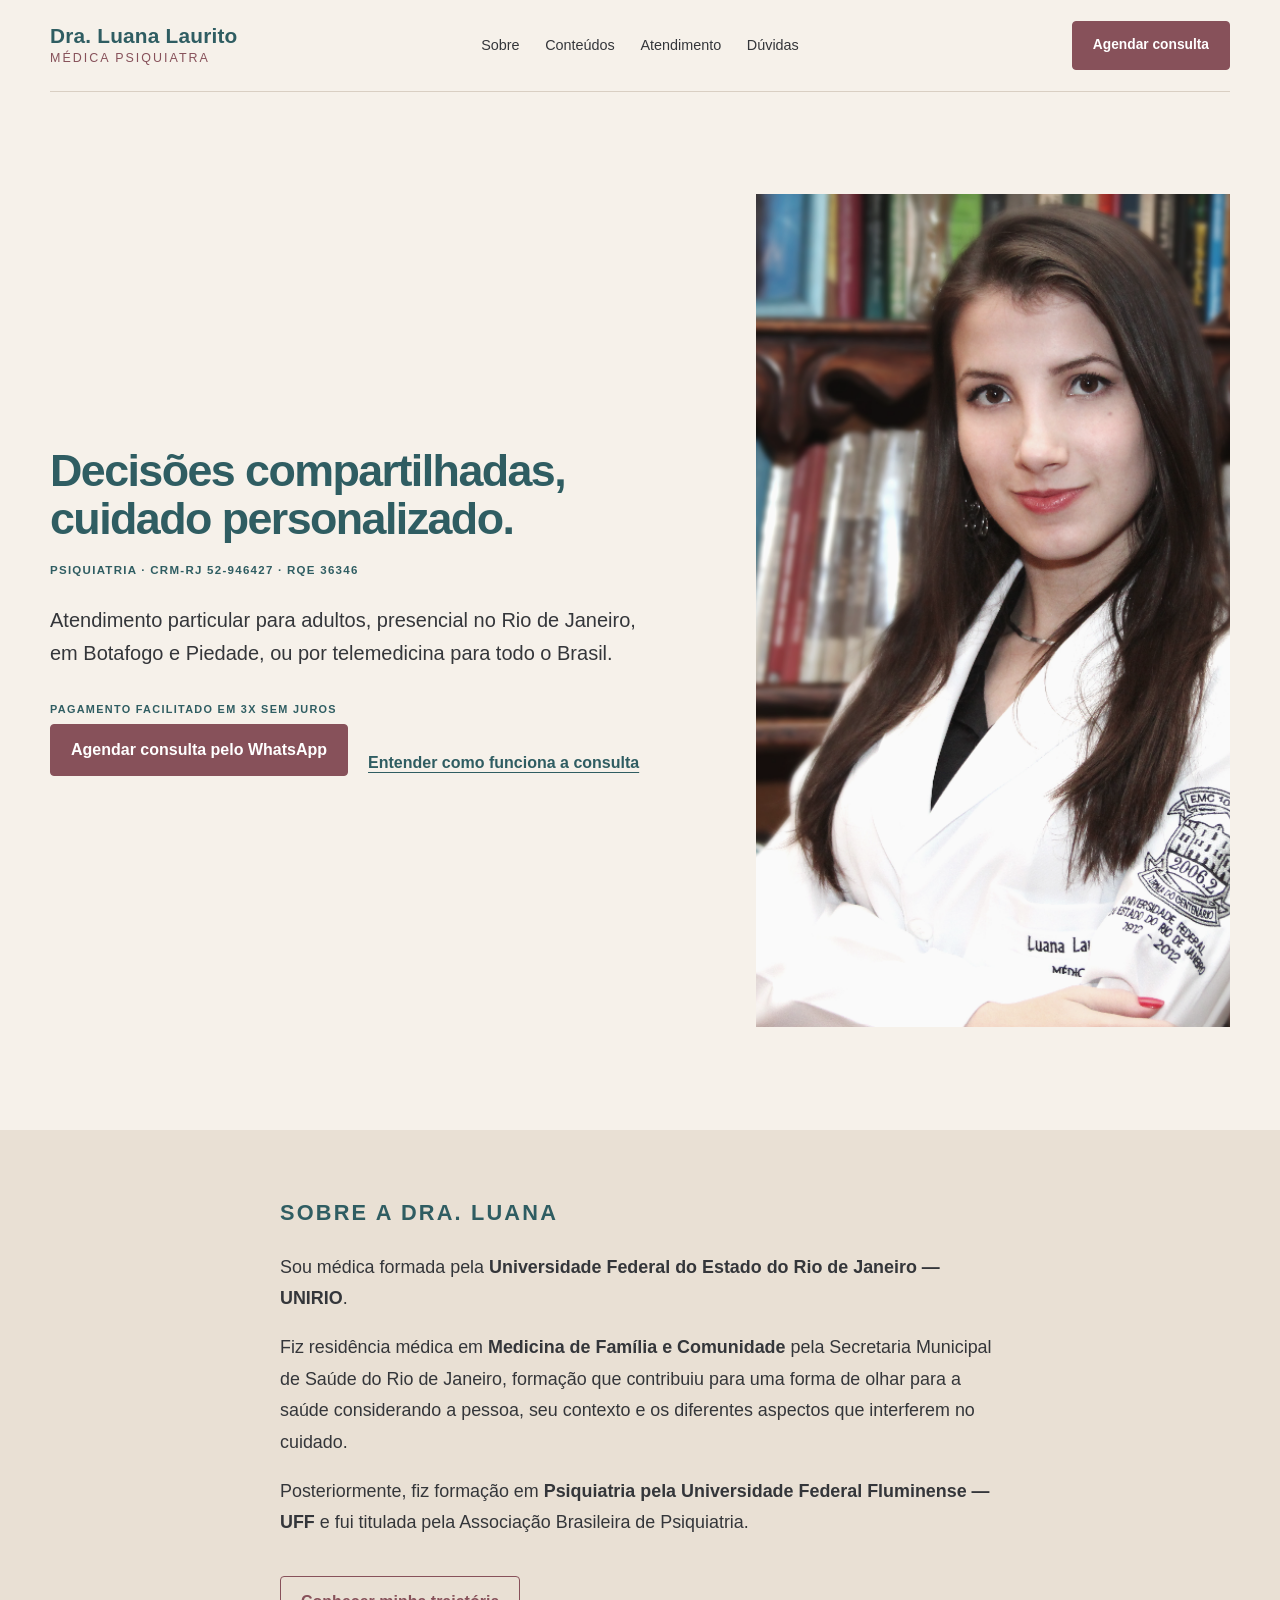
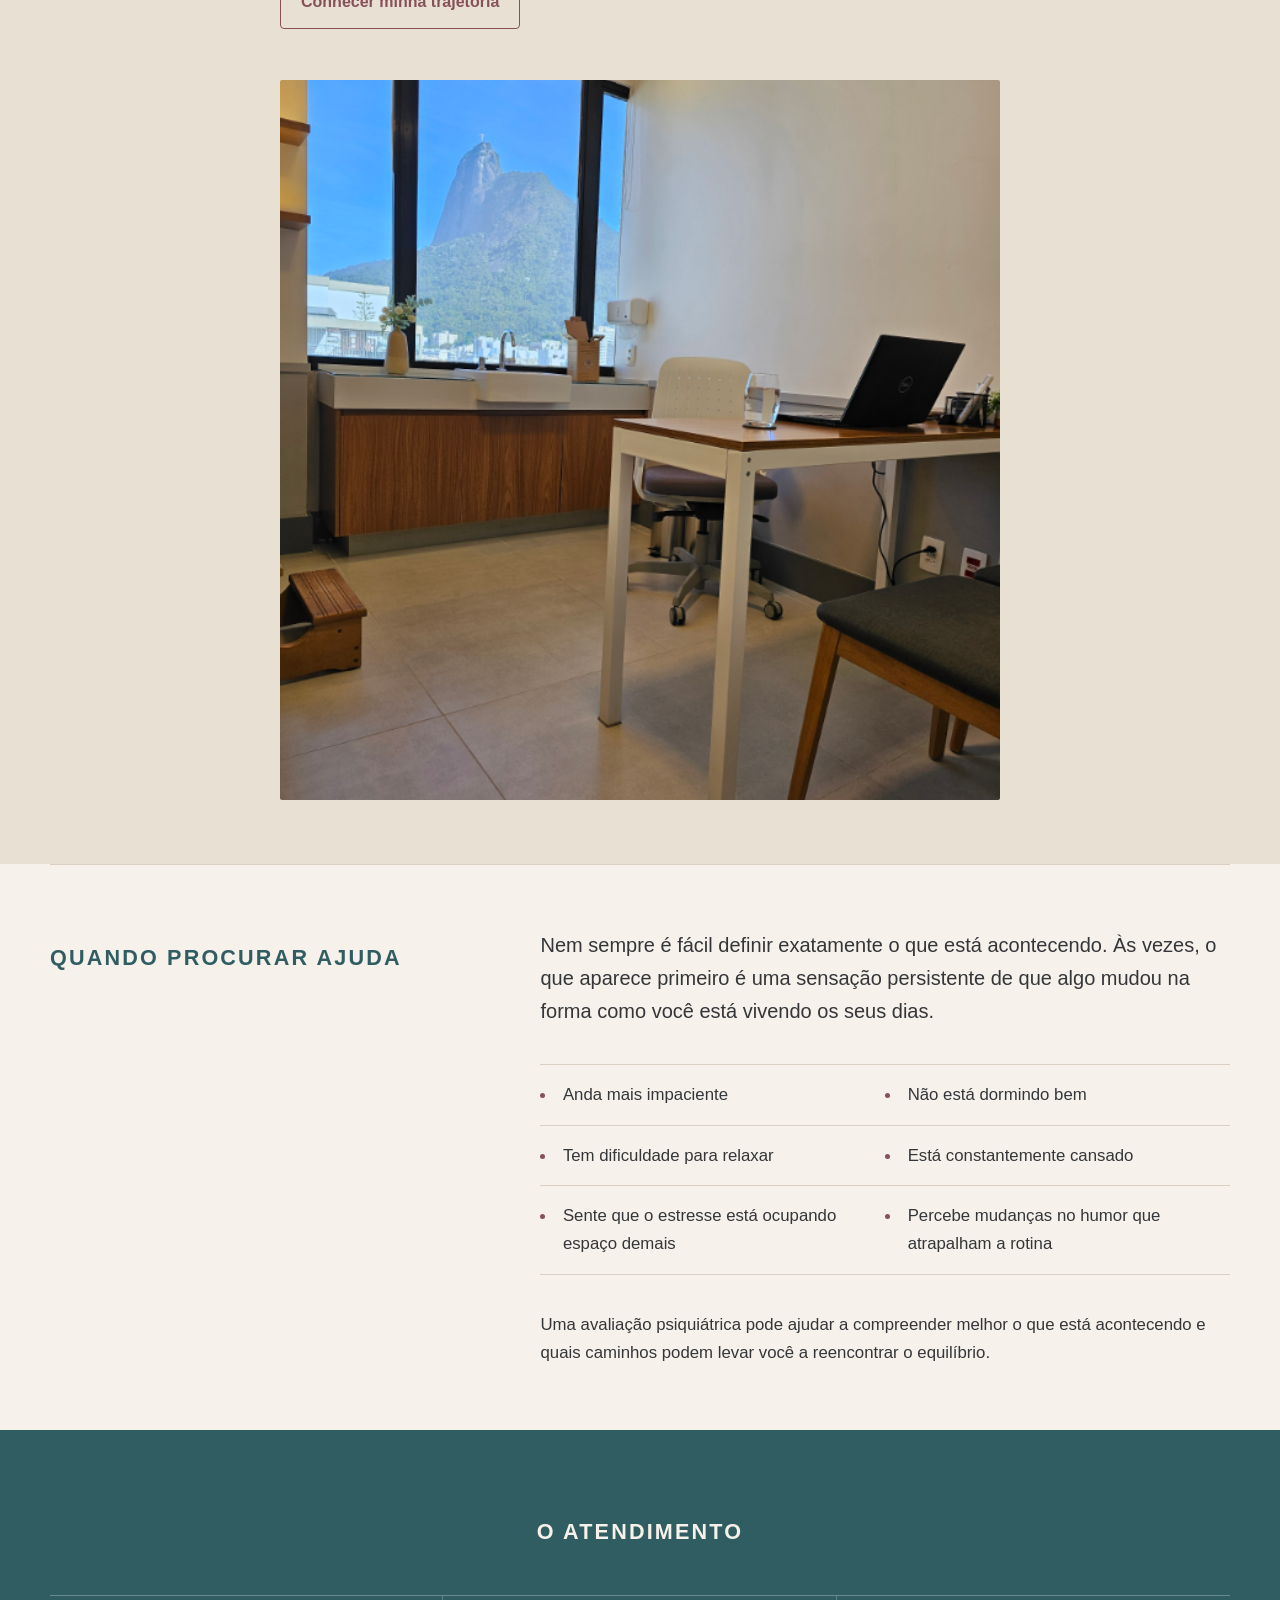
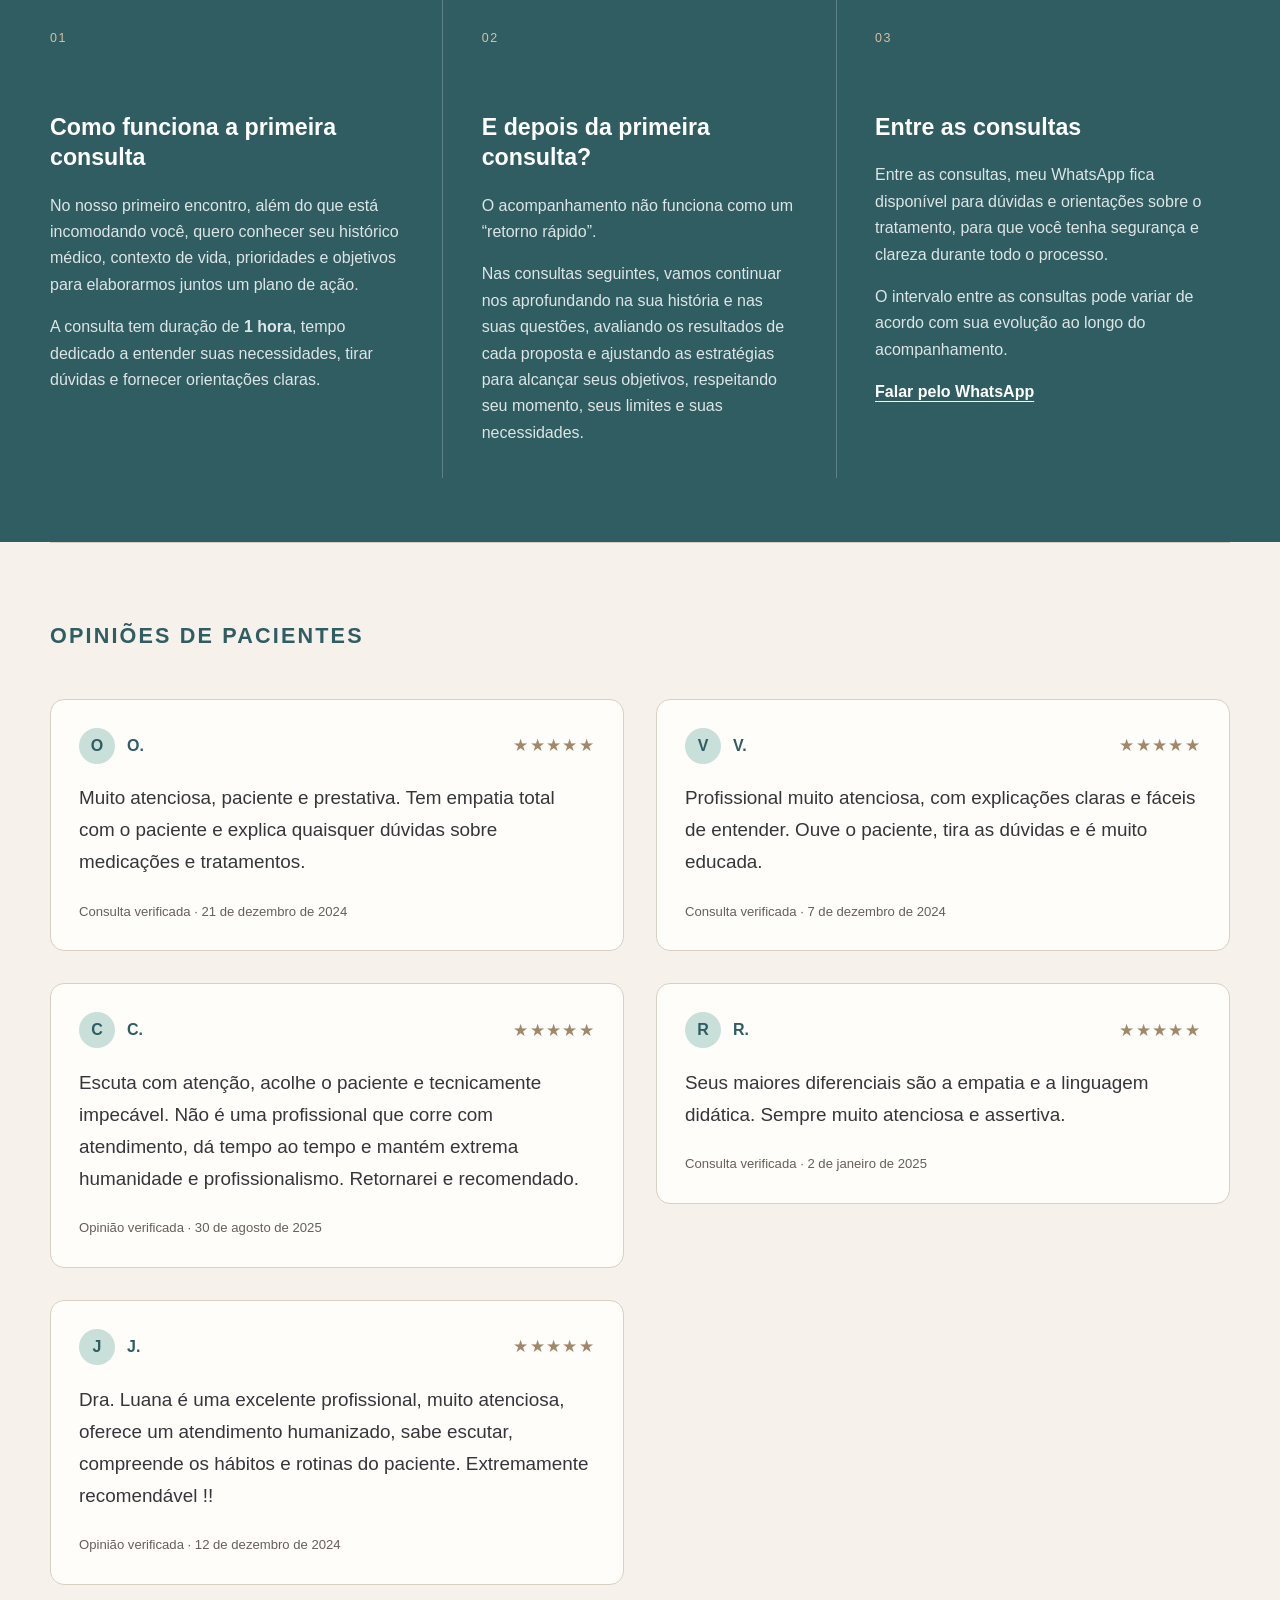
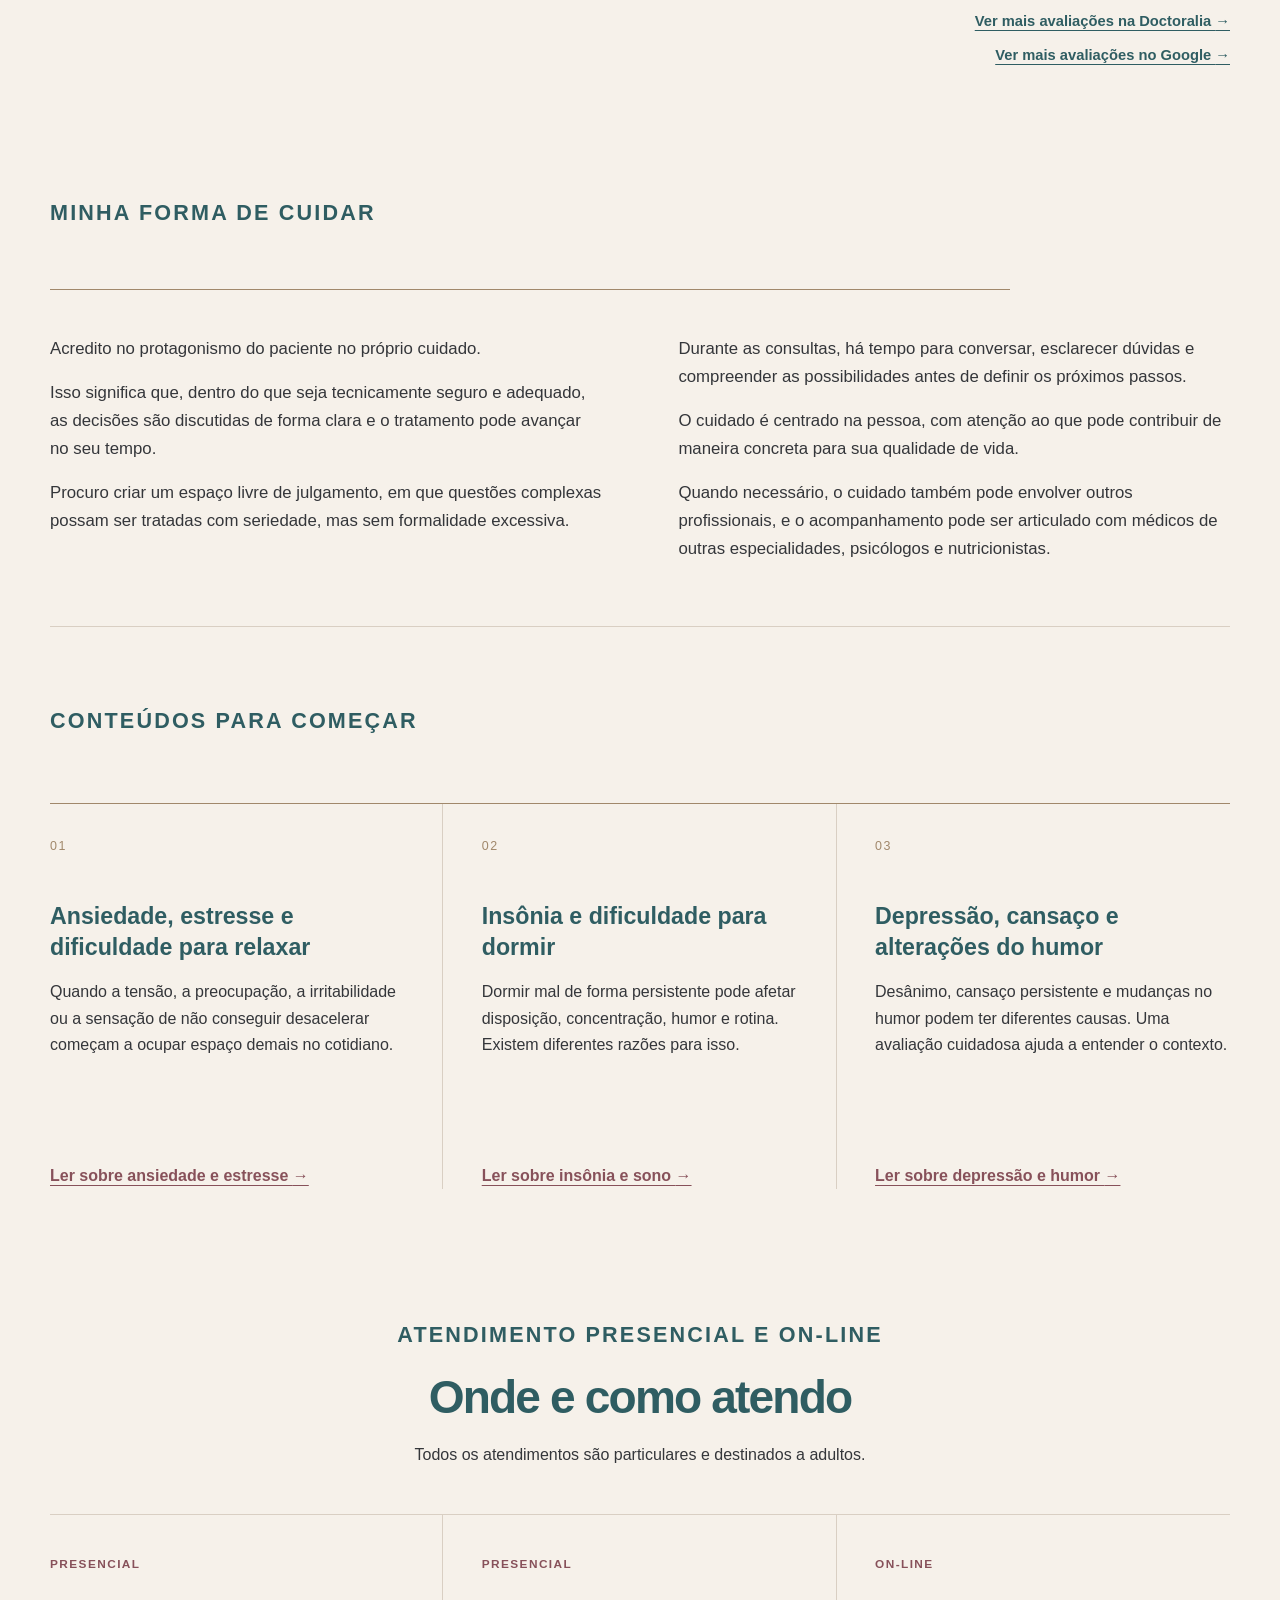
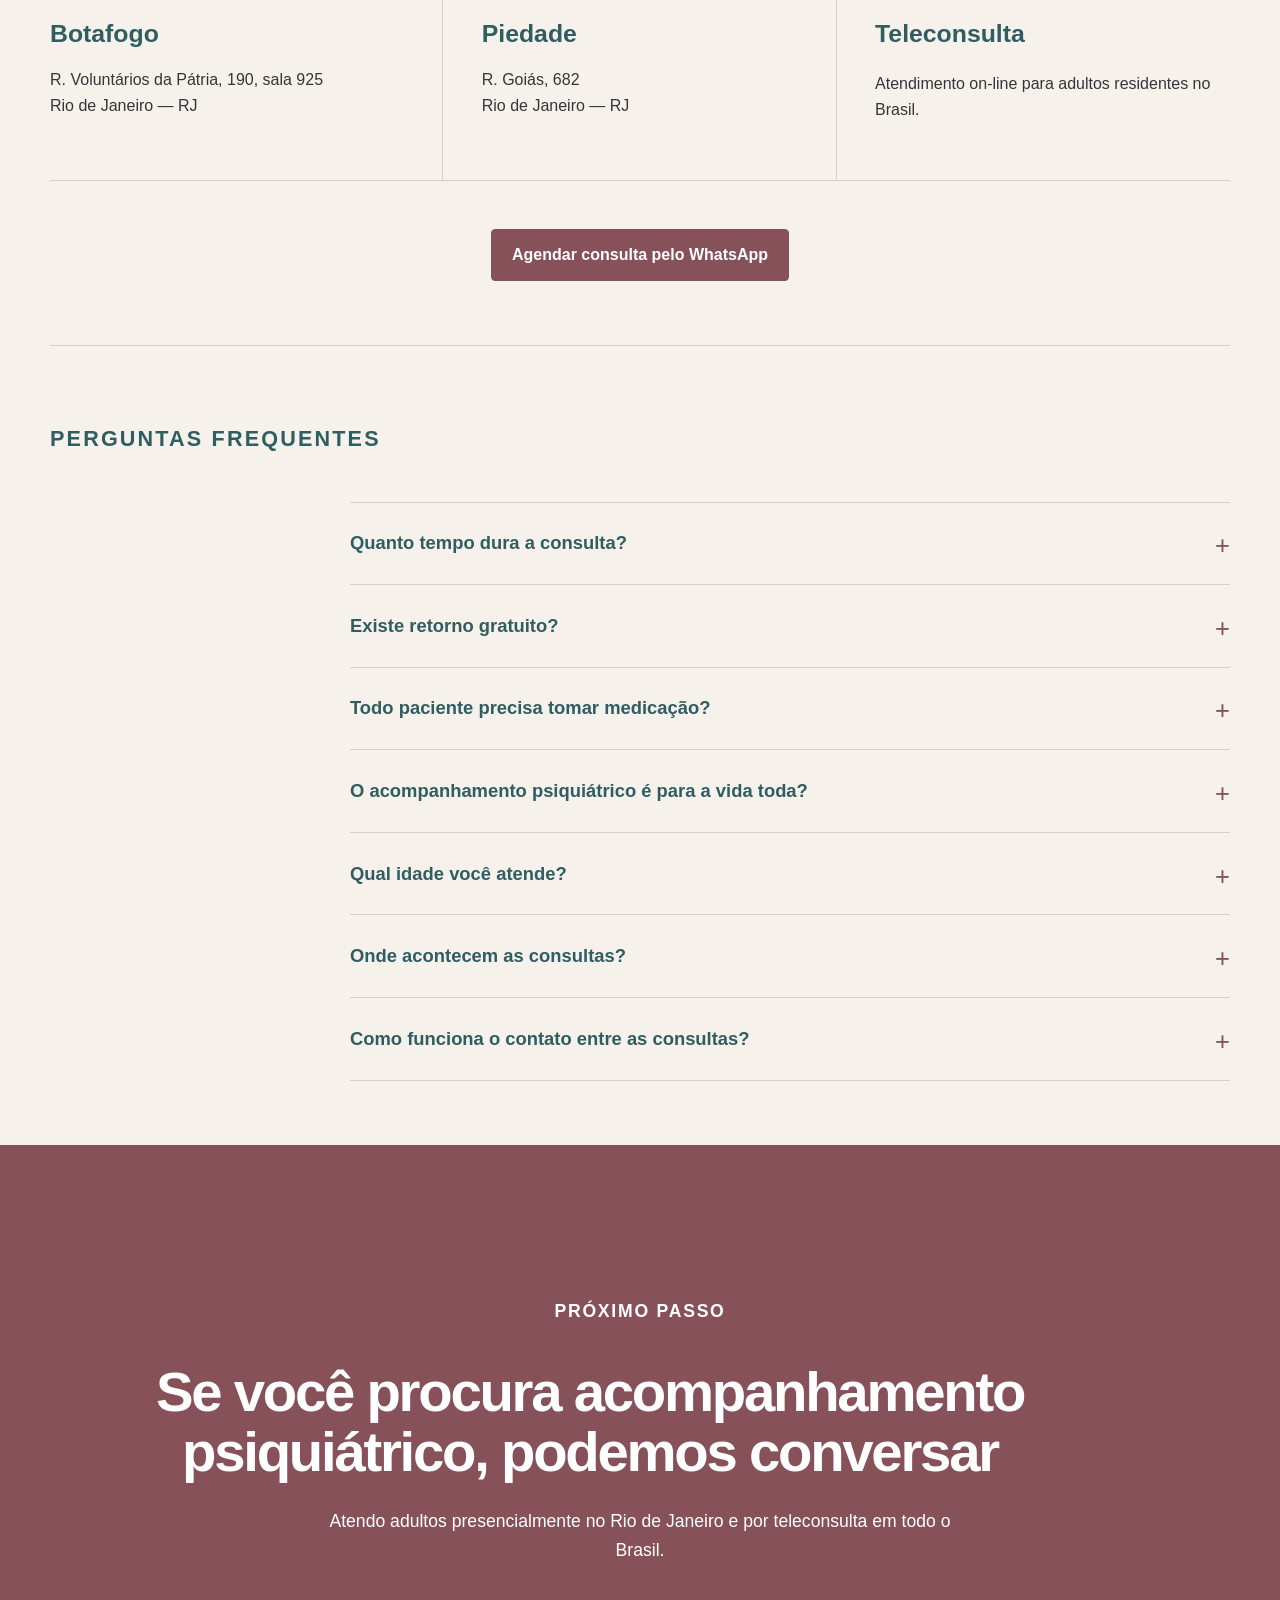
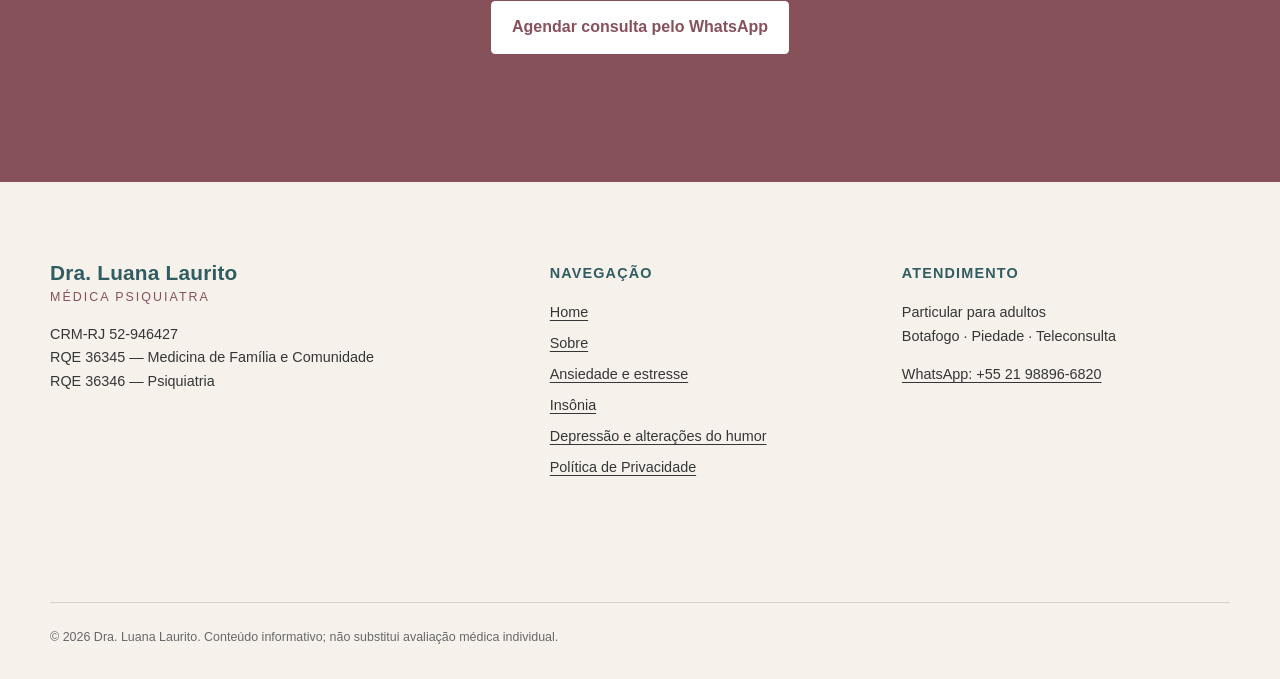
<file: index.html>
<!doctype html>
<html lang="pt-BR">
  <head>
    <meta charset="utf-8">
    <meta name="viewport" content="width=device-width, initial-scale=1">
    <meta name="robots" content="noindex, nofollow">
    <meta name="description" content="Atendimento psiquiátrico particular para adultos com a Dra. Luana Laurito, no Rio de Janeiro e por teleconsulta no Brasil.">
    <meta property="og:type" content="website">
    <meta property="og:locale" content="pt_BR">
    <meta property="og:title" content="Dra. Luana Laurito | Psiquiatria para adultos">
    <meta property="og:description" content="Atendimento psiquiátrico particular para adultos no Rio de Janeiro e por teleconsulta no Brasil.">
    <meta property="og:image" content="https://lualaurito.github.io/site-luana-laurito/assets/images/og.png">
    <meta property="og:image:width" content="1200">
    <meta property="og:image:height" content="630">
    <meta name="twitter:card" content="summary_large_image">
    <meta name="twitter:title" content="Dra. Luana Laurito | Psiquiatria para adultos">
    <meta name="twitter:description" content="Atendimento psiquiátrico particular para adultos no Rio de Janeiro e por teleconsulta no Brasil.">
    <meta name="twitter:image" content="https://lualaurito.github.io/site-luana-laurito/assets/images/og.png">
    <title>Dra. Luana Laurito | Psiquiatria para adultos</title>
    <link rel="stylesheet" href="assets/styles.css?v=12">
    <script type="application/ld+json">
      {
        "@context": "https://schema.org",
        "@type": "Physician",
        "name": "Dra. Luana Laurito",
        "medicalSpecialty": "Psychiatric",
        "telephone": "+55-21-98896-6820",
        "areaServed": ["Rio de Janeiro", "Brasil"],
        "availableService": {
          "@type": "MedicalProcedure",
          "name": "Consulta psiquiátrica para adultos"
        },
        "address": [
          {
            "@type": "PostalAddress",
            "streetAddress": "R. Voluntários da Pátria, 190, sala 925",
            "addressLocality": "Rio de Janeiro",
            "addressRegion": "RJ",
            "addressCountry": "BR"
          },
          {
            "@type": "PostalAddress",
            "streetAddress": "R. Goiás, 682",
            "addressLocality": "Rio de Janeiro",
            "addressRegion": "RJ",
            "addressCountry": "BR"
          }
        ]
      }
    </script>
    <!-- Google Tag Manager -->
    <script>(function(w,d,s,l,i){w[l]=w[l]||[];w[l].push({'gtm.start':
    new Date().getTime(),event:'gtm.js'});var f=d.getElementsByTagName(s)[0],
    j=d.createElement(s),dl=l!='dataLayer'?'&l='+l:'';j.async=true;j.src=
    'https://www.googletagmanager.com/gtm.js?id='+i+dl;f.parentNode.insertBefore(j,f);
    })(window,document,'script','dataLayer','GTM-TZX97SRK');</script>
    <!-- End Google Tag Manager -->
  </head>
  <body>
    <!-- Google Tag Manager (noscript) -->
    <noscript><iframe src="https://www.googletagmanager.com/ns.html?id=GTM-TZX97SRK"
    height="0" width="0" style="display:none;visibility:hidden"></iframe></noscript>
    <!-- End Google Tag Manager (noscript) -->
    <a class="skip-link" href="#conteudo">Pular para o conteúdo</a>
    <header class="site-header">
      <a class="brand" href="index.html" aria-label="Dra. Luana Laurito — página inicial">
        <span>Dra. Luana Laurito</span>
        <small>Médica psiquiatra</small>
      </a>
      <button class="nav-toggle" type="button" aria-expanded="false" aria-controls="menu-principal">
        <span class="sr-only">Abrir menu</span>
        <span aria-hidden="true"></span><span aria-hidden="true"></span>
      </button>
      <nav id="menu-principal" aria-label="Navegação principal">
        <a href="sobre.html">Sobre</a>
        <a href="#conteudos">Conteúdos</a>
        <a href="#atendimento">Atendimento</a>
        <a href="#duvidas">Dúvidas</a>
      </nav>
      <a class="button button-small header-cta" href="https://wa.me/5521988966820?text=Ol%C3%A1%2C%20vim%20pelo%20site%20e%20gostaria%20de%20agendar%20uma%20consulta%20com%20a%20Dra.%20Luana%20Laurito." target="_blank" rel="noopener noreferrer">Agendar consulta</a>
    </header>

    <main id="conteudo">
      <section class="hero">
        <div class="hero-copy">
          <h1>Decisões compartilhadas, cuidado personalizado.</h1>
          <p class="eyebrow">Psiquiatria · CRM-RJ 52-946427 · RQE 36346</p>
          <p class="hero-lead">Atendimento particular para adultos, presencial no Rio de Janeiro, em Botafogo e Piedade, ou por telemedicina para todo o Brasil.</p>
          <div class="hero-actions">
            <div class="hero-primary-action">
              <p class="payment-note">Pagamento facilitado em 3x sem juros</p>
              <a class="button" href="https://wa.me/5521988966820?text=Ol%C3%A1%2C%20vim%20pelo%20site%20e%20gostaria%20de%20agendar%20uma%20consulta%20com%20a%20Dra.%20Luana%20Laurito." target="_blank" rel="noopener noreferrer">Agendar consulta pelo WhatsApp</a>
            </div>
            <a class="text-link" href="#como-funciona">Entender como funciona a consulta</a>
          </div>
        </div>
        <div class="hero-portrait">
          <img src="assets/images/dra-luana-laurito.png" alt="Dra. Luana Laurito" width="950" height="833">
        </div>
      </section>

      <section class="section about-preview" aria-label="Sobre a Dra. Luana">
        <div class="about-copy">
          <p class="eyebrow">Sobre a Dra. Luana</p>
          <p>Sou médica formada pela <strong>Universidade Federal do Estado do Rio de Janeiro — UNIRIO</strong>.</p>
          <p>Fiz residência médica em <strong>Medicina de Família e Comunidade</strong> pela Secretaria Municipal de Saúde do Rio de Janeiro, formação que contribuiu para uma forma de olhar para a saúde considerando a pessoa, seu contexto e os diferentes aspectos que interferem no cuidado.</p>
          <p>Posteriormente, fiz formação em <strong>Psiquiatria pela Universidade Federal Fluminense — UFF</strong> e fui titulada pela Associação Brasileira de Psiquiatria.</p>
          <a class="button button-secondary" href="sobre.html">Conhecer minha trajetória</a>
        </div>
        <div class="office-image">
          <img src="assets/images/consultorio-botafogo.png" alt="Consultório da Dra. Luana Laurito em Botafogo, com vista para o Cristo Redentor" width="585" height="781" loading="lazy">
        </div>
      </section>

      <section class="section intro-band" aria-label="Quando procurar ajuda">
        <div class="section-heading">
          <p class="eyebrow">Quando procurar ajuda</p>
        </div>
        <div class="prose lead-prose">
          <p>Nem sempre é fácil definir exatamente o que está acontecendo. Às vezes, o que aparece primeiro é uma sensação persistente de que algo mudou na forma como você está vivendo os seus dias.</p>
          <ul class="symptom-list">
            <li>Anda mais impaciente</li>
            <li>Não está dormindo bem</li>
            <li>Tem dificuldade para relaxar</li>
            <li>Está constantemente cansado</li>
            <li>Sente que o estresse está ocupando espaço demais</li>
            <li>Percebe mudanças no humor que atrapalham a rotina</li>
          </ul>
          <p>Uma avaliação psiquiátrica pode ajudar a compreender melhor o que está acontecendo e quais caminhos podem levar você a reencontrar o equilíbrio.</p>
        </div>
      </section>

      <section class="section process-section" id="como-funciona" aria-label="O atendimento">
        <div class="section-heading centered">
          <p class="eyebrow">O atendimento</p>
        </div>
        <div class="process-grid">
          <article>
            <span class="step-number" aria-hidden="true">01</span>
            <h3>Como funciona a primeira consulta</h3>
            <p>No nosso primeiro encontro, além do que está incomodando você, quero conhecer seu histórico médico, contexto de vida, prioridades e objetivos para elaborarmos juntos um plano de ação.</p>
            <p>A consulta tem duração de <strong>1 hora</strong>, tempo dedicado a entender suas necessidades, tirar dúvidas e fornecer orientações claras.</p>
          </article>
          <article>
            <span class="step-number" aria-hidden="true">02</span>
            <h3>E depois da primeira consulta?</h3>
            <p>O acompanhamento não funciona como um “retorno rápido”.</p>
            <p>Nas consultas seguintes, vamos continuar nos aprofundando na sua história e nas suas questões, avaliando os resultados de cada proposta e ajustando as estratégias para alcançar seus objetivos, respeitando seu momento, seus limites e suas necessidades.</p>
          </article>
          <article>
            <span class="step-number" aria-hidden="true">03</span>
            <h3>Entre as consultas</h3>
            <p>Entre as consultas, meu WhatsApp fica disponível para dúvidas e orientações sobre o tratamento, para que você tenha segurança e clareza durante todo o processo.</p>
            <p>O intervalo entre as consultas pode variar de acordo com sua evolução ao longo do acompanhamento.</p>
            <a class="text-link" href="https://wa.me/5521988966820?text=Ol%C3%A1%2C%20vim%20pelo%20site%20e%20gostaria%20de%20agendar%20uma%20consulta%20com%20a%20Dra.%20Luana%20Laurito." target="_blank" rel="noopener noreferrer">Falar pelo WhatsApp</a>
          </article>
        </div>
      </section>

      <section class="section testimonials-section" aria-label="Opiniões de pacientes">
        <div class="section-heading">
          <p class="eyebrow">Opiniões de pacientes</p>
        </div>
        <div class="testimonials-grid">
          <article class="testimonial-card">
            <div class="testimonial-header">
              <div class="testimonial-author">
                <span class="testimonial-avatar" aria-hidden="true">O</span>
                <strong>O.</strong>
              </div>
              <span class="testimonial-stars" aria-label="5 de 5 estrelas">★★★★★</span>
            </div>
            <blockquote>
              <p>Muito atenciosa, paciente e prestativa. Tem empatia total com o paciente e explica quaisquer dúvidas sobre medicações e tratamentos.</p>
            </blockquote>
            <p class="testimonial-meta">Consulta verificada · 21 de dezembro de 2024</p>
          </article>
          <article class="testimonial-card">
            <div class="testimonial-header">
              <div class="testimonial-author">
                <span class="testimonial-avatar" aria-hidden="true">V</span>
                <strong>V.</strong>
              </div>
              <span class="testimonial-stars" aria-label="5 de 5 estrelas">★★★★★</span>
            </div>
            <blockquote>
              <p>Profissional muito atenciosa, com explicações claras e fáceis de entender. Ouve o paciente, tira as dúvidas e é muito educada.</p>
            </blockquote>
            <p class="testimonial-meta">Consulta verificada · 7 de dezembro de 2024</p>
          </article>
          <article class="testimonial-card">
            <div class="testimonial-header">
              <div class="testimonial-author">
                <span class="testimonial-avatar" aria-hidden="true">C</span>
                <strong>C.</strong>
              </div>
              <span class="testimonial-stars" aria-label="5 de 5 estrelas">★★★★★</span>
            </div>
            <blockquote>
              <p>Escuta com atenção, acolhe o paciente e tecnicamente impecável. Não é uma profissional que corre com atendimento, dá tempo ao tempo e mantém extrema humanidade e profissionalismo. Retornarei e recomendado.</p>
            </blockquote>
            <p class="testimonial-meta">Opinião verificada · 30 de agosto de 2025</p>
          </article>
          <article class="testimonial-card">
            <div class="testimonial-header">
              <div class="testimonial-author">
                <span class="testimonial-avatar" aria-hidden="true">R</span>
                <strong>R.</strong>
              </div>
              <span class="testimonial-stars" aria-label="5 de 5 estrelas">★★★★★</span>
            </div>
            <blockquote>
              <p>Seus maiores diferenciais são a empatia e a linguagem didática. Sempre muito atenciosa e assertiva.</p>
            </blockquote>
            <p class="testimonial-meta">Consulta verificada · 2 de janeiro de 2025</p>
          </article>
          <article class="testimonial-card">
            <div class="testimonial-header">
              <div class="testimonial-author">
                <span class="testimonial-avatar" aria-hidden="true">J</span>
                <strong>J.</strong>
              </div>
              <span class="testimonial-stars" aria-label="5 de 5 estrelas">★★★★★</span>
            </div>
            <blockquote>
              <p>Dra. Luana é uma excelente profissional, muito atenciosa, oferece um atendimento humanizado, sabe escutar, compreende os hábitos e rotinas do paciente. Extremamente recomendável !!</p>
            </blockquote>
            <p class="testimonial-meta">Opinião verificada · 12 de dezembro de 2024</p>
          </article>
        </div>
        <div class="testimonials-more">
          <a class="text-link" href="https://www.doctoralia.com.br/luana-laurito/psiquiatra/rio-de-janeiro" target="_blank" rel="noopener noreferrer">Ver mais avaliações na Doctoralia <span aria-hidden="true">→</span></a>
          <a class="text-link" href="https://share.google/Zbl5nYH9Uchkx6Apj" target="_blank" rel="noopener noreferrer">Ver mais avaliações no Google <span aria-hidden="true">→</span></a>
        </div>
      </section>

      <section class="section care-section" aria-label="Minha forma de cuidar">
        <div class="care-statement">
          <p class="eyebrow">Minha forma de cuidar</p>
        </div>
        <div class="prose two-columns">
          <div>
            <p>Acredito no protagonismo do paciente no próprio cuidado.</p>
            <p>Isso significa que, dentro do que seja tecnicamente seguro e adequado, as decisões são discutidas de forma clara e o tratamento pode avançar no seu tempo.</p>
            <p>Procuro criar um espaço livre de julgamento, em que questões complexas possam ser tratadas com seriedade, mas sem formalidade excessiva.</p>
          </div>
          <div>
            <p>Durante as consultas, há tempo para conversar, esclarecer dúvidas e compreender as possibilidades antes de definir os próximos passos.</p>
            <p>O cuidado é centrado na pessoa, com atenção ao que pode contribuir de maneira concreta para sua qualidade de vida.</p>
            <p>Quando necessário, o cuidado também pode envolver outros profissionais, e o acompanhamento pode ser articulado com médicos de outras especialidades, psicólogos e nutricionistas.</p>
          </div>
        </div>
      </section>

      <section class="section content-section" id="conteudos" aria-label="Conteúdos para começar">
        <div class="section-heading">
          <p class="eyebrow">Conteúdos para começar</p>
        </div>
        <div class="content-grid">
          <article class="content-card">
            <span>01</span>
            <h3>Ansiedade, estresse e dificuldade para relaxar</h3>
            <p>Quando a tensão, a preocupação, a irritabilidade ou a sensação de não conseguir desacelerar começam a ocupar espaço demais no cotidiano.</p>
            <a href="ansiedade-estresse.html">Ler sobre ansiedade e estresse <span aria-hidden="true">→</span></a>
          </article>
          <article class="content-card">
            <span>02</span>
            <h3>Insônia e dificuldade para dormir</h3>
            <p>Dormir mal de forma persistente pode afetar disposição, concentração, humor e rotina. Existem diferentes razões para isso.</p>
            <a href="insonia.html">Ler sobre insônia e sono <span aria-hidden="true">→</span></a>
          </article>
          <article class="content-card">
            <span>03</span>
            <h3>Depressão, cansaço e alterações do humor</h3>
            <p>Desânimo, cansaço persistente e mudanças no humor podem ter diferentes causas. Uma avaliação cuidadosa ajuda a entender o contexto.</p>
            <a href="depressao-humor.html">Ler sobre depressão e humor <span aria-hidden="true">→</span></a>
          </article>
        </div>
      </section>

      <section class="section locations-section" id="atendimento" aria-labelledby="locais-titulo">
        <div class="section-heading centered">
          <p class="eyebrow">Atendimento presencial e on-line</p>
          <h2 id="locais-titulo">Onde e como atendo</h2>
          <p>Todos os atendimentos são particulares e destinados a adultos.</p>
        </div>
        <div class="locations-grid">
          <article>
            <p class="location-type">Presencial</p>
            <h3>Botafogo</h3>
            <address>R. Voluntários da Pátria, 190, sala 925<br>Rio de Janeiro — RJ</address>
          </article>
          <article>
            <p class="location-type">Presencial</p>
            <h3>Piedade</h3>
            <address>R. Goiás, 682<br>Rio de Janeiro — RJ</address>
          </article>
          <article>
            <p class="location-type">On-line</p>
            <h3>Teleconsulta</h3>
            <p>Atendimento on-line para adultos residentes no Brasil.</p>
          </article>
        </div>
        <div class="centered-action">
          <a class="button" href="https://wa.me/5521988966820?text=Ol%C3%A1%2C%20vim%20pelo%20site%20e%20gostaria%20de%20agendar%20uma%20consulta%20com%20a%20Dra.%20Luana%20Laurito." target="_blank" rel="noopener noreferrer">Agendar consulta pelo WhatsApp</a>
        </div>
      </section>

      <section class="section faq-section" id="duvidas" aria-label="Perguntas frequentes">
        <div class="section-heading">
          <p class="eyebrow">Perguntas frequentes</p>
        </div>
        <div class="faq-list">
          <details>
            <summary>Quanto tempo dura a consulta?</summary>
            <p>Todas as consultas têm duração de <strong>1 hora</strong>.</p>
          </details>
          <details>
            <summary>Existe retorno gratuito?</summary>
            <p>Por se tratar de um acompanhamento prolongado, com necessidade de reavaliação dos sintomas e de ajustes regulares que exigem muita atenção, as consultas são cobradas individualmente, independentemente do intervalo entre elas.</p>
          </details>
          <details>
            <summary>Todo paciente precisa tomar medicação?</summary>
            <p>Não necessariamente. A necessidade de medicação depende de uma avaliação individual e do que for considerado adequado para cada situação.</p>
          </details>
          <details>
            <summary>O acompanhamento psiquiátrico é para a vida toda?</summary>
            <p>Não necessariamente. A duração do acompanhamento depende do quadro de cada paciente, de seus objetivos e da evolução ao longo do tempo.</p>
          </details>
          <details>
            <summary>Qual idade você atende?</summary>
            <p>Atendo somente <strong>maiores de 18 anos</strong>.</p>
          </details>
          <details>
            <summary>Onde acontecem as consultas?</summary>
            <p>Presencialmente em Botafogo e Piedade, no Rio de Janeiro, e por teleconsulta para adultos residentes no Brasil.</p>
          </details>
          <details>
            <summary>Como funciona o contato entre as consultas?</summary>
            <p>A comunicação acontece exclusivamente por texto via WhatsApp, para dúvidas e orientações básicas relacionadas ao acompanhamento.</p>
          </details>
        </div>
      </section>

      <section class="final-cta" aria-labelledby="agendar-titulo">
        <p class="eyebrow">Próximo passo</p>
        <h2 id="agendar-titulo">Se você procura acompanhamento psiquiátrico, podemos conversar</h2>
        <p>Atendo adultos presencialmente no Rio de Janeiro e por teleconsulta em todo o Brasil.</p>
        <a class="button button-light" href="https://wa.me/5521988966820?text=Ol%C3%A1%2C%20vim%20pelo%20site%20e%20gostaria%20de%20agendar%20uma%20consulta%20com%20a%20Dra.%20Luana%20Laurito." target="_blank" rel="noopener noreferrer">Agendar consulta pelo WhatsApp</a>
      </section>
    </main>

    <footer class="site-footer">
      <div class="footer-identity">
        <a class="brand" href="index.html"><span>Dra. Luana Laurito</span><small>Médica psiquiatra</small></a>
        <p>CRM-RJ 52-946427<br>RQE 36345 — Medicina de Família e Comunidade<br>RQE 36346 — Psiquiatria</p>
      </div>
      <div>
        <h2>Navegação</h2>
        <ul>
          <li><a href="index.html">Home</a></li>
          <li><a href="sobre.html">Sobre</a></li>
          <li><a href="ansiedade-estresse.html">Ansiedade e estresse</a></li>
          <li><a href="insonia.html">Insônia</a></li>
          <li><a href="depressao-humor.html">Depressão e alterações do humor</a></li>
          <li><a href="politica-de-privacidade.html">Política de Privacidade</a></li>
        </ul>
      </div>
      <div>
        <h2>Atendimento</h2>
        <p>Particular para adultos<br>Botafogo · Piedade · Teleconsulta</p>
        <a href="https://wa.me/5521988966820?text=Ol%C3%A1%2C%20vim%20pelo%20site%20e%20gostaria%20de%20agendar%20uma%20consulta%20com%20a%20Dra.%20Luana%20Laurito." target="_blank" rel="noopener noreferrer">WhatsApp: +55 21 98896-6820</a>
      </div>
      <p class="footer-note">© <span data-current-year>2026</span> Dra. Luana Laurito. Conteúdo informativo; não substitui avaliação médica individual.</p>
    </footer>
    <script src="assets/site.js?v=1" defer></script>
  </body>
</html>
</file>
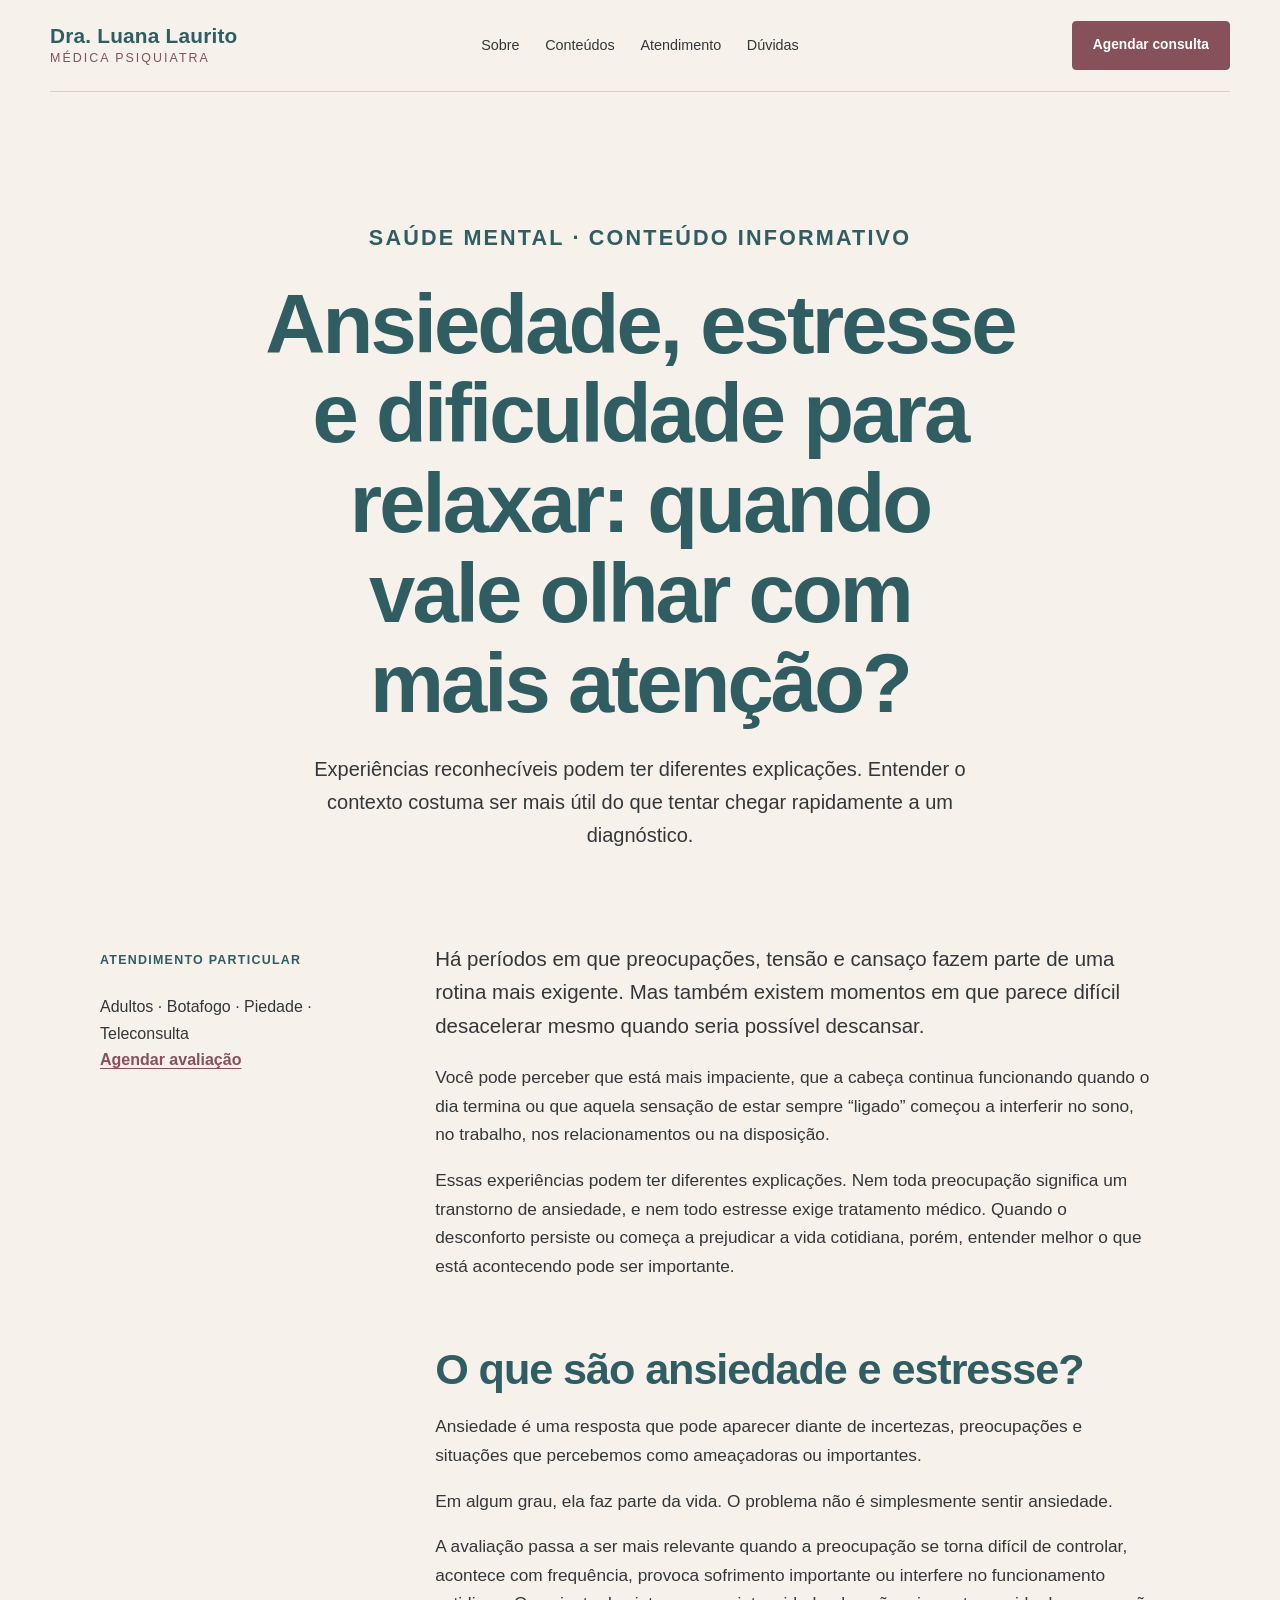
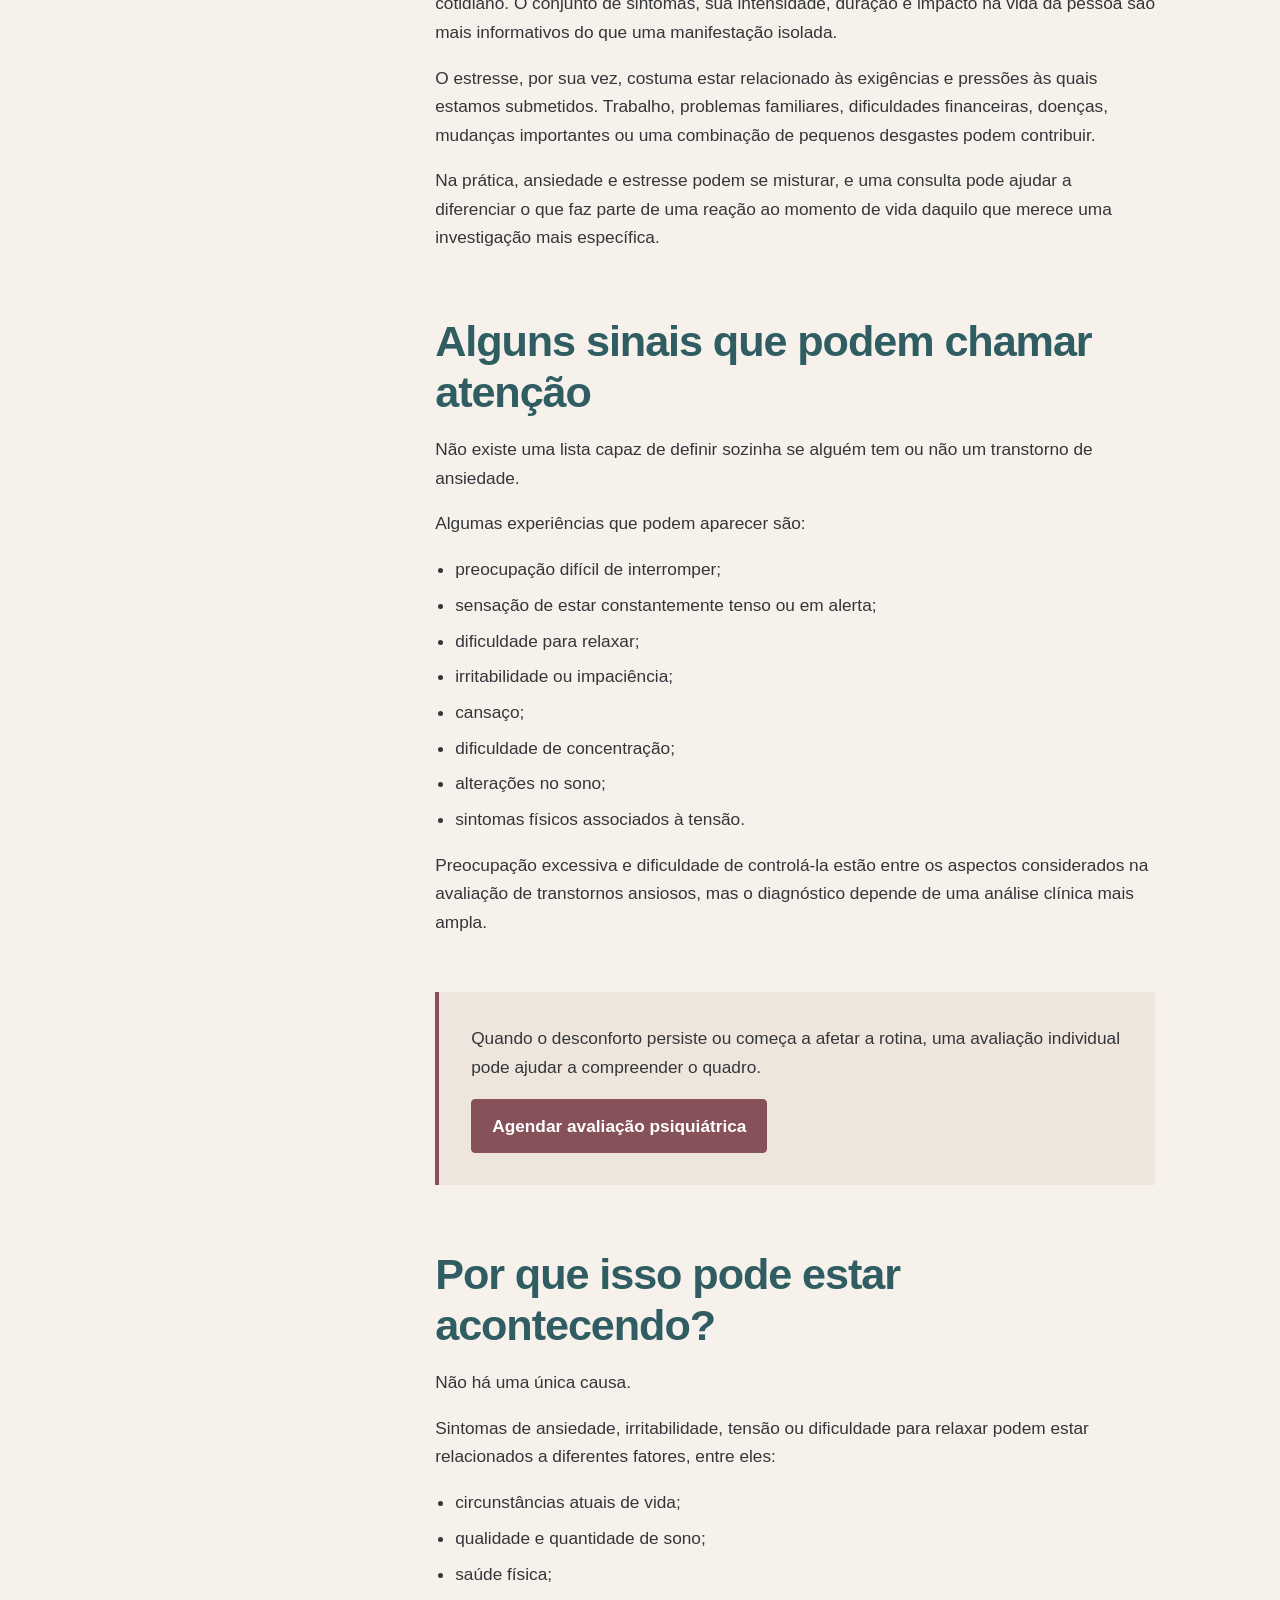
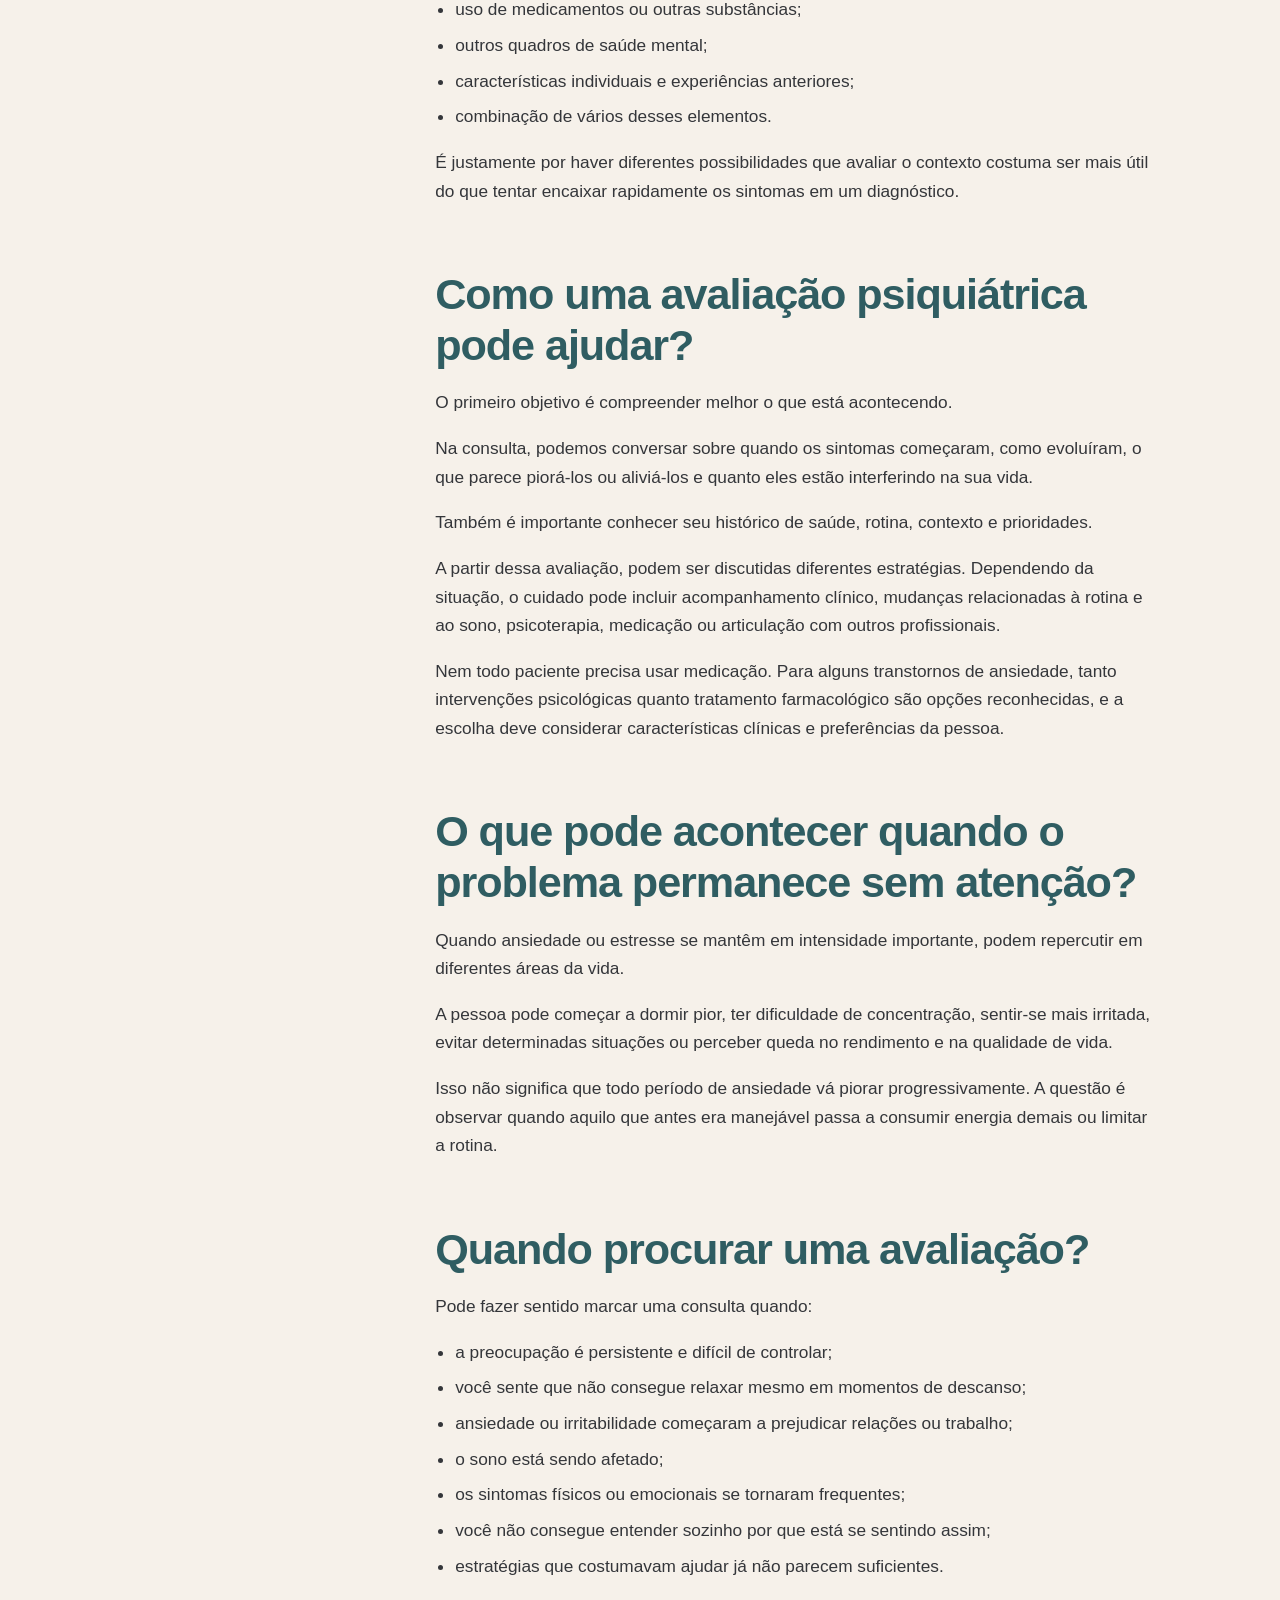
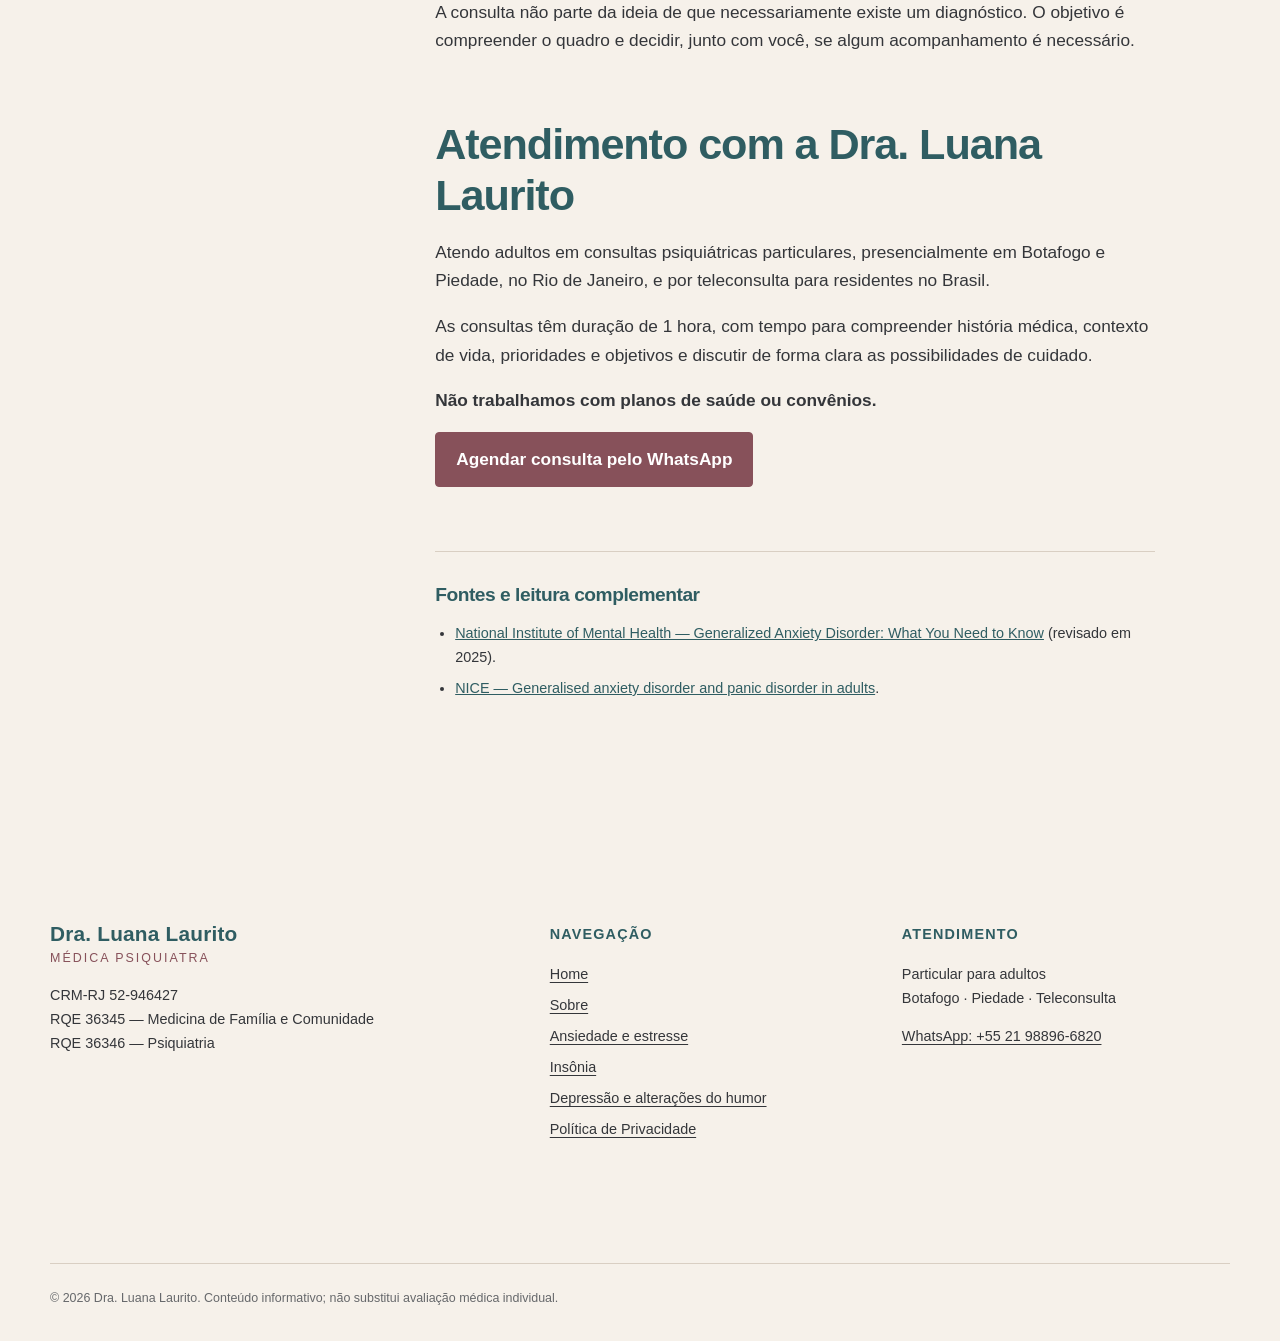
<file: ansiedade-estresse.html>
<!doctype html>
<html lang="pt-BR">
  <head>
    <meta charset="utf-8">
    <meta name="viewport" content="width=device-width, initial-scale=1">
    <meta name="robots" content="noindex, nofollow">
    <meta name="description" content="Entenda quando ansiedade, estresse, irritabilidade e dificuldade para relaxar podem merecer avaliação. Atendimento psiquiátrico particular para adultos.">
    <meta property="og:type" content="article">
    <meta property="og:locale" content="pt_BR">
    <meta property="og:title" content="Ansiedade, estresse e dificuldade para relaxar">
    <meta property="og:description" content="Entenda quando preocupação, tensão e dificuldade para relaxar podem merecer uma avaliação mais cuidadosa.">
    <meta property="og:image" content="https://lualaurito.github.io/site-luana-laurito/assets/images/og.png">
    <meta property="og:image:width" content="1200">
    <meta property="og:image:height" content="630">
    <meta name="twitter:card" content="summary_large_image">
    <meta name="twitter:title" content="Ansiedade, estresse e dificuldade para relaxar">
    <meta name="twitter:description" content="Entenda quando preocupação, tensão e dificuldade para relaxar podem merecer uma avaliação mais cuidadosa.">
    <meta name="twitter:image" content="https://lualaurito.github.io/site-luana-laurito/assets/images/og.png">
    <title>Ansiedade, estresse e dificuldade para relaxar | Dra. Luana Laurito</title>
    <link rel="stylesheet" href="assets/styles.css?v=12">
    <script type="application/ld+json">
      {"@context":"https://schema.org","@type":"MedicalWebPage","headline":"Ansiedade, estresse e dificuldade para relaxar: quando vale olhar com mais atenção?","about":"Ansiedade e estresse em adultos","dateModified":"2026-08-30","author":{"@type":"Physician","name":"Dra. Luana Laurito","identifier":"CRM-RJ 52-946427","medicalSpecialty":"Psychiatric"}}
    </script>
    <!-- Google Tag Manager -->
    <script>(function(w,d,s,l,i){w[l]=w[l]||[];w[l].push({'gtm.start':
    new Date().getTime(),event:'gtm.js'});var f=d.getElementsByTagName(s)[0],
    j=d.createElement(s),dl=l!='dataLayer'?'&l='+l:'';j.async=true;j.src=
    'https://www.googletagmanager.com/gtm.js?id='+i+dl;f.parentNode.insertBefore(j,f);
    })(window,document,'script','dataLayer','GTM-TZX97SRK');</script>
    <!-- End Google Tag Manager -->
  </head>
  <body>
    <!-- Google Tag Manager (noscript) -->
    <noscript><iframe src="https://www.googletagmanager.com/ns.html?id=GTM-TZX97SRK"
    height="0" width="0" style="display:none;visibility:hidden"></iframe></noscript>
    <!-- End Google Tag Manager (noscript) -->
    <a class="skip-link" href="#conteudo">Pular para o conteúdo</a>
    <header class="site-header">
      <a class="brand" href="index.html" aria-label="Dra. Luana Laurito — página inicial"><span>Dra. Luana Laurito</span><small>Médica psiquiatra</small></a>
      <button class="nav-toggle" type="button" aria-expanded="false" aria-controls="menu-principal"><span class="sr-only">Abrir menu</span><span aria-hidden="true"></span><span aria-hidden="true"></span></button>
      <nav id="menu-principal" aria-label="Navegação principal"><a href="sobre.html">Sobre</a><a href="index.html#conteudos">Conteúdos</a><a href="index.html#atendimento">Atendimento</a><a href="index.html#duvidas">Dúvidas</a></nav>
      <a class="button button-small header-cta" href="https://wa.me/5521988966820?text=Ol%C3%A1%2C%20vim%20pelo%20site%20e%20gostaria%20de%20agendar%20uma%20consulta%20com%20a%20Dra.%20Luana%20Laurito." target="_blank" rel="noopener noreferrer">Agendar consulta</a>
    </header>

    <main id="conteudo">
      <header class="inner-hero">
        <p class="eyebrow">Saúde mental · Conteúdo informativo</p>
        <h1>Ansiedade, estresse e dificuldade para relaxar: quando vale olhar com mais atenção?</h1>
        <p class="hero-lead">Experiências reconhecíveis podem ter diferentes explicações. Entender o contexto costuma ser mais útil do que tentar chegar rapidamente a um diagnóstico.</p>
      </header>

      <div class="article-layout">
        <aside class="article-aside">
          <p>Atendimento particular</p>
          <span>Adultos · Botafogo · Piedade · Teleconsulta</span>
          <a href="https://wa.me/5521988966820?text=Ol%C3%A1%2C%20vim%20pelo%20site%20e%20gostaria%20de%20agendar%20uma%20consulta%20com%20a%20Dra.%20Luana%20Laurito." target="_blank" rel="noopener noreferrer">Agendar avaliação</a>
        </aside>
        <article class="article-body">
          <p>Há períodos em que preocupações, tensão e cansaço fazem parte de uma rotina mais exigente. Mas também existem momentos em que parece difícil desacelerar mesmo quando seria possível descansar.</p>
          <p>Você pode perceber que está mais impaciente, que a cabeça continua funcionando quando o dia termina ou que aquela sensação de estar sempre “ligado” começou a interferir no sono, no trabalho, nos relacionamentos ou na disposição.</p>
          <p>Essas experiências podem ter diferentes explicações. Nem toda preocupação significa um transtorno de ansiedade, e nem todo estresse exige tratamento médico. Quando o desconforto persiste ou começa a prejudicar a vida cotidiana, porém, entender melhor o que está acontecendo pode ser importante.</p>

          <h2>O que são ansiedade e estresse?</h2>
          <p>Ansiedade é uma resposta que pode aparecer diante de incertezas, preocupações e situações que percebemos como ameaçadoras ou importantes.</p>
          <p>Em algum grau, ela faz parte da vida. O problema não é simplesmente sentir ansiedade.</p>
          <p>A avaliação passa a ser mais relevante quando a preocupação se torna difícil de controlar, acontece com frequência, provoca sofrimento importante ou interfere no funcionamento cotidiano. O conjunto de sintomas, sua intensidade, duração e impacto na vida da pessoa são mais informativos do que uma manifestação isolada.</p>
          <p>O estresse, por sua vez, costuma estar relacionado às exigências e pressões às quais estamos submetidos. Trabalho, problemas familiares, dificuldades financeiras, doenças, mudanças importantes ou uma combinação de pequenos desgastes podem contribuir.</p>
          <p>Na prática, ansiedade e estresse podem se misturar, e uma consulta pode ajudar a diferenciar o que faz parte de uma reação ao momento de vida daquilo que merece uma investigação mais específica.</p>

          <h2>Alguns sinais que podem chamar atenção</h2>
          <p>Não existe uma lista capaz de definir sozinha se alguém tem ou não um transtorno de ansiedade.</p>
          <p>Algumas experiências que podem aparecer são:</p>
          <ul>
            <li>preocupação difícil de interromper;</li>
            <li>sensação de estar constantemente tenso ou em alerta;</li>
            <li>dificuldade para relaxar;</li>
            <li>irritabilidade ou impaciência;</li>
            <li>cansaço;</li>
            <li>dificuldade de concentração;</li>
            <li>alterações no sono;</li>
            <li>sintomas físicos associados à tensão.</li>
          </ul>
          <p>Preocupação excessiva e dificuldade de controlá-la estão entre os aspectos considerados na avaliação de transtornos ansiosos, mas o diagnóstico depende de uma análise clínica mais ampla.</p>

          <div class="article-cta">
            <p>Quando o desconforto persiste ou começa a afetar a rotina, uma avaliação individual pode ajudar a compreender o quadro.</p>
            <a class="button" href="https://wa.me/5521988966820?text=Ol%C3%A1%2C%20vim%20pelo%20site%20e%20gostaria%20de%20agendar%20uma%20consulta%20com%20a%20Dra.%20Luana%20Laurito." target="_blank" rel="noopener noreferrer">Agendar avaliação psiquiátrica</a>
          </div>

          <h2>Por que isso pode estar acontecendo?</h2>
          <p>Não há uma única causa.</p>
          <p>Sintomas de ansiedade, irritabilidade, tensão ou dificuldade para relaxar podem estar relacionados a diferentes fatores, entre eles:</p>
          <ul>
            <li>circunstâncias atuais de vida;</li>
            <li>qualidade e quantidade de sono;</li>
            <li>saúde física;</li>
            <li>uso de medicamentos ou outras substâncias;</li>
            <li>outros quadros de saúde mental;</li>
            <li>características individuais e experiências anteriores;</li>
            <li>combinação de vários desses elementos.</li>
          </ul>
          <p>É justamente por haver diferentes possibilidades que avaliar o contexto costuma ser mais útil do que tentar encaixar rapidamente os sintomas em um diagnóstico.</p>

          <h2>Como uma avaliação psiquiátrica pode ajudar?</h2>
          <p>O primeiro objetivo é compreender melhor o que está acontecendo.</p>
          <p>Na consulta, podemos conversar sobre quando os sintomas começaram, como evoluíram, o que parece piorá-los ou aliviá-los e quanto eles estão interferindo na sua vida.</p>
          <p>Também é importante conhecer seu histórico de saúde, rotina, contexto e prioridades.</p>
          <p>A partir dessa avaliação, podem ser discutidas diferentes estratégias. Dependendo da situação, o cuidado pode incluir acompanhamento clínico, mudanças relacionadas à rotina e ao sono, psicoterapia, medicação ou articulação com outros profissionais.</p>
          <p>Nem todo paciente precisa usar medicação. Para alguns transtornos de ansiedade, tanto intervenções psicológicas quanto tratamento farmacológico são opções reconhecidas, e a escolha deve considerar características clínicas e preferências da pessoa.</p>

          <h2>O que pode acontecer quando o problema permanece sem atenção?</h2>
          <p>Quando ansiedade ou estresse se mantêm em intensidade importante, podem repercutir em diferentes áreas da vida.</p>
          <p>A pessoa pode começar a dormir pior, ter dificuldade de concentração, sentir-se mais irritada, evitar determinadas situações ou perceber queda no rendimento e na qualidade de vida.</p>
          <p>Isso não significa que todo período de ansiedade vá piorar progressivamente. A questão é observar quando aquilo que antes era manejável passa a consumir energia demais ou limitar a rotina.</p>

          <h2>Quando procurar uma avaliação?</h2>
          <p>Pode fazer sentido marcar uma consulta quando:</p>
          <ul>
            <li>a preocupação é persistente e difícil de controlar;</li>
            <li>você sente que não consegue relaxar mesmo em momentos de descanso;</li>
            <li>ansiedade ou irritabilidade começaram a prejudicar relações ou trabalho;</li>
            <li>o sono está sendo afetado;</li>
            <li>os sintomas físicos ou emocionais se tornaram frequentes;</li>
            <li>você não consegue entender sozinho por que está se sentindo assim;</li>
            <li>estratégias que costumavam ajudar já não parecem suficientes.</li>
          </ul>
          <p>A consulta não parte da ideia de que necessariamente existe um diagnóstico. O objetivo é compreender o quadro e decidir, junto com você, se algum acompanhamento é necessário.</p>

          <h2>Atendimento com a Dra. Luana Laurito</h2>
          <p>Atendo adultos em consultas psiquiátricas particulares, presencialmente em Botafogo e Piedade, no Rio de Janeiro, e por teleconsulta para residentes no Brasil.</p>
          <p>As consultas têm duração de 1 hora, com tempo para compreender história médica, contexto de vida, prioridades e objetivos e discutir de forma clara as possibilidades de cuidado.</p>
          <p><strong>Não trabalhamos com planos de saúde ou convênios.</strong></p>
          <a class="button" href="https://wa.me/5521988966820?text=Ol%C3%A1%2C%20vim%20pelo%20site%20e%20gostaria%20de%20agendar%20uma%20consulta%20com%20a%20Dra.%20Luana%20Laurito." target="_blank" rel="noopener noreferrer">Agendar consulta pelo WhatsApp</a>

          <section class="article-sources" aria-labelledby="fontes-titulo">
            <h2 id="fontes-titulo">Fontes e leitura complementar</h2>
            <ul>
              <li><a href="https://www.nimh.nih.gov/health/publications/generalized-anxiety-disorder-gad" target="_blank" rel="noopener noreferrer">National Institute of Mental Health — Generalized Anxiety Disorder: What You Need to Know</a> (revisado em 2025).</li>
              <li><a href="https://www.nice.org.uk/guidance/cg113" target="_blank" rel="noopener noreferrer">NICE — Generalised anxiety disorder and panic disorder in adults</a>.</li>
            </ul>
          </section>
        </article>
      </div>
    </main>

    <footer class="site-footer">
      <div class="footer-identity"><a class="brand" href="index.html"><span>Dra. Luana Laurito</span><small>Médica psiquiatra</small></a><p>CRM-RJ 52-946427<br>RQE 36345 — Medicina de Família e Comunidade<br>RQE 36346 — Psiquiatria</p></div>
      <div><h2>Navegação</h2><ul><li><a href="index.html">Home</a></li><li><a href="sobre.html">Sobre</a></li><li><a href="ansiedade-estresse.html">Ansiedade e estresse</a></li><li><a href="insonia.html">Insônia</a></li><li><a href="depressao-humor.html">Depressão e alterações do humor</a></li><li><a href="politica-de-privacidade.html">Política de Privacidade</a></li></ul></div>
      <div><h2>Atendimento</h2><p>Particular para adultos<br>Botafogo · Piedade · Teleconsulta</p><a href="https://wa.me/5521988966820?text=Ol%C3%A1%2C%20vim%20pelo%20site%20e%20gostaria%20de%20agendar%20uma%20consulta%20com%20a%20Dra.%20Luana%20Laurito." target="_blank" rel="noopener noreferrer">WhatsApp: +55 21 98896-6820</a></div>
      <p class="footer-note">© <span data-current-year>2026</span> Dra. Luana Laurito. Conteúdo informativo; não substitui avaliação médica individual.</p>
    </footer>
    <script src="assets/site.js?v=1" defer></script>
  </body>
</html>
</file>
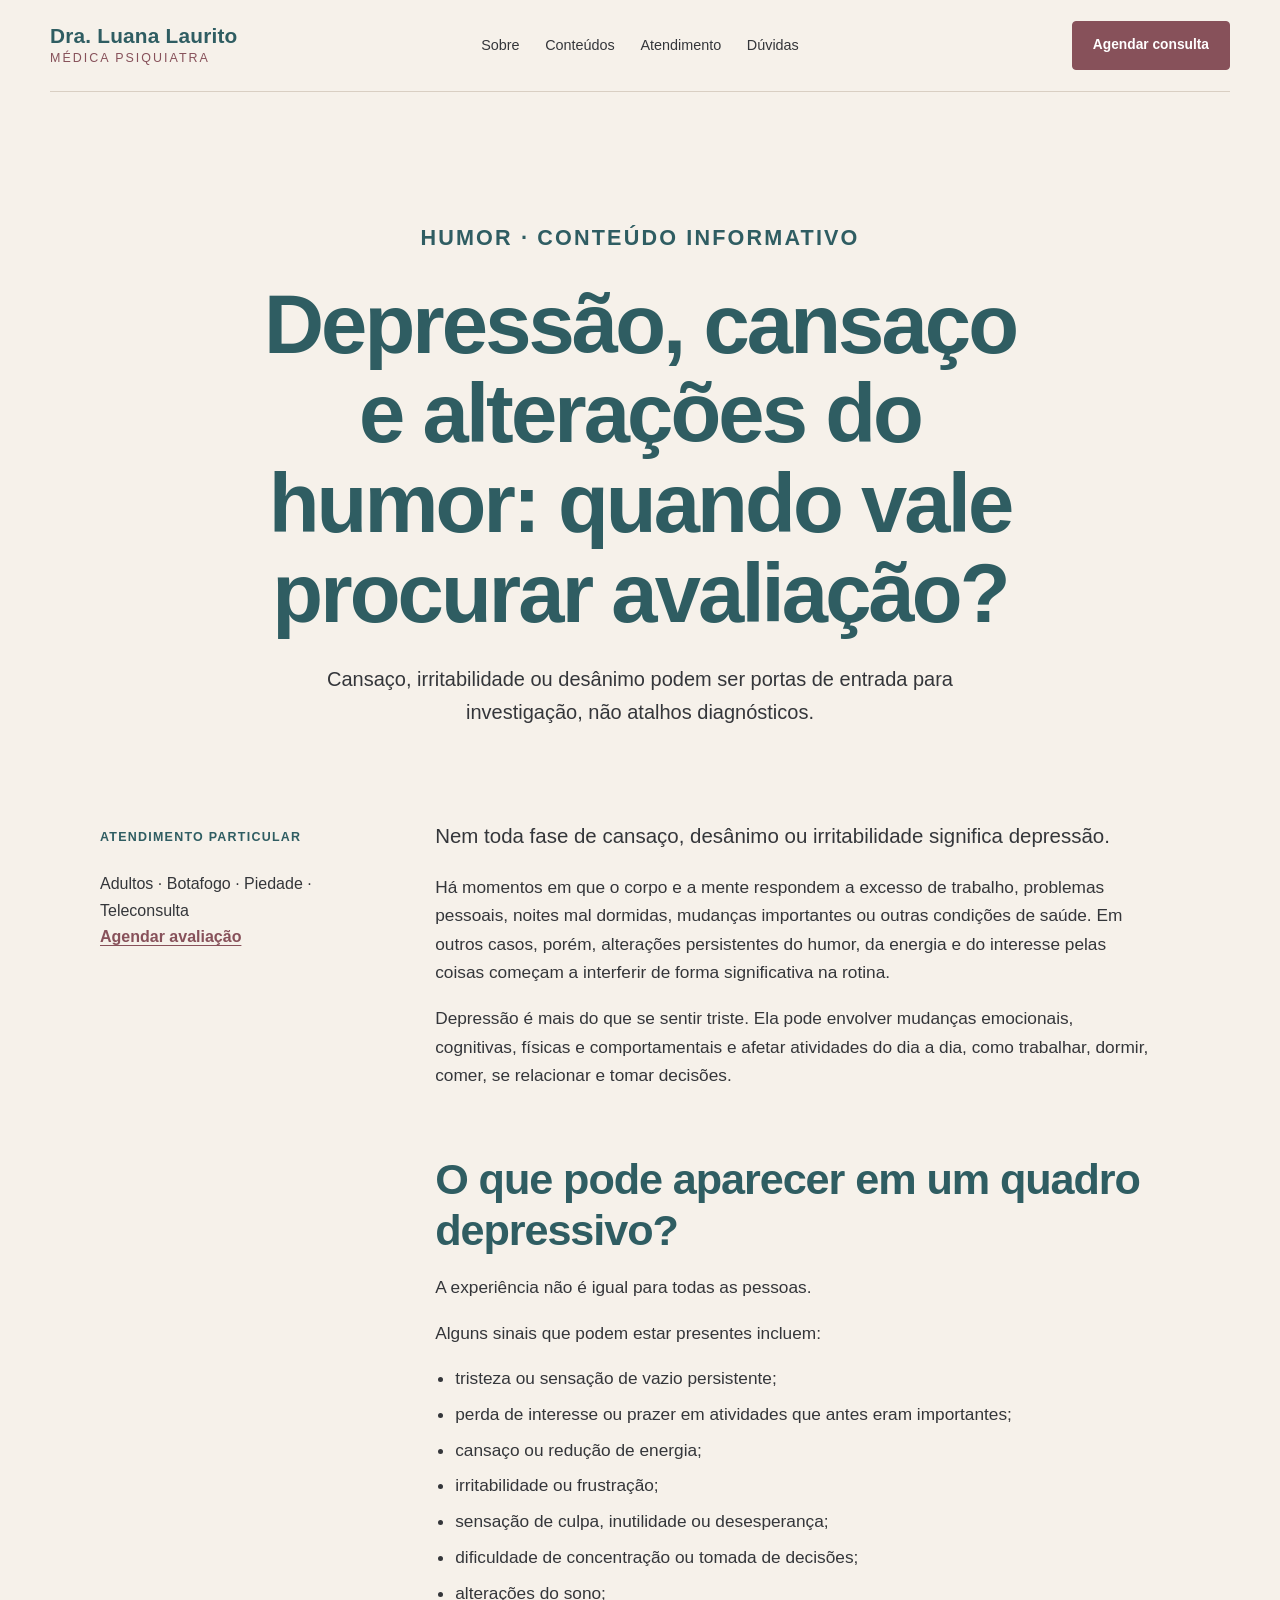
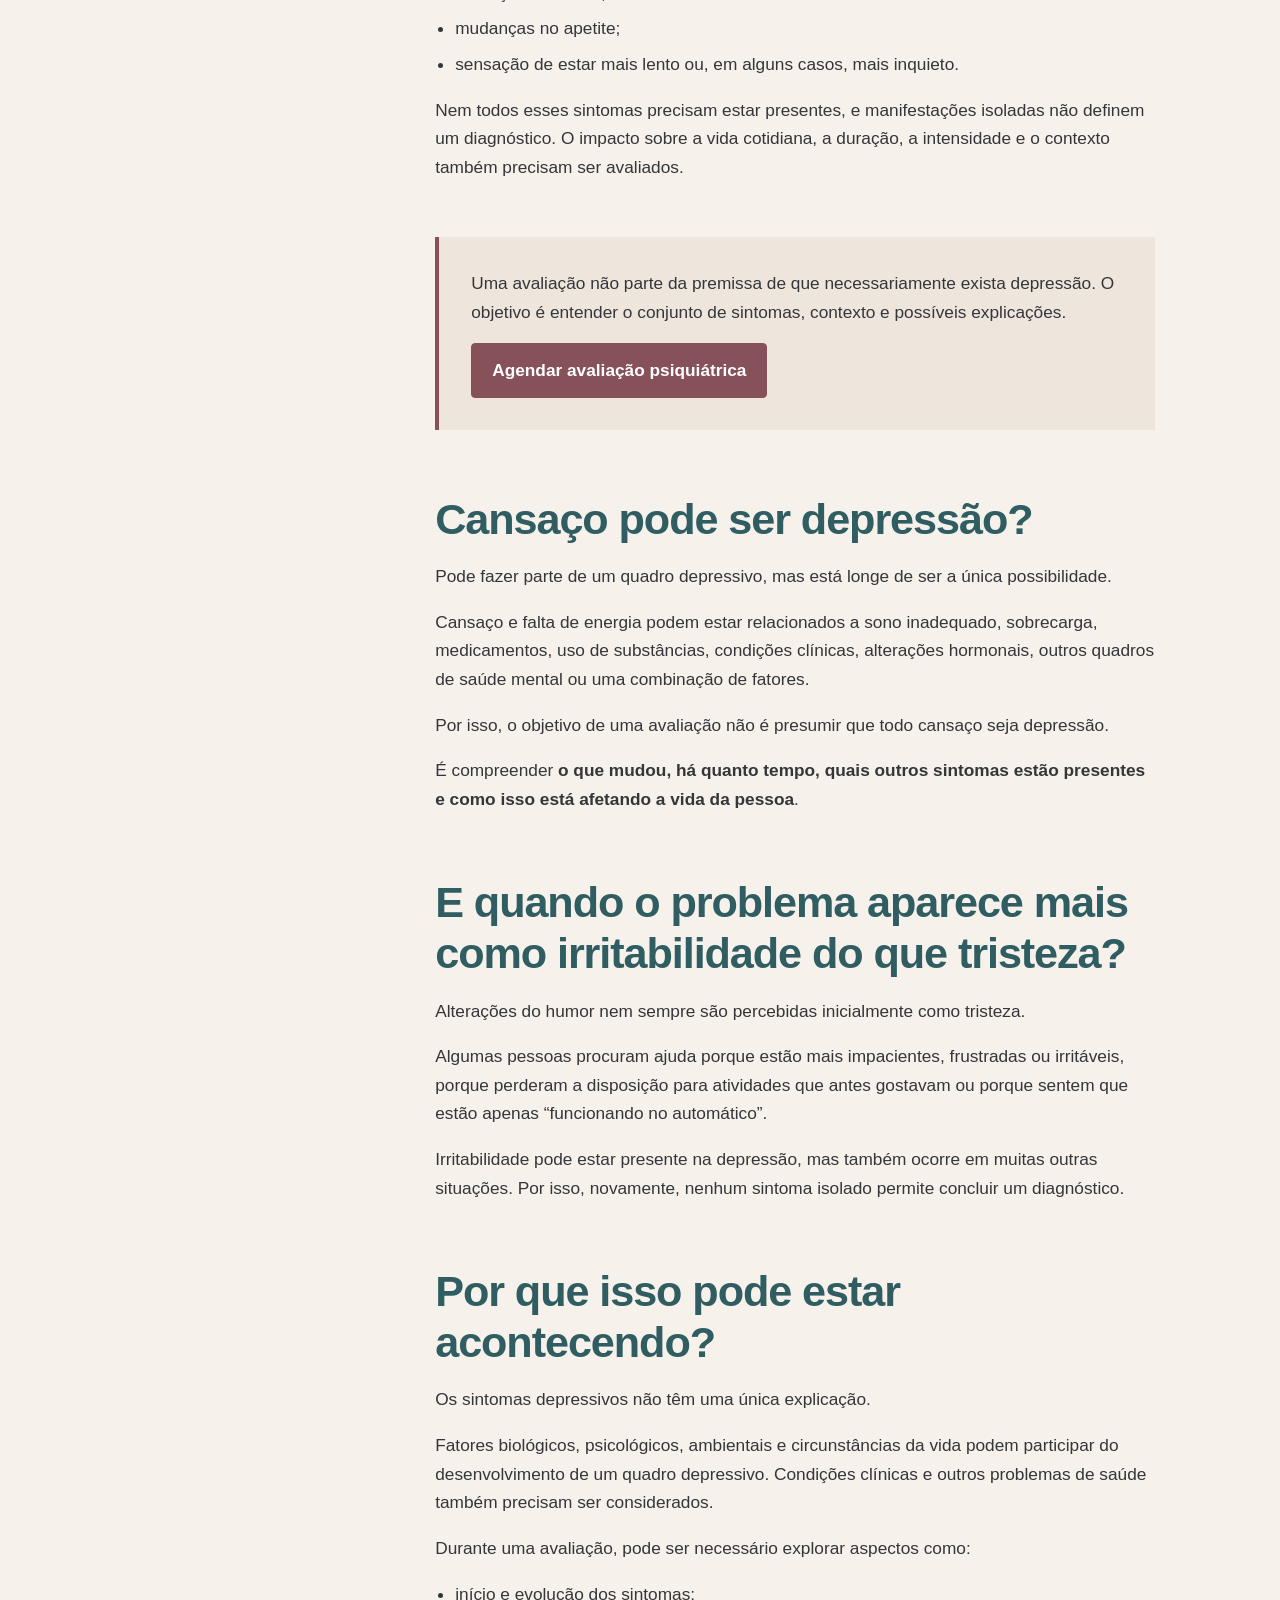
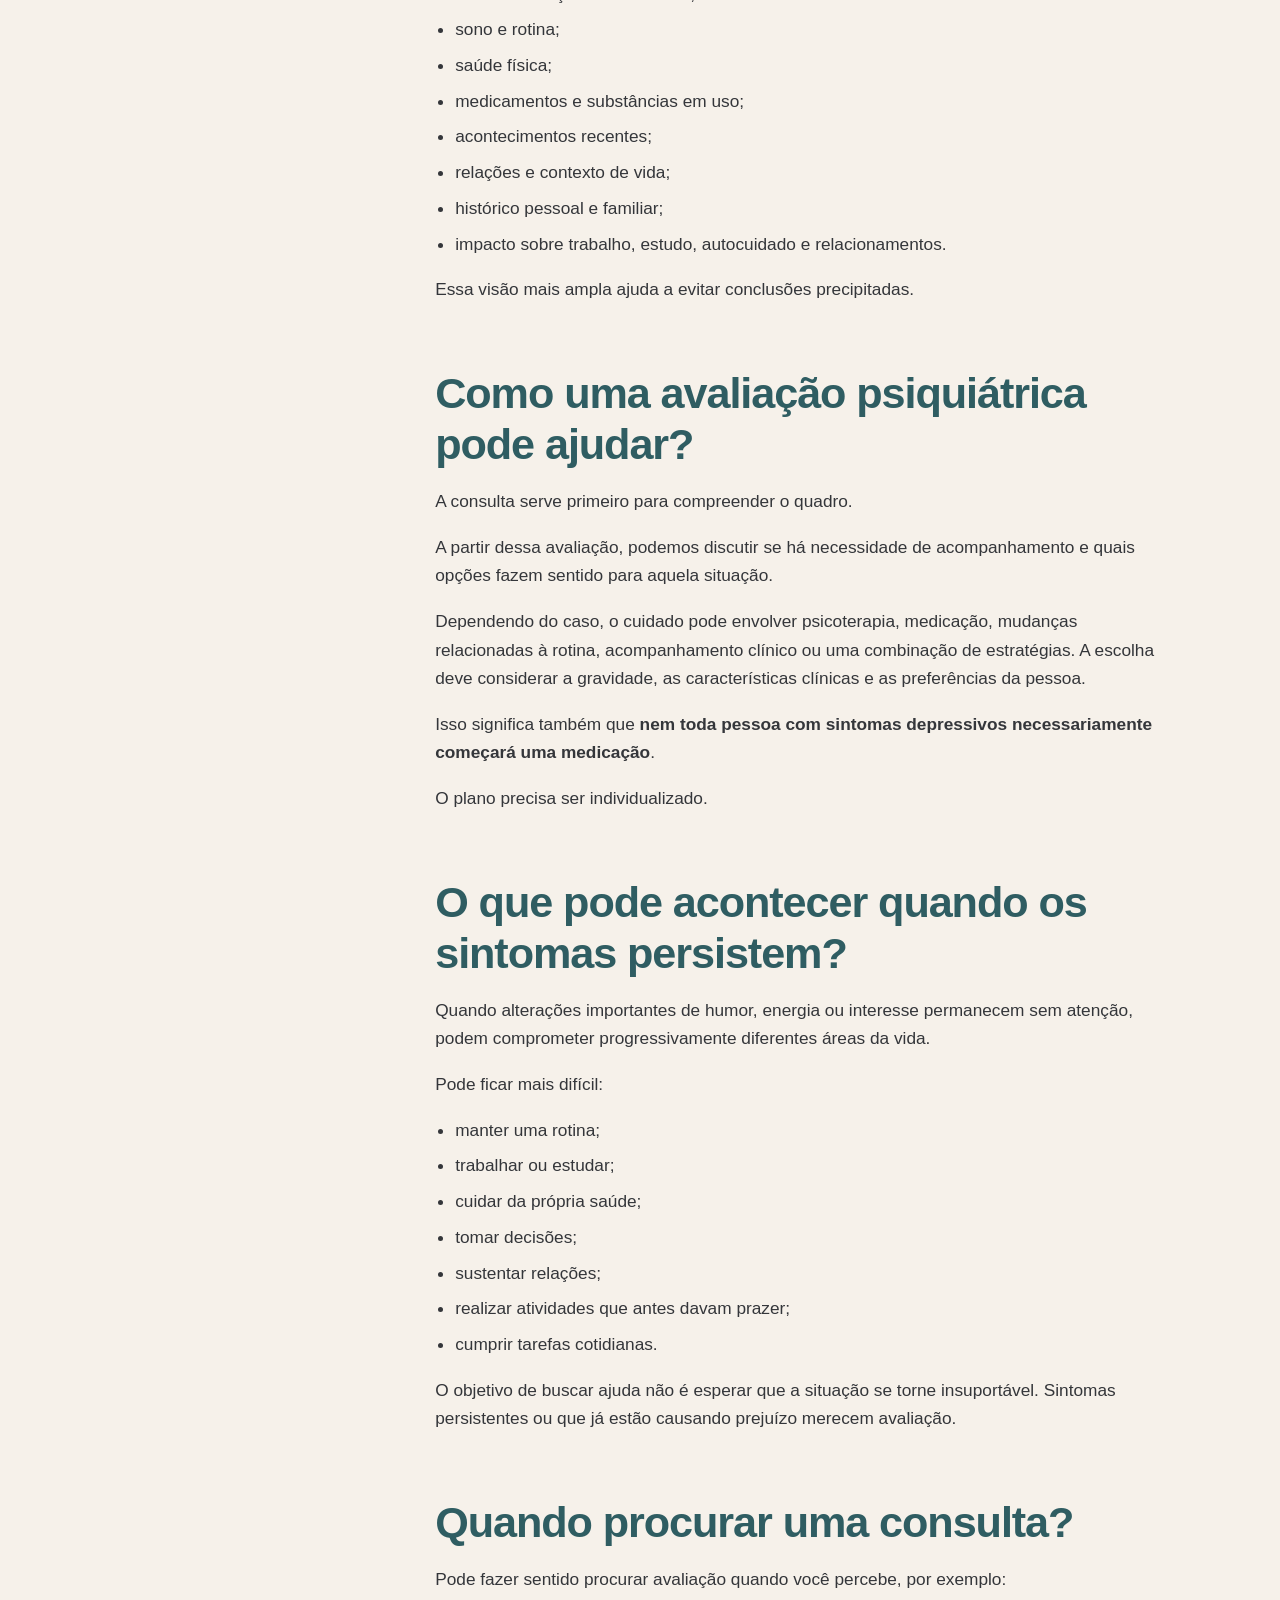
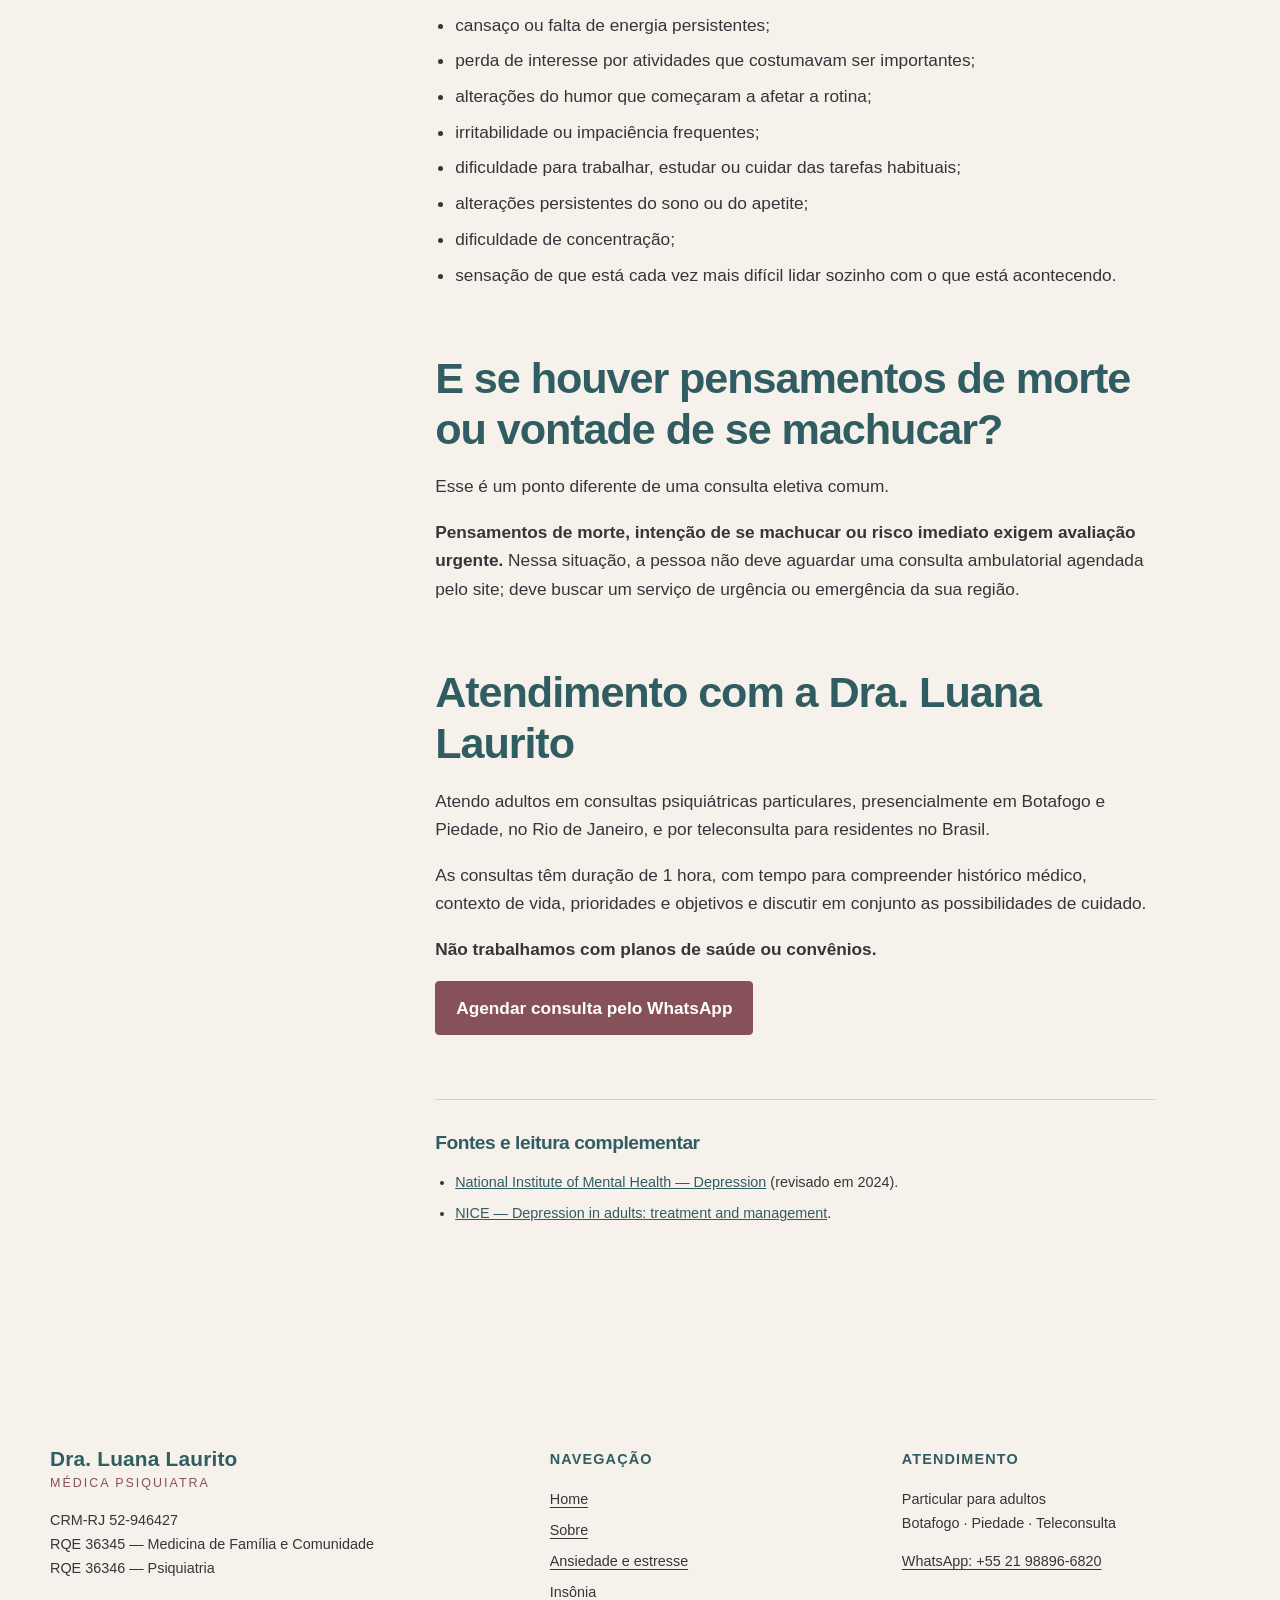
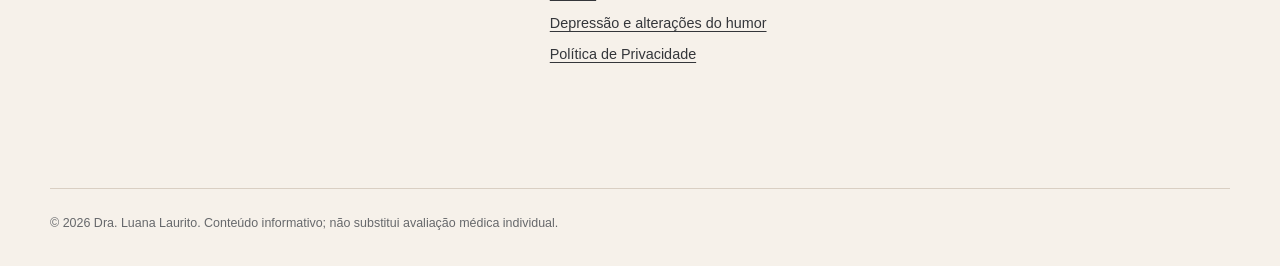
<file: depressao-humor.html>
<!doctype html>
<html lang="pt-BR">
  <head>
    <meta charset="utf-8">
    <meta name="viewport" content="width=device-width, initial-scale=1">
    <meta name="robots" content="noindex, nofollow">
    <meta name="description" content="Entenda quando depressão, cansaço persistente e alterações do humor podem merecer avaliação psiquiátrica.">
    <meta property="og:type" content="article">
    <meta property="og:locale" content="pt_BR">
    <meta property="og:title" content="Depressão, cansaço e alterações do humor">
    <meta property="og:description" content="Quando vale procurar avaliação?">
    <meta property="og:image" content="https://lualaurito.github.io/site-luana-laurito/assets/images/og.png">
    <meta property="og:image:width" content="1200">
    <meta property="og:image:height" content="630">
    <meta name="twitter:card" content="summary_large_image">
    <meta name="twitter:title" content="Depressão, cansaço e alterações do humor">
    <meta name="twitter:description" content="Quando vale procurar avaliação?">
    <meta name="twitter:image" content="https://lualaurito.github.io/site-luana-laurito/assets/images/og.png">
    <title>Depressão, cansaço e alterações do humor | Dra. Luana Laurito</title>
    <link rel="stylesheet" href="assets/styles.css?v=12">
    <script type="application/ld+json">
      {"@context":"https://schema.org","@type":"MedicalWebPage","headline":"Depressão, cansaço e alterações do humor: quando vale procurar avaliação?","about":"Depressão e alterações do humor em adultos","dateModified":"2026-08-30","author":{"@type":"Physician","name":"Dra. Luana Laurito","identifier":"CRM-RJ 52-946427","medicalSpecialty":"Psychiatric"}}
    </script>
    <!-- Google Tag Manager -->
    <script>(function(w,d,s,l,i){w[l]=w[l]||[];w[l].push({'gtm.start':
    new Date().getTime(),event:'gtm.js'});var f=d.getElementsByTagName(s)[0],
    j=d.createElement(s),dl=l!='dataLayer'?'&l='+l:'';j.async=true;j.src=
    'https://www.googletagmanager.com/gtm.js?id='+i+dl;f.parentNode.insertBefore(j,f);
    })(window,document,'script','dataLayer','GTM-TZX97SRK');</script>
    <!-- End Google Tag Manager -->
  </head>
  <body>
    <!-- Google Tag Manager (noscript) -->
    <noscript><iframe src="https://www.googletagmanager.com/ns.html?id=GTM-TZX97SRK"
    height="0" width="0" style="display:none;visibility:hidden"></iframe></noscript>
    <!-- End Google Tag Manager (noscript) -->
    <a class="skip-link" href="#conteudo">Pular para o conteúdo</a>
    <header class="site-header">
      <a class="brand" href="index.html" aria-label="Dra. Luana Laurito — página inicial"><span>Dra. Luana Laurito</span><small>Médica psiquiatra</small></a>
      <button class="nav-toggle" type="button" aria-expanded="false" aria-controls="menu-principal"><span class="sr-only">Abrir menu</span><span aria-hidden="true"></span><span aria-hidden="true"></span></button>
      <nav id="menu-principal" aria-label="Navegação principal"><a href="sobre.html">Sobre</a><a href="index.html#conteudos">Conteúdos</a><a href="index.html#atendimento">Atendimento</a><a href="index.html#duvidas">Dúvidas</a></nav>
      <a class="button button-small header-cta" href="https://wa.me/5521988966820?text=Ol%C3%A1%2C%20vim%20pelo%20site%20e%20gostaria%20de%20agendar%20uma%20consulta%20com%20a%20Dra.%20Luana%20Laurito." target="_blank" rel="noopener noreferrer">Agendar consulta</a>
    </header>

    <main id="conteudo">
      <header class="inner-hero">
        <p class="eyebrow">Humor · Conteúdo informativo</p>
        <h1>Depressão, cansaço e alterações do humor: quando vale procurar avaliação?</h1>
        <p class="hero-lead">Cansaço, irritabilidade ou desânimo podem ser portas de entrada para investigação, não atalhos diagnósticos.</p>
      </header>
      <div class="article-layout">
        <aside class="article-aside">
          <p>Atendimento particular</p>
          <span>Adultos · Botafogo · Piedade · Teleconsulta</span>
          <a href="https://wa.me/5521988966820?text=Ol%C3%A1%2C%20vim%20pelo%20site%20e%20gostaria%20de%20agendar%20uma%20consulta%20com%20a%20Dra.%20Luana%20Laurito." target="_blank" rel="noopener noreferrer">Agendar avaliação</a>
        </aside>
        <article class="article-body">
          <p>Nem toda fase de cansaço, desânimo ou irritabilidade significa depressão.</p>
          <p>Há momentos em que o corpo e a mente respondem a excesso de trabalho, problemas pessoais, noites mal dormidas, mudanças importantes ou outras condições de saúde. Em outros casos, porém, alterações persistentes do humor, da energia e do interesse pelas coisas começam a interferir de forma significativa na rotina.</p>
          <p>Depressão é mais do que se sentir triste. Ela pode envolver mudanças emocionais, cognitivas, físicas e comportamentais e afetar atividades do dia a dia, como trabalhar, dormir, comer, se relacionar e tomar decisões.</p>

          <h2>O que pode aparecer em um quadro depressivo?</h2>
          <p>A experiência não é igual para todas as pessoas.</p>
          <p>Alguns sinais que podem estar presentes incluem:</p>
          <ul>
            <li>tristeza ou sensação de vazio persistente;</li>
            <li>perda de interesse ou prazer em atividades que antes eram importantes;</li>
            <li>cansaço ou redução de energia;</li>
            <li>irritabilidade ou frustração;</li>
            <li>sensação de culpa, inutilidade ou desesperança;</li>
            <li>dificuldade de concentração ou tomada de decisões;</li>
            <li>alterações do sono;</li>
            <li>mudanças no apetite;</li>
            <li>sensação de estar mais lento ou, em alguns casos, mais inquieto.</li>
          </ul>
          <p>Nem todos esses sintomas precisam estar presentes, e manifestações isoladas não definem um diagnóstico. O impacto sobre a vida cotidiana, a duração, a intensidade e o contexto também precisam ser avaliados.</p>

          <div class="article-cta">
            <p>Uma avaliação não parte da premissa de que necessariamente exista depressão. O objetivo é entender o conjunto de sintomas, contexto e possíveis explicações.</p>
            <a class="button" href="https://wa.me/5521988966820?text=Ol%C3%A1%2C%20vim%20pelo%20site%20e%20gostaria%20de%20agendar%20uma%20consulta%20com%20a%20Dra.%20Luana%20Laurito." target="_blank" rel="noopener noreferrer">Agendar avaliação psiquiátrica</a>
          </div>

          <h2>Cansaço pode ser depressão?</h2>
          <p>Pode fazer parte de um quadro depressivo, mas está longe de ser a única possibilidade.</p>
          <p>Cansaço e falta de energia podem estar relacionados a sono inadequado, sobrecarga, medicamentos, uso de substâncias, condições clínicas, alterações hormonais, outros quadros de saúde mental ou uma combinação de fatores.</p>
          <p>Por isso, o objetivo de uma avaliação não é presumir que todo cansaço seja depressão.</p>
          <p>É compreender <strong>o que mudou, há quanto tempo, quais outros sintomas estão presentes e como isso está afetando a vida da pessoa</strong>.</p>

          <h2>E quando o problema aparece mais como irritabilidade do que tristeza?</h2>
          <p>Alterações do humor nem sempre são percebidas inicialmente como tristeza.</p>
          <p>Algumas pessoas procuram ajuda porque estão mais impacientes, frustradas ou irritáveis, porque perderam a disposição para atividades que antes gostavam ou porque sentem que estão apenas “funcionando no automático”.</p>
          <p>Irritabilidade pode estar presente na depressão, mas também ocorre em muitas outras situações. Por isso, novamente, nenhum sintoma isolado permite concluir um diagnóstico.</p>

          <h2>Por que isso pode estar acontecendo?</h2>
          <p>Os sintomas depressivos não têm uma única explicação.</p>
          <p>Fatores biológicos, psicológicos, ambientais e circunstâncias da vida podem participar do desenvolvimento de um quadro depressivo. Condições clínicas e outros problemas de saúde também precisam ser considerados.</p>
          <p>Durante uma avaliação, pode ser necessário explorar aspectos como:</p>
          <ul>
            <li>início e evolução dos sintomas;</li>
            <li>sono e rotina;</li>
            <li>saúde física;</li>
            <li>medicamentos e substâncias em uso;</li>
            <li>acontecimentos recentes;</li>
            <li>relações e contexto de vida;</li>
            <li>histórico pessoal e familiar;</li>
            <li>impacto sobre trabalho, estudo, autocuidado e relacionamentos.</li>
          </ul>
          <p>Essa visão mais ampla ajuda a evitar conclusões precipitadas.</p>

          <h2>Como uma avaliação psiquiátrica pode ajudar?</h2>
          <p>A consulta serve primeiro para compreender o quadro.</p>
          <p>A partir dessa avaliação, podemos discutir se há necessidade de acompanhamento e quais opções fazem sentido para aquela situação.</p>
          <p>Dependendo do caso, o cuidado pode envolver psicoterapia, medicação, mudanças relacionadas à rotina, acompanhamento clínico ou uma combinação de estratégias. A escolha deve considerar a gravidade, as características clínicas e as preferências da pessoa.</p>
          <p>Isso significa também que <strong>nem toda pessoa com sintomas depressivos necessariamente começará uma medicação</strong>.</p>
          <p>O plano precisa ser individualizado.</p>

          <h2>O que pode acontecer quando os sintomas persistem?</h2>
          <p>Quando alterações importantes de humor, energia ou interesse permanecem sem atenção, podem comprometer progressivamente diferentes áreas da vida.</p>
          <p>Pode ficar mais difícil:</p>
          <ul>
            <li>manter uma rotina;</li>
            <li>trabalhar ou estudar;</li>
            <li>cuidar da própria saúde;</li>
            <li>tomar decisões;</li>
            <li>sustentar relações;</li>
            <li>realizar atividades que antes davam prazer;</li>
            <li>cumprir tarefas cotidianas.</li>
          </ul>
          <p>O objetivo de buscar ajuda não é esperar que a situação se torne insuportável. Sintomas persistentes ou que já estão causando prejuízo merecem avaliação.</p>

          <h2>Quando procurar uma consulta?</h2>
          <p>Pode fazer sentido procurar avaliação quando você percebe, por exemplo:</p>
          <ul>
            <li>cansaço ou falta de energia persistentes;</li>
            <li>perda de interesse por atividades que costumavam ser importantes;</li>
            <li>alterações do humor que começaram a afetar a rotina;</li>
            <li>irritabilidade ou impaciência frequentes;</li>
            <li>dificuldade para trabalhar, estudar ou cuidar das tarefas habituais;</li>
            <li>alterações persistentes do sono ou do apetite;</li>
            <li>dificuldade de concentração;</li>
            <li>sensação de que está cada vez mais difícil lidar sozinho com o que está acontecendo.</li>
          </ul>

          <h2>E se houver pensamentos de morte ou vontade de se machucar?</h2>
          <p>Esse é um ponto diferente de uma consulta eletiva comum.</p>
          <p><strong>Pensamentos de morte, intenção de se machucar ou risco imediato exigem avaliação urgente.</strong> Nessa situação, a pessoa não deve aguardar uma consulta ambulatorial agendada pelo site; deve buscar um serviço de urgência ou emergência da sua região.</p>

          <h2>Atendimento com a Dra. Luana Laurito</h2>
          <p>Atendo adultos em consultas psiquiátricas particulares, presencialmente em Botafogo e Piedade, no Rio de Janeiro, e por teleconsulta para residentes no Brasil.</p>
          <p>As consultas têm duração de 1 hora, com tempo para compreender histórico médico, contexto de vida, prioridades e objetivos e discutir em conjunto as possibilidades de cuidado.</p>
          <p><strong>Não trabalhamos com planos de saúde ou convênios.</strong></p>
          <a class="button" href="https://wa.me/5521988966820?text=Ol%C3%A1%2C%20vim%20pelo%20site%20e%20gostaria%20de%20agendar%20uma%20consulta%20com%20a%20Dra.%20Luana%20Laurito." target="_blank" rel="noopener noreferrer">Agendar consulta pelo WhatsApp</a>

          <section class="article-sources" aria-labelledby="fontes-titulo">
            <h2 id="fontes-titulo">Fontes e leitura complementar</h2>
            <ul>
              <li><a href="https://www.nimh.nih.gov/health/publications/depression" target="_blank" rel="noopener noreferrer">National Institute of Mental Health — Depression</a> (revisado em 2024).</li>
              <li><a href="https://www.nice.org.uk/guidance/ng222/chapter/recommendations" target="_blank" rel="noopener noreferrer">NICE — Depression in adults: treatment and management</a>.</li>
            </ul>
          </section>
        </article>
      </div>
    </main>

    <footer class="site-footer">
      <div class="footer-identity"><a class="brand" href="index.html"><span>Dra. Luana Laurito</span><small>Médica psiquiatra</small></a><p>CRM-RJ 52-946427<br>RQE 36345 — Medicina de Família e Comunidade<br>RQE 36346 — Psiquiatria</p></div>
      <div><h2>Navegação</h2><ul><li><a href="index.html">Home</a></li><li><a href="sobre.html">Sobre</a></li><li><a href="ansiedade-estresse.html">Ansiedade e estresse</a></li><li><a href="insonia.html">Insônia</a></li><li><a href="depressao-humor.html">Depressão e alterações do humor</a></li><li><a href="politica-de-privacidade.html">Política de Privacidade</a></li></ul></div>
      <div><h2>Atendimento</h2><p>Particular para adultos<br>Botafogo · Piedade · Teleconsulta</p><a href="https://wa.me/5521988966820?text=Ol%C3%A1%2C%20vim%20pelo%20site%20e%20gostaria%20de%20agendar%20uma%20consulta%20com%20a%20Dra.%20Luana%20Laurito." target="_blank" rel="noopener noreferrer">WhatsApp: +55 21 98896-6820</a></div>
      <p class="footer-note">© <span data-current-year>2026</span> Dra. Luana Laurito. Conteúdo informativo; não substitui avaliação médica individual.</p>
    </footer>
    <script src="assets/site.js?v=1" defer></script>
  </body>
</html>
</file>
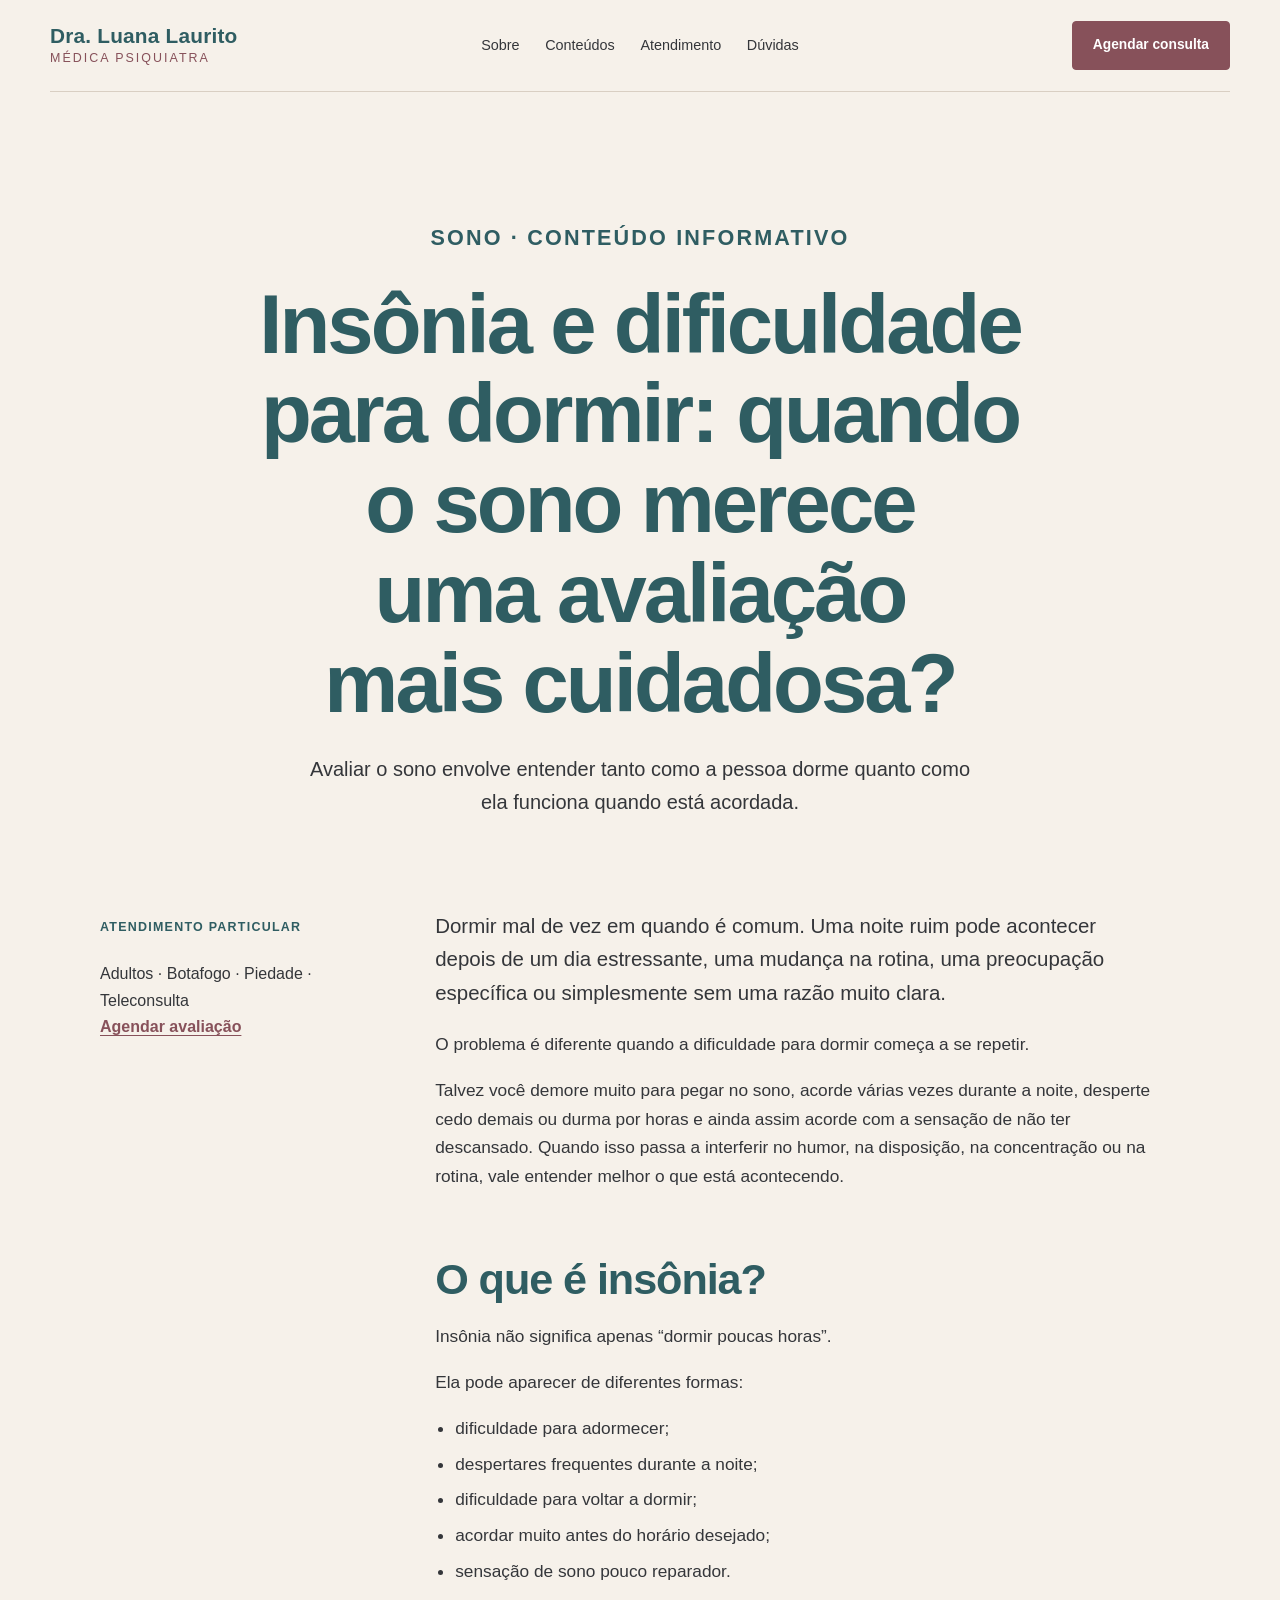
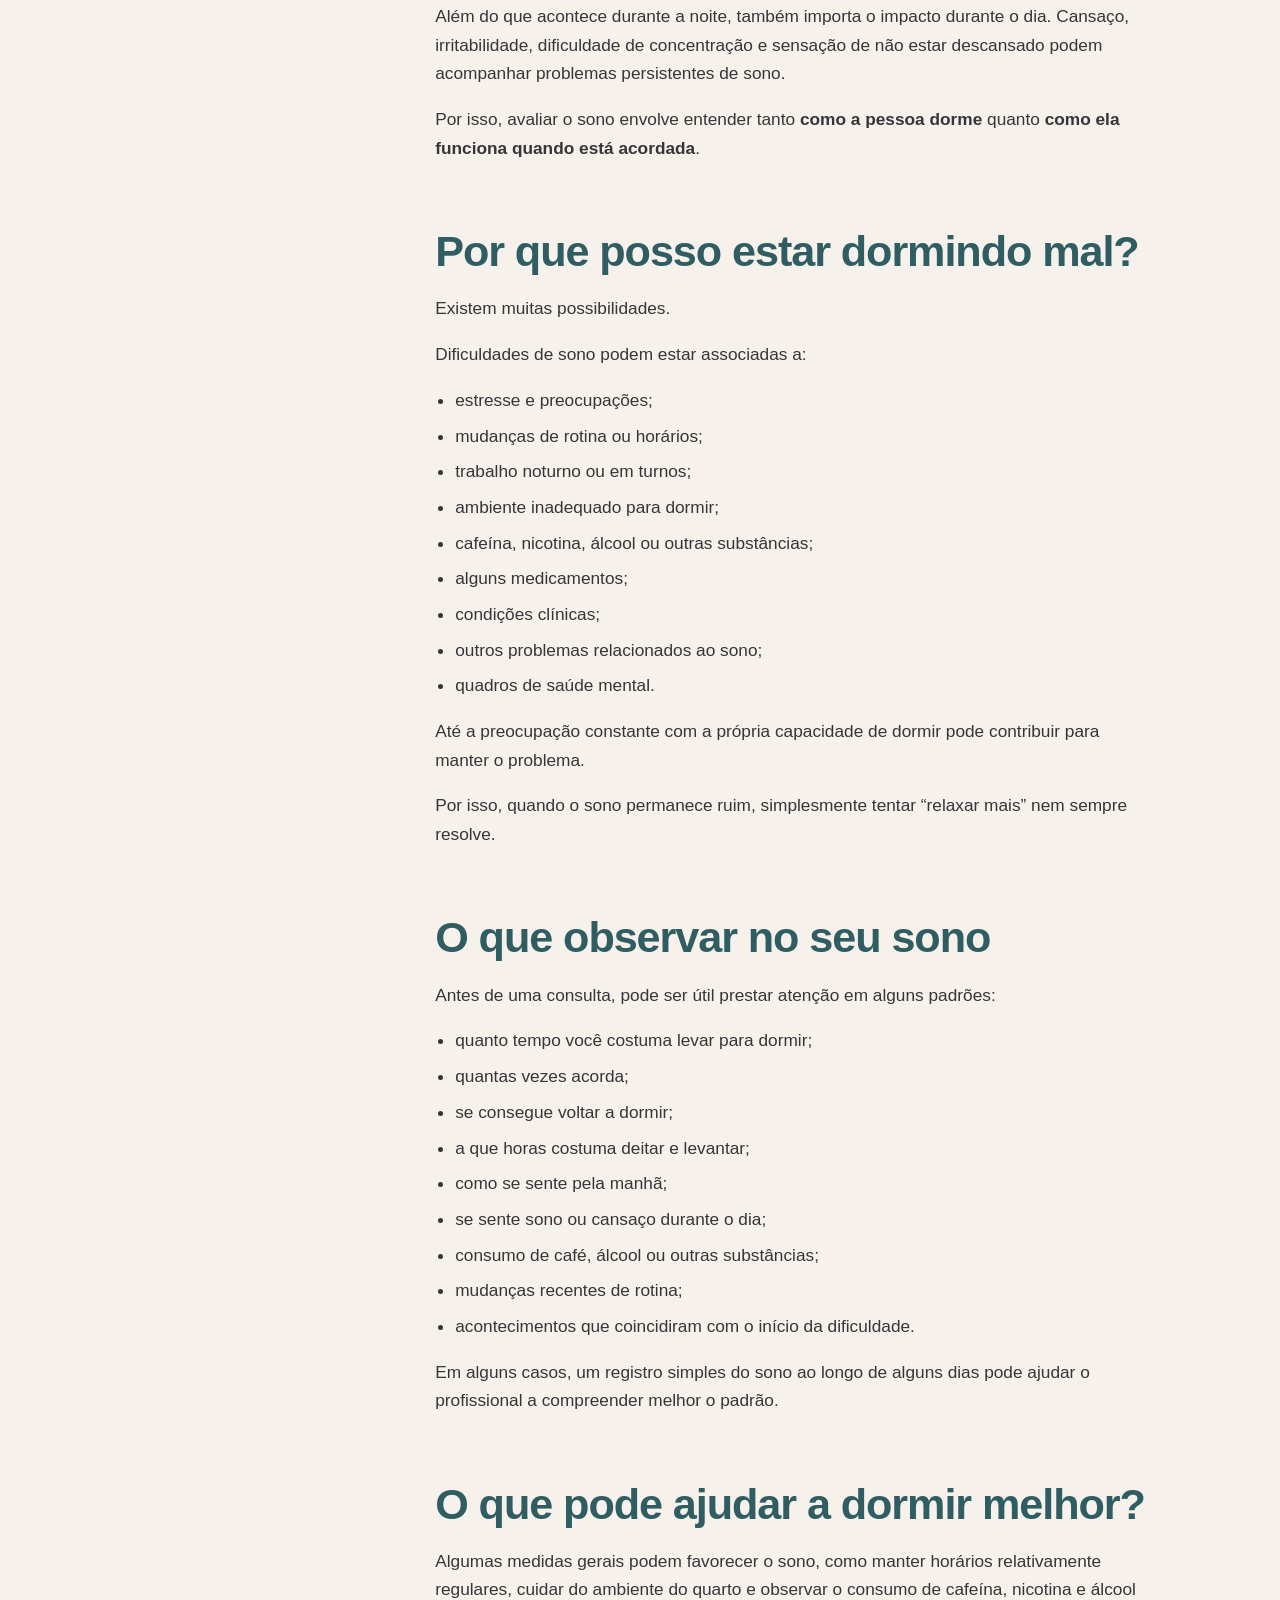
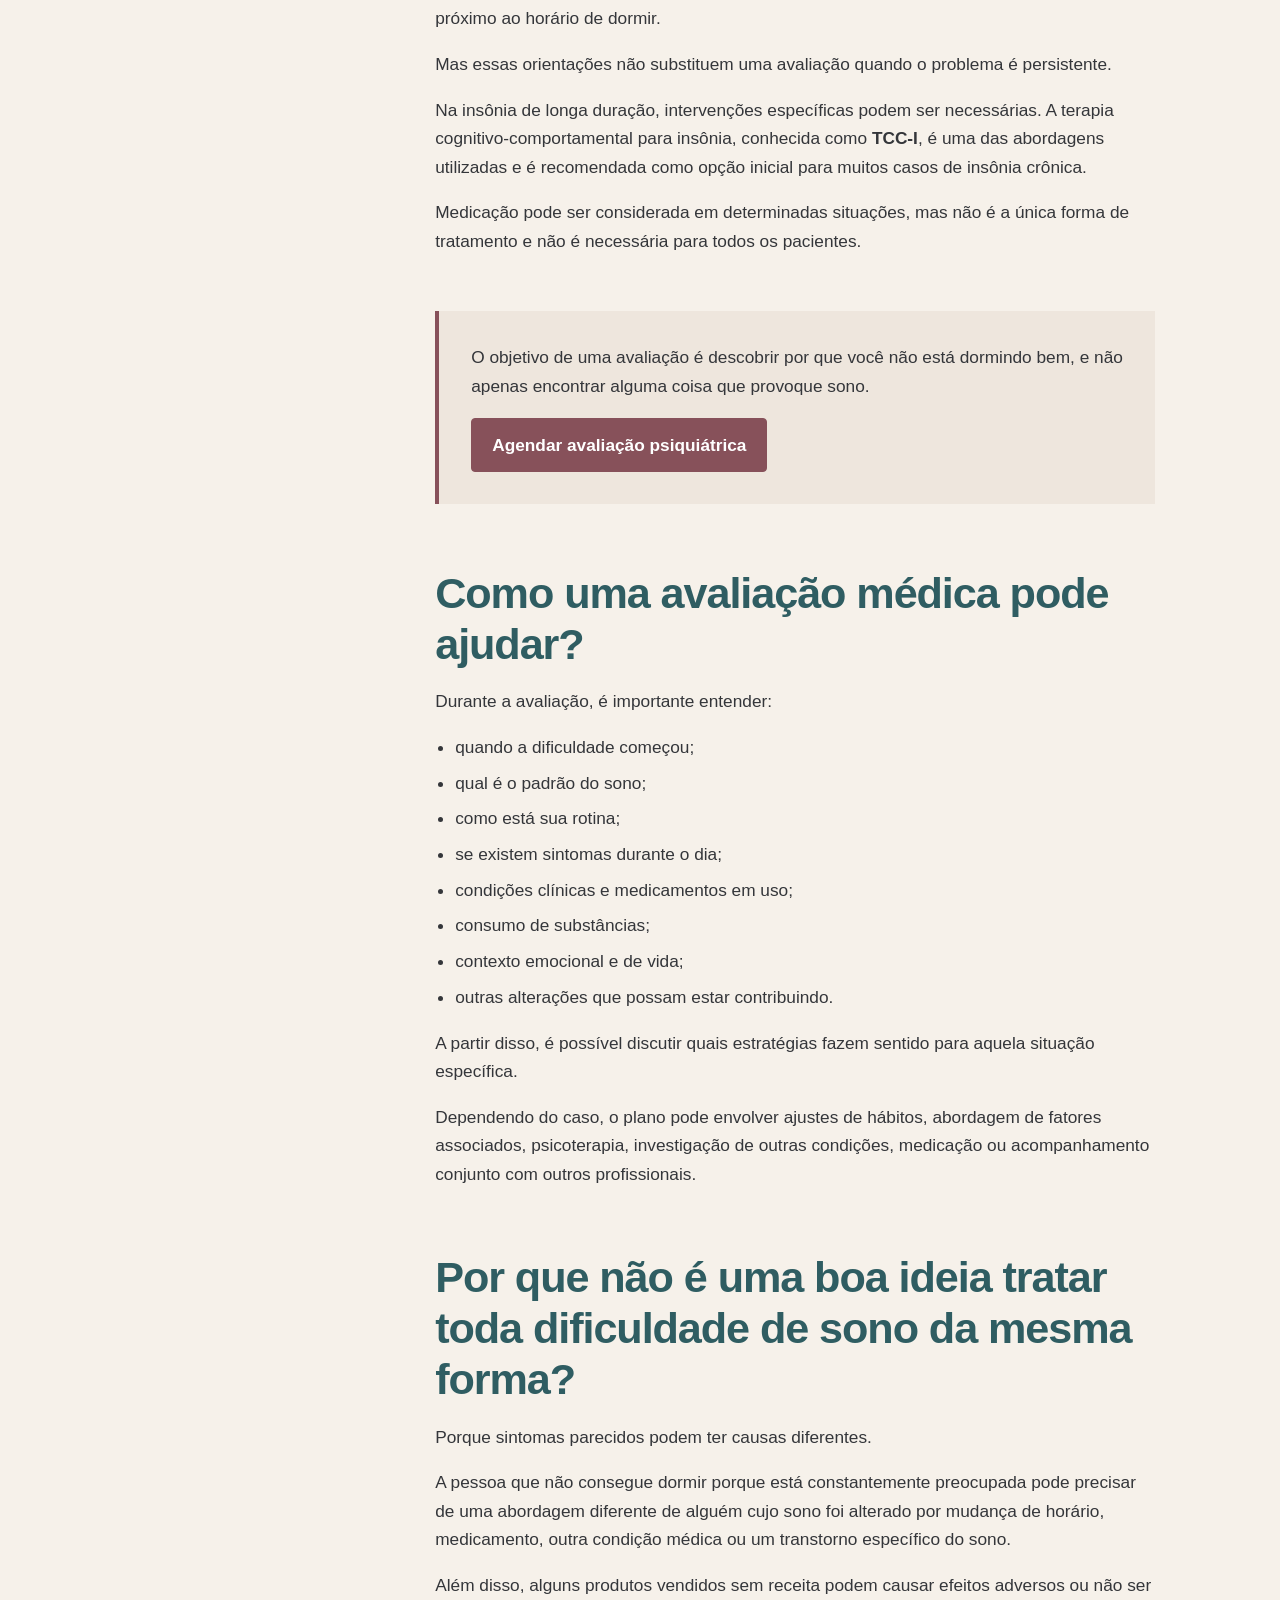
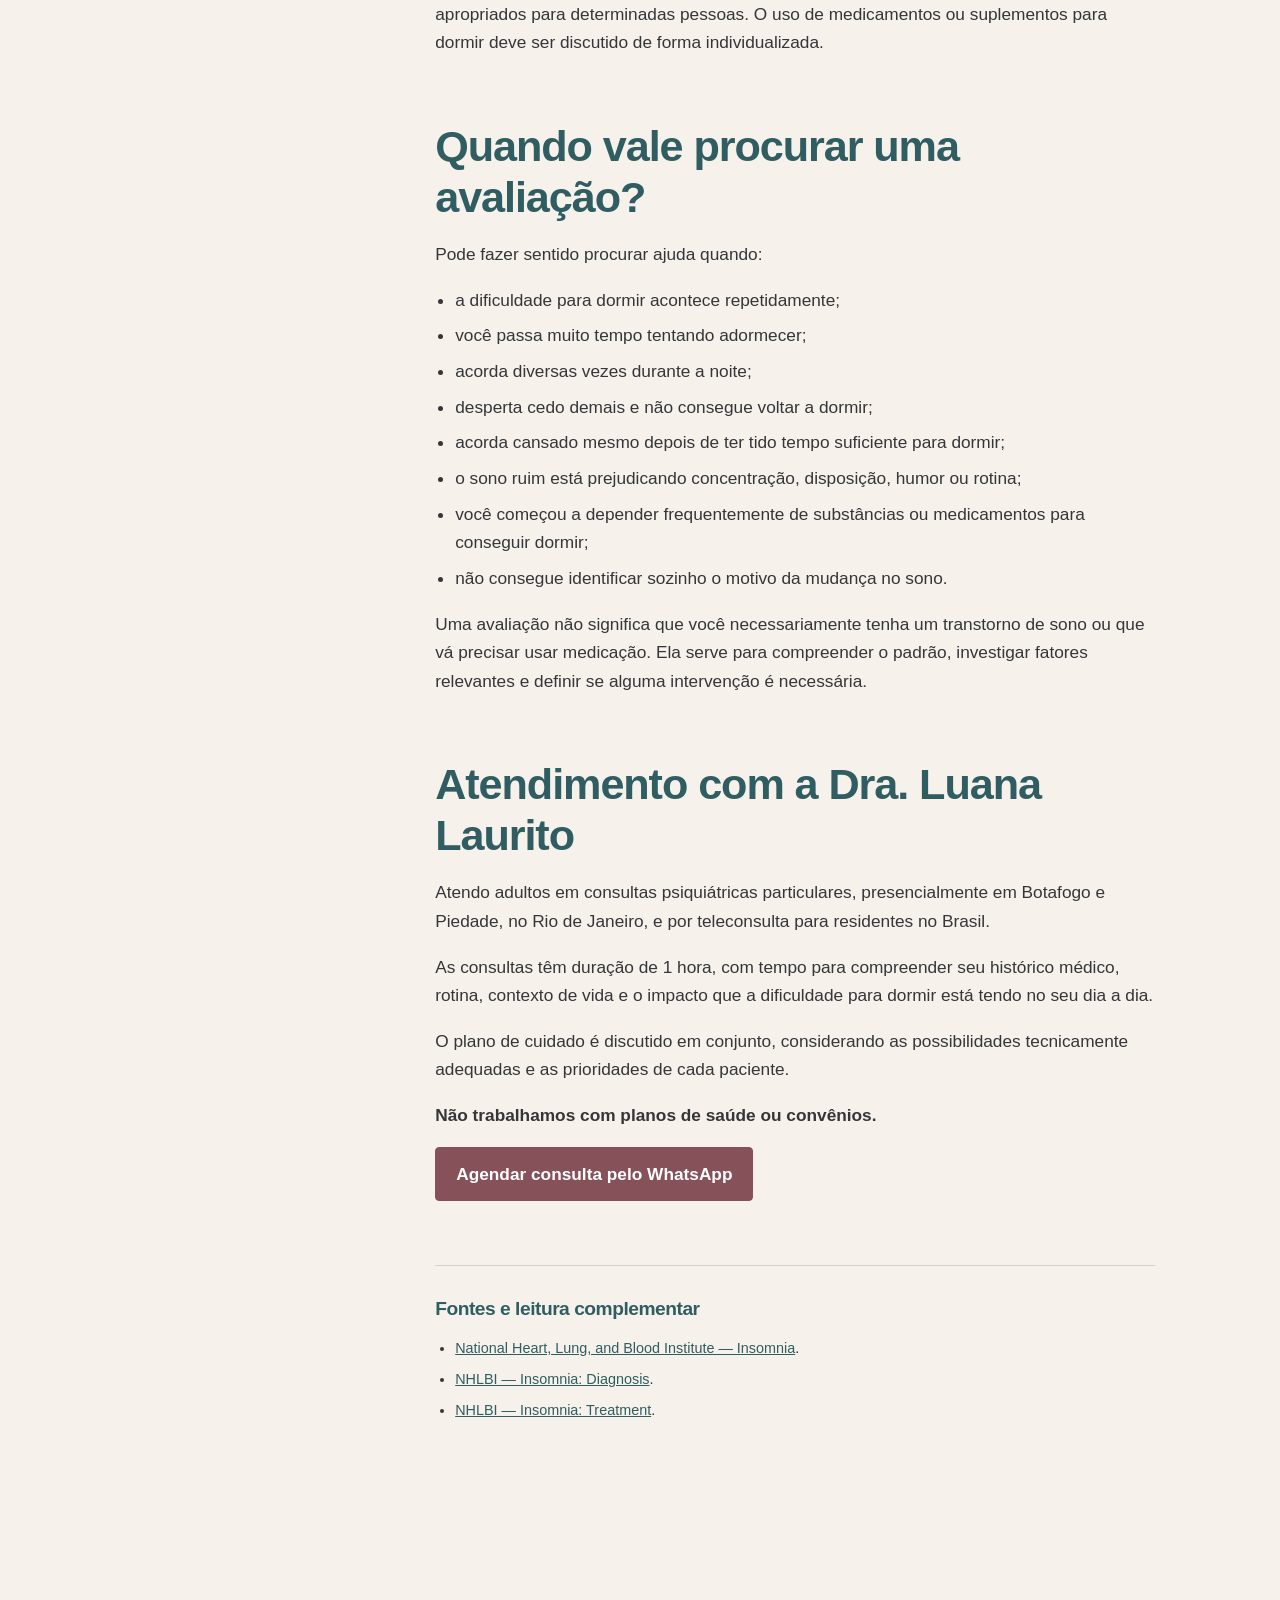
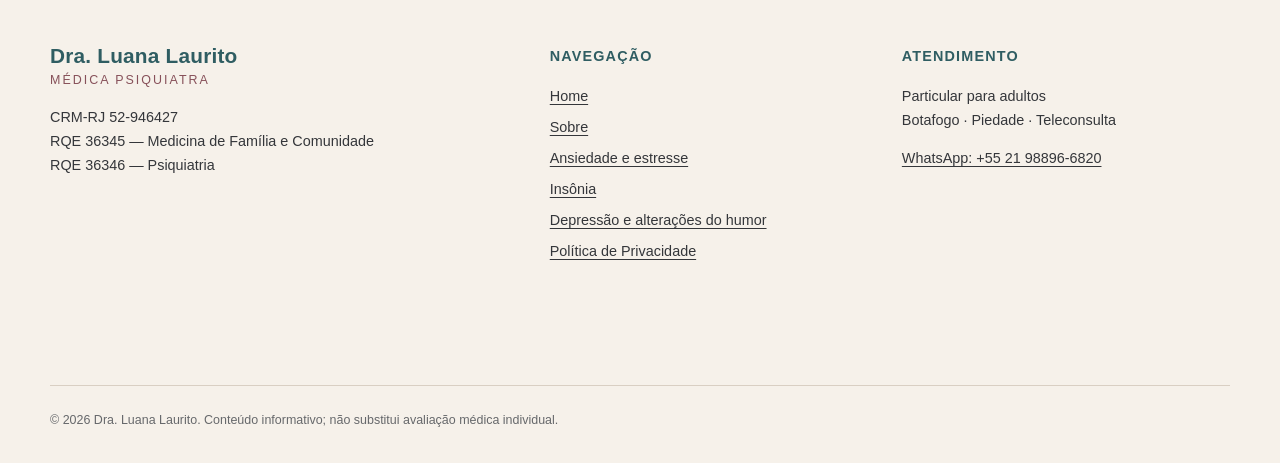
<file: insonia.html>
<!doctype html>
<html lang="pt-BR">
  <head>
    <meta charset="utf-8">
    <meta name="viewport" content="width=device-width, initial-scale=1">
    <meta name="robots" content="noindex, nofollow">
    <meta name="description" content="Entenda quando a insônia e a dificuldade para dormir merecem avaliação e quais fatores podem interferir no sono.">
    <meta property="og:type" content="article">
    <meta property="og:locale" content="pt_BR">
    <meta property="og:title" content="Insônia e dificuldade para dormir">
    <meta property="og:description" content="Quando o sono merece uma avaliação mais cuidadosa?">
    <meta property="og:image" content="https://lualaurito.github.io/site-luana-laurito/assets/images/og.png">
    <meta property="og:image:width" content="1200">
    <meta property="og:image:height" content="630">
    <meta name="twitter:card" content="summary_large_image">
    <meta name="twitter:title" content="Insônia e dificuldade para dormir">
    <meta name="twitter:description" content="Quando o sono merece uma avaliação mais cuidadosa?">
    <meta name="twitter:image" content="https://lualaurito.github.io/site-luana-laurito/assets/images/og.png">
    <title>Insônia e dificuldade para dormir | Dra. Luana Laurito</title>
    <link rel="stylesheet" href="assets/styles.css?v=12">
    <script type="application/ld+json">
      {"@context":"https://schema.org","@type":"MedicalWebPage","headline":"Insônia e dificuldade para dormir: quando o sono merece uma avaliação mais cuidadosa?","about":"Insônia e sono em adultos","dateModified":"2026-08-30","author":{"@type":"Physician","name":"Dra. Luana Laurito","identifier":"CRM-RJ 52-946427","medicalSpecialty":"Psychiatric"}}
    </script>
    <!-- Google Tag Manager -->
    <script>(function(w,d,s,l,i){w[l]=w[l]||[];w[l].push({'gtm.start':
    new Date().getTime(),event:'gtm.js'});var f=d.getElementsByTagName(s)[0],
    j=d.createElement(s),dl=l!='dataLayer'?'&l='+l:'';j.async=true;j.src=
    'https://www.googletagmanager.com/gtm.js?id='+i+dl;f.parentNode.insertBefore(j,f);
    })(window,document,'script','dataLayer','GTM-TZX97SRK');</script>
    <!-- End Google Tag Manager -->
  </head>
  <body>
    <!-- Google Tag Manager (noscript) -->
    <noscript><iframe src="https://www.googletagmanager.com/ns.html?id=GTM-TZX97SRK"
    height="0" width="0" style="display:none;visibility:hidden"></iframe></noscript>
    <!-- End Google Tag Manager (noscript) -->
    <a class="skip-link" href="#conteudo">Pular para o conteúdo</a>
    <header class="site-header">
      <a class="brand" href="index.html" aria-label="Dra. Luana Laurito — página inicial"><span>Dra. Luana Laurito</span><small>Médica psiquiatra</small></a>
      <button class="nav-toggle" type="button" aria-expanded="false" aria-controls="menu-principal"><span class="sr-only">Abrir menu</span><span aria-hidden="true"></span><span aria-hidden="true"></span></button>
      <nav id="menu-principal" aria-label="Navegação principal"><a href="sobre.html">Sobre</a><a href="index.html#conteudos">Conteúdos</a><a href="index.html#atendimento">Atendimento</a><a href="index.html#duvidas">Dúvidas</a></nav>
      <a class="button button-small header-cta" href="https://wa.me/5521988966820?text=Ol%C3%A1%2C%20vim%20pelo%20site%20e%20gostaria%20de%20agendar%20uma%20consulta%20com%20a%20Dra.%20Luana%20Laurito." target="_blank" rel="noopener noreferrer">Agendar consulta</a>
    </header>

    <main id="conteudo">
      <header class="inner-hero">
        <p class="eyebrow">Sono · Conteúdo informativo</p>
        <h1>Insônia e dificuldade para dormir: quando o sono merece uma avaliação mais cuidadosa?</h1>
        <p class="hero-lead">Avaliar o sono envolve entender tanto como a pessoa dorme quanto como ela funciona quando está acordada.</p>
      </header>
      <div class="article-layout">
        <aside class="article-aside">
          <p>Atendimento particular</p>
          <span>Adultos · Botafogo · Piedade · Teleconsulta</span>
          <a href="https://wa.me/5521988966820?text=Ol%C3%A1%2C%20vim%20pelo%20site%20e%20gostaria%20de%20agendar%20uma%20consulta%20com%20a%20Dra.%20Luana%20Laurito." target="_blank" rel="noopener noreferrer">Agendar avaliação</a>
        </aside>
        <article class="article-body">
          <p>Dormir mal de vez em quando é comum. Uma noite ruim pode acontecer depois de um dia estressante, uma mudança na rotina, uma preocupação específica ou simplesmente sem uma razão muito clara.</p>
          <p>O problema é diferente quando a dificuldade para dormir começa a se repetir.</p>
          <p>Talvez você demore muito para pegar no sono, acorde várias vezes durante a noite, desperte cedo demais ou durma por horas e ainda assim acorde com a sensação de não ter descansado. Quando isso passa a interferir no humor, na disposição, na concentração ou na rotina, vale entender melhor o que está acontecendo.</p>

          <h2>O que é insônia?</h2>
          <p>Insônia não significa apenas “dormir poucas horas”.</p>
          <p>Ela pode aparecer de diferentes formas:</p>
          <ul>
            <li>dificuldade para adormecer;</li>
            <li>despertares frequentes durante a noite;</li>
            <li>dificuldade para voltar a dormir;</li>
            <li>acordar muito antes do horário desejado;</li>
            <li>sensação de sono pouco reparador.</li>
          </ul>
          <p>Além do que acontece durante a noite, também importa o impacto durante o dia. Cansaço, irritabilidade, dificuldade de concentração e sensação de não estar descansado podem acompanhar problemas persistentes de sono.</p>
          <p>Por isso, avaliar o sono envolve entender tanto <strong>como a pessoa dorme</strong> quanto <strong>como ela funciona quando está acordada</strong>.</p>

          <h2>Por que posso estar dormindo mal?</h2>
          <p>Existem muitas possibilidades.</p>
          <p>Dificuldades de sono podem estar associadas a:</p>
          <ul>
            <li>estresse e preocupações;</li>
            <li>mudanças de rotina ou horários;</li>
            <li>trabalho noturno ou em turnos;</li>
            <li>ambiente inadequado para dormir;</li>
            <li>cafeína, nicotina, álcool ou outras substâncias;</li>
            <li>alguns medicamentos;</li>
            <li>condições clínicas;</li>
            <li>outros problemas relacionados ao sono;</li>
            <li>quadros de saúde mental.</li>
          </ul>
          <p>Até a preocupação constante com a própria capacidade de dormir pode contribuir para manter o problema.</p>
          <p>Por isso, quando o sono permanece ruim, simplesmente tentar “relaxar mais” nem sempre resolve.</p>

          <h2>O que observar no seu sono</h2>
          <p>Antes de uma consulta, pode ser útil prestar atenção em alguns padrões:</p>
          <ul>
            <li>quanto tempo você costuma levar para dormir;</li>
            <li>quantas vezes acorda;</li>
            <li>se consegue voltar a dormir;</li>
            <li>a que horas costuma deitar e levantar;</li>
            <li>como se sente pela manhã;</li>
            <li>se sente sono ou cansaço durante o dia;</li>
            <li>consumo de café, álcool ou outras substâncias;</li>
            <li>mudanças recentes de rotina;</li>
            <li>acontecimentos que coincidiram com o início da dificuldade.</li>
          </ul>
          <p>Em alguns casos, um registro simples do sono ao longo de alguns dias pode ajudar o profissional a compreender melhor o padrão.</p>

          <h2>O que pode ajudar a dormir melhor?</h2>
          <p>Algumas medidas gerais podem favorecer o sono, como manter horários relativamente regulares, cuidar do ambiente do quarto e observar o consumo de cafeína, nicotina e álcool próximo ao horário de dormir.</p>
          <p>Mas essas orientações não substituem uma avaliação quando o problema é persistente.</p>
          <p>Na insônia de longa duração, intervenções específicas podem ser necessárias. A terapia cognitivo-comportamental para insônia, conhecida como <strong>TCC-I</strong>, é uma das abordagens utilizadas e é recomendada como opção inicial para muitos casos de insônia crônica.</p>
          <p>Medicação pode ser considerada em determinadas situações, mas não é a única forma de tratamento e não é necessária para todos os pacientes.</p>

          <div class="article-cta">
            <p>O objetivo de uma avaliação é descobrir por que você não está dormindo bem, e não apenas encontrar alguma coisa que provoque sono.</p>
            <a class="button" href="https://wa.me/5521988966820?text=Ol%C3%A1%2C%20vim%20pelo%20site%20e%20gostaria%20de%20agendar%20uma%20consulta%20com%20a%20Dra.%20Luana%20Laurito." target="_blank" rel="noopener noreferrer">Agendar avaliação psiquiátrica</a>
          </div>

          <h2>Como uma avaliação médica pode ajudar?</h2>
          <p>Durante a avaliação, é importante entender:</p>
          <ul>
            <li>quando a dificuldade começou;</li>
            <li>qual é o padrão do sono;</li>
            <li>como está sua rotina;</li>
            <li>se existem sintomas durante o dia;</li>
            <li>condições clínicas e medicamentos em uso;</li>
            <li>consumo de substâncias;</li>
            <li>contexto emocional e de vida;</li>
            <li>outras alterações que possam estar contribuindo.</li>
          </ul>
          <p>A partir disso, é possível discutir quais estratégias fazem sentido para aquela situação específica.</p>
          <p>Dependendo do caso, o plano pode envolver ajustes de hábitos, abordagem de fatores associados, psicoterapia, investigação de outras condições, medicação ou acompanhamento conjunto com outros profissionais.</p>

          <h2>Por que não é uma boa ideia tratar toda dificuldade de sono da mesma forma?</h2>
          <p>Porque sintomas parecidos podem ter causas diferentes.</p>
          <p>A pessoa que não consegue dormir porque está constantemente preocupada pode precisar de uma abordagem diferente de alguém cujo sono foi alterado por mudança de horário, medicamento, outra condição médica ou um transtorno específico do sono.</p>
          <p>Além disso, alguns produtos vendidos sem receita podem causar efeitos adversos ou não ser apropriados para determinadas pessoas. O uso de medicamentos ou suplementos para dormir deve ser discutido de forma individualizada.</p>

          <h2>Quando vale procurar uma avaliação?</h2>
          <p>Pode fazer sentido procurar ajuda quando:</p>
          <ul>
            <li>a dificuldade para dormir acontece repetidamente;</li>
            <li>você passa muito tempo tentando adormecer;</li>
            <li>acorda diversas vezes durante a noite;</li>
            <li>desperta cedo demais e não consegue voltar a dormir;</li>
            <li>acorda cansado mesmo depois de ter tido tempo suficiente para dormir;</li>
            <li>o sono ruim está prejudicando concentração, disposição, humor ou rotina;</li>
            <li>você começou a depender frequentemente de substâncias ou medicamentos para conseguir dormir;</li>
            <li>não consegue identificar sozinho o motivo da mudança no sono.</li>
          </ul>
          <p>Uma avaliação não significa que você necessariamente tenha um transtorno de sono ou que vá precisar usar medicação. Ela serve para compreender o padrão, investigar fatores relevantes e definir se alguma intervenção é necessária.</p>

          <h2>Atendimento com a Dra. Luana Laurito</h2>
          <p>Atendo adultos em consultas psiquiátricas particulares, presencialmente em Botafogo e Piedade, no Rio de Janeiro, e por teleconsulta para residentes no Brasil.</p>
          <p>As consultas têm duração de 1 hora, com tempo para compreender seu histórico médico, rotina, contexto de vida e o impacto que a dificuldade para dormir está tendo no seu dia a dia.</p>
          <p>O plano de cuidado é discutido em conjunto, considerando as possibilidades tecnicamente adequadas e as prioridades de cada paciente.</p>
          <p><strong>Não trabalhamos com planos de saúde ou convênios.</strong></p>
          <a class="button" href="https://wa.me/5521988966820?text=Ol%C3%A1%2C%20vim%20pelo%20site%20e%20gostaria%20de%20agendar%20uma%20consulta%20com%20a%20Dra.%20Luana%20Laurito." target="_blank" rel="noopener noreferrer">Agendar consulta pelo WhatsApp</a>

          <section class="article-sources" aria-labelledby="fontes-titulo">
            <h2 id="fontes-titulo">Fontes e leitura complementar</h2>
            <ul>
              <li><a href="https://www.nhlbi.nih.gov/health/insomnia" target="_blank" rel="noopener noreferrer">National Heart, Lung, and Blood Institute — Insomnia</a>.</li>
              <li><a href="https://www.nhlbi.nih.gov/health/insomnia/diagnosis" target="_blank" rel="noopener noreferrer">NHLBI — Insomnia: Diagnosis</a>.</li>
              <li><a href="https://www.nhlbi.nih.gov/health/insomnia/treatment" target="_blank" rel="noopener noreferrer">NHLBI — Insomnia: Treatment</a>.</li>
            </ul>
          </section>
        </article>
      </div>
    </main>

    <footer class="site-footer">
      <div class="footer-identity"><a class="brand" href="index.html"><span>Dra. Luana Laurito</span><small>Médica psiquiatra</small></a><p>CRM-RJ 52-946427<br>RQE 36345 — Medicina de Família e Comunidade<br>RQE 36346 — Psiquiatria</p></div>
      <div><h2>Navegação</h2><ul><li><a href="index.html">Home</a></li><li><a href="sobre.html">Sobre</a></li><li><a href="ansiedade-estresse.html">Ansiedade e estresse</a></li><li><a href="insonia.html">Insônia</a></li><li><a href="depressao-humor.html">Depressão e alterações do humor</a></li><li><a href="politica-de-privacidade.html">Política de Privacidade</a></li></ul></div>
      <div><h2>Atendimento</h2><p>Particular para adultos<br>Botafogo · Piedade · Teleconsulta</p><a href="https://wa.me/5521988966820?text=Ol%C3%A1%2C%20vim%20pelo%20site%20e%20gostaria%20de%20agendar%20uma%20consulta%20com%20a%20Dra.%20Luana%20Laurito." target="_blank" rel="noopener noreferrer">WhatsApp: +55 21 98896-6820</a></div>
      <p class="footer-note">© <span data-current-year>2026</span> Dra. Luana Laurito. Conteúdo informativo; não substitui avaliação médica individual.</p>
    </footer>
    <script src="assets/site.js?v=1" defer></script>
  </body>
</html>
</file>
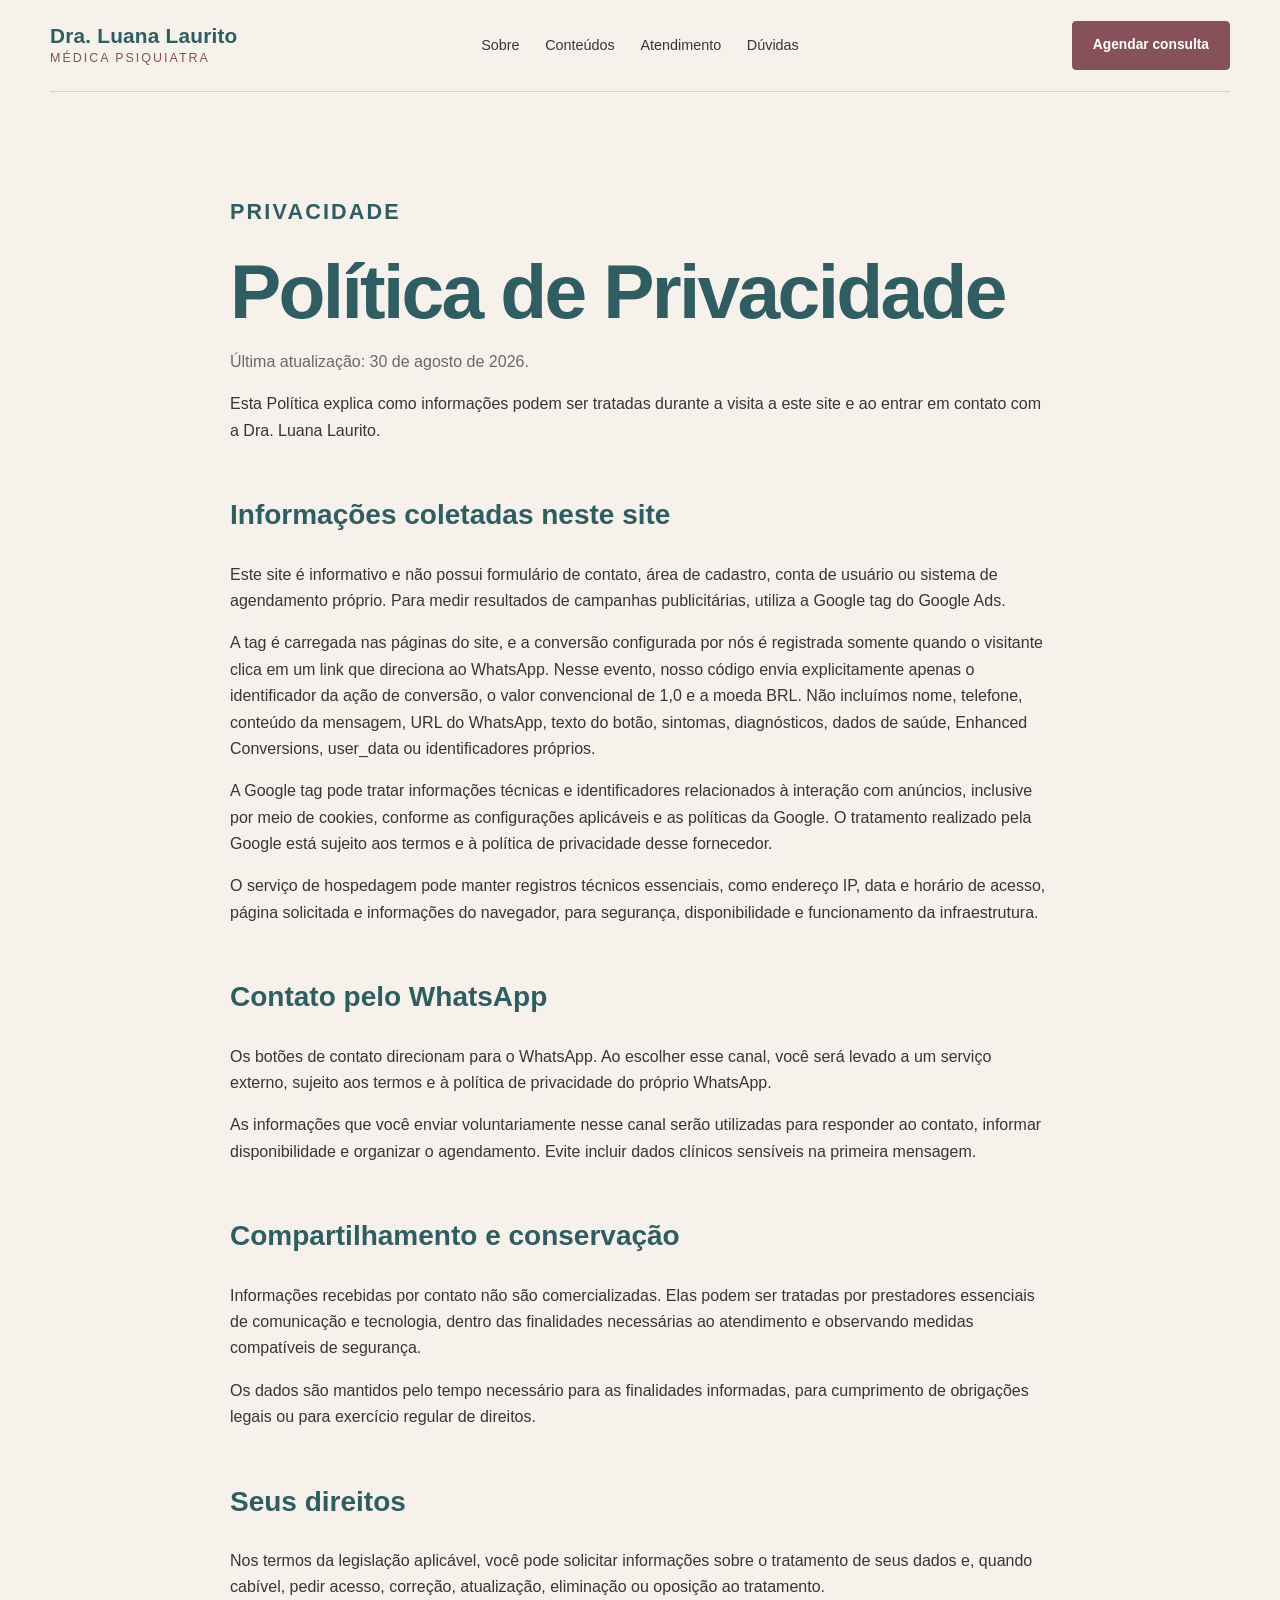
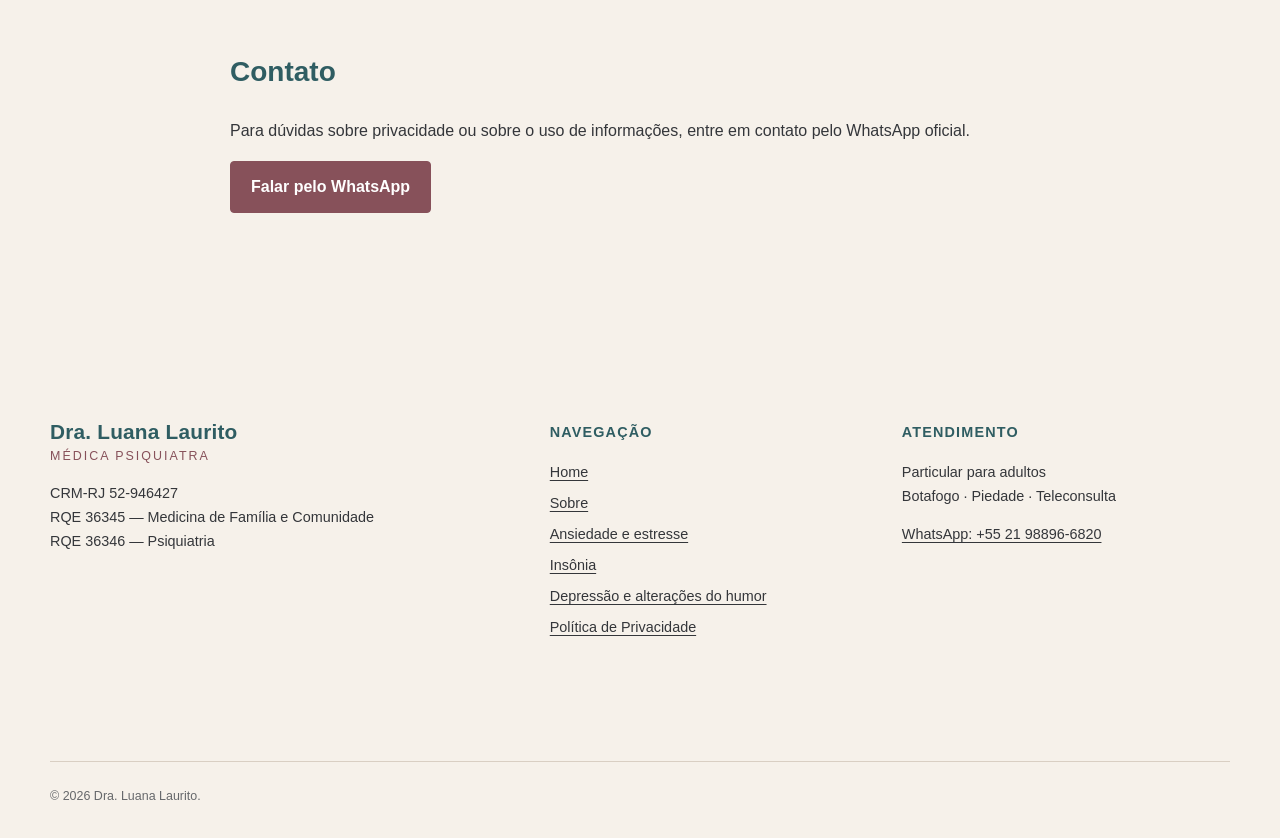
<file: politica-de-privacidade.html>
<!doctype html>
<html lang="pt-BR">
  <head>
    <meta charset="utf-8">
    <meta name="viewport" content="width=device-width, initial-scale=1">
    <meta name="robots" content="noindex, nofollow">
    <meta name="description" content="Política de Privacidade do site da Dra. Luana Laurito.">
    <meta property="og:type" content="website">
    <meta property="og:locale" content="pt_BR">
    <meta property="og:title" content="Política de Privacidade | Dra. Luana Laurito">
    <meta property="og:description" content="Como informações podem ser tratadas durante a visita ao site e no contato pelo WhatsApp.">
    <meta property="og:image" content="https://lualaurito.github.io/site-luana-laurito/assets/images/og.png">
    <meta property="og:image:width" content="1200">
    <meta property="og:image:height" content="630">
    <meta name="twitter:card" content="summary_large_image">
    <meta name="twitter:title" content="Política de Privacidade | Dra. Luana Laurito">
    <meta name="twitter:description" content="Como informações podem ser tratadas durante a visita ao site e no contato pelo WhatsApp.">
    <meta name="twitter:image" content="https://lualaurito.github.io/site-luana-laurito/assets/images/og.png">
    <title>Política de Privacidade | Dra. Luana Laurito</title>
    <link rel="stylesheet" href="assets/styles.css?v=12">
    <!-- Google Tag Manager -->
    <script>(function(w,d,s,l,i){w[l]=w[l]||[];w[l].push({'gtm.start':
    new Date().getTime(),event:'gtm.js'});var f=d.getElementsByTagName(s)[0],
    j=d.createElement(s),dl=l!='dataLayer'?'&l='+l:'';j.async=true;j.src=
    'https://www.googletagmanager.com/gtm.js?id='+i+dl;f.parentNode.insertBefore(j,f);
    })(window,document,'script','dataLayer','GTM-TZX97SRK');</script>
    <!-- End Google Tag Manager -->
  </head>
  <body>
    <!-- Google Tag Manager (noscript) -->
    <noscript><iframe src="https://www.googletagmanager.com/ns.html?id=GTM-TZX97SRK"
    height="0" width="0" style="display:none;visibility:hidden"></iframe></noscript>
    <!-- End Google Tag Manager (noscript) -->
    <a class="skip-link" href="#conteudo">Pular para o conteúdo</a>
    <header class="site-header">
      <a class="brand" href="index.html" aria-label="Dra. Luana Laurito — página inicial"><span>Dra. Luana Laurito</span><small>Médica psiquiatra</small></a>
      <button class="nav-toggle" type="button" aria-expanded="false" aria-controls="menu-principal"><span class="sr-only">Abrir menu</span><span aria-hidden="true"></span><span aria-hidden="true"></span></button>
      <nav id="menu-principal" aria-label="Navegação principal"><a href="sobre.html">Sobre</a><a href="index.html#conteudos">Conteúdos</a><a href="index.html#atendimento">Atendimento</a><a href="index.html#duvidas">Dúvidas</a></nav>
      <a class="button button-small header-cta" href="https://wa.me/5521988966820?text=Ol%C3%A1%2C%20vim%20pelo%20site%20e%20gostaria%20de%20agendar%20uma%20consulta%20com%20a%20Dra.%20Luana%20Laurito." target="_blank" rel="noopener noreferrer">Agendar consulta</a>
    </header>
    <main class="legal-page" id="conteudo">
      <p class="eyebrow">Privacidade</p>
      <h1>Política de Privacidade</h1>
      <p class="updated">Última atualização: 30 de agosto de 2026.</p>
      <p>Esta Política explica como informações podem ser tratadas durante a visita a este site e ao entrar em contato com a Dra. Luana Laurito.</p>

      <h2>Informações coletadas neste site</h2>
      <p>Este site é informativo e não possui formulário de contato, área de cadastro, conta de usuário ou sistema de agendamento próprio. Para medir resultados de campanhas publicitárias, utiliza a Google tag do Google Ads.</p>
      <p>A tag é carregada nas páginas do site, e a conversão configurada por nós é registrada somente quando o visitante clica em um link que direciona ao WhatsApp. Nesse evento, nosso código envia explicitamente apenas o identificador da ação de conversão, o valor convencional de 1,0 e a moeda BRL. Não incluímos nome, telefone, conteúdo da mensagem, URL do WhatsApp, texto do botão, sintomas, diagnósticos, dados de saúde, Enhanced Conversions, user_data ou identificadores próprios.</p>
      <p>A Google tag pode tratar informações técnicas e identificadores relacionados à interação com anúncios, inclusive por meio de cookies, conforme as configurações aplicáveis e as políticas da Google. O tratamento realizado pela Google está sujeito aos termos e à política de privacidade desse fornecedor.</p>
      <p>O serviço de hospedagem pode manter registros técnicos essenciais, como endereço IP, data e horário de acesso, página solicitada e informações do navegador, para segurança, disponibilidade e funcionamento da infraestrutura.</p>

      <h2>Contato pelo WhatsApp</h2>
      <p>Os botões de contato direcionam para o WhatsApp. Ao escolher esse canal, você será levado a um serviço externo, sujeito aos termos e à política de privacidade do próprio WhatsApp.</p>
      <p>As informações que você enviar voluntariamente nesse canal serão utilizadas para responder ao contato, informar disponibilidade e organizar o agendamento. Evite incluir dados clínicos sensíveis na primeira mensagem.</p>

      <h2>Compartilhamento e conservação</h2>
      <p>Informações recebidas por contato não são comercializadas. Elas podem ser tratadas por prestadores essenciais de comunicação e tecnologia, dentro das finalidades necessárias ao atendimento e observando medidas compatíveis de segurança.</p>
      <p>Os dados são mantidos pelo tempo necessário para as finalidades informadas, para cumprimento de obrigações legais ou para exercício regular de direitos.</p>

      <h2>Seus direitos</h2>
      <p>Nos termos da legislação aplicável, você pode solicitar informações sobre o tratamento de seus dados e, quando cabível, pedir acesso, correção, atualização, eliminação ou oposição ao tratamento.</p>

      <h2>Contato</h2>
      <p>Para dúvidas sobre privacidade ou sobre o uso de informações, entre em contato pelo WhatsApp oficial.</p>
      <a class="button" href="https://wa.me/5521988966820?text=Ol%C3%A1%2C%20vim%20pelo%20site%20e%20gostaria%20de%20agendar%20uma%20consulta%20com%20a%20Dra.%20Luana%20Laurito." target="_blank" rel="noopener noreferrer">Falar pelo WhatsApp</a>
    </main>
    <footer class="site-footer">
      <div class="footer-identity"><a class="brand" href="index.html"><span>Dra. Luana Laurito</span><small>Médica psiquiatra</small></a><p>CRM-RJ 52-946427<br>RQE 36345 — Medicina de Família e Comunidade<br>RQE 36346 — Psiquiatria</p></div>
      <div><h2>Navegação</h2><ul><li><a href="index.html">Home</a></li><li><a href="sobre.html">Sobre</a></li><li><a href="ansiedade-estresse.html">Ansiedade e estresse</a></li><li><a href="insonia.html">Insônia</a></li><li><a href="depressao-humor.html">Depressão e alterações do humor</a></li><li><a href="politica-de-privacidade.html">Política de Privacidade</a></li></ul></div>
      <div><h2>Atendimento</h2><p>Particular para adultos<br>Botafogo · Piedade · Teleconsulta</p><a href="https://wa.me/5521988966820?text=Ol%C3%A1%2C%20vim%20pelo%20site%20e%20gostaria%20de%20agendar%20uma%20consulta%20com%20a%20Dra.%20Luana%20Laurito." target="_blank" rel="noopener noreferrer">WhatsApp: +55 21 98896-6820</a></div>
      <p class="footer-note">© <span data-current-year>2026</span> Dra. Luana Laurito.</p>
    </footer>
    <script src="assets/site.js?v=1" defer></script>
  </body>
</html>
</file>
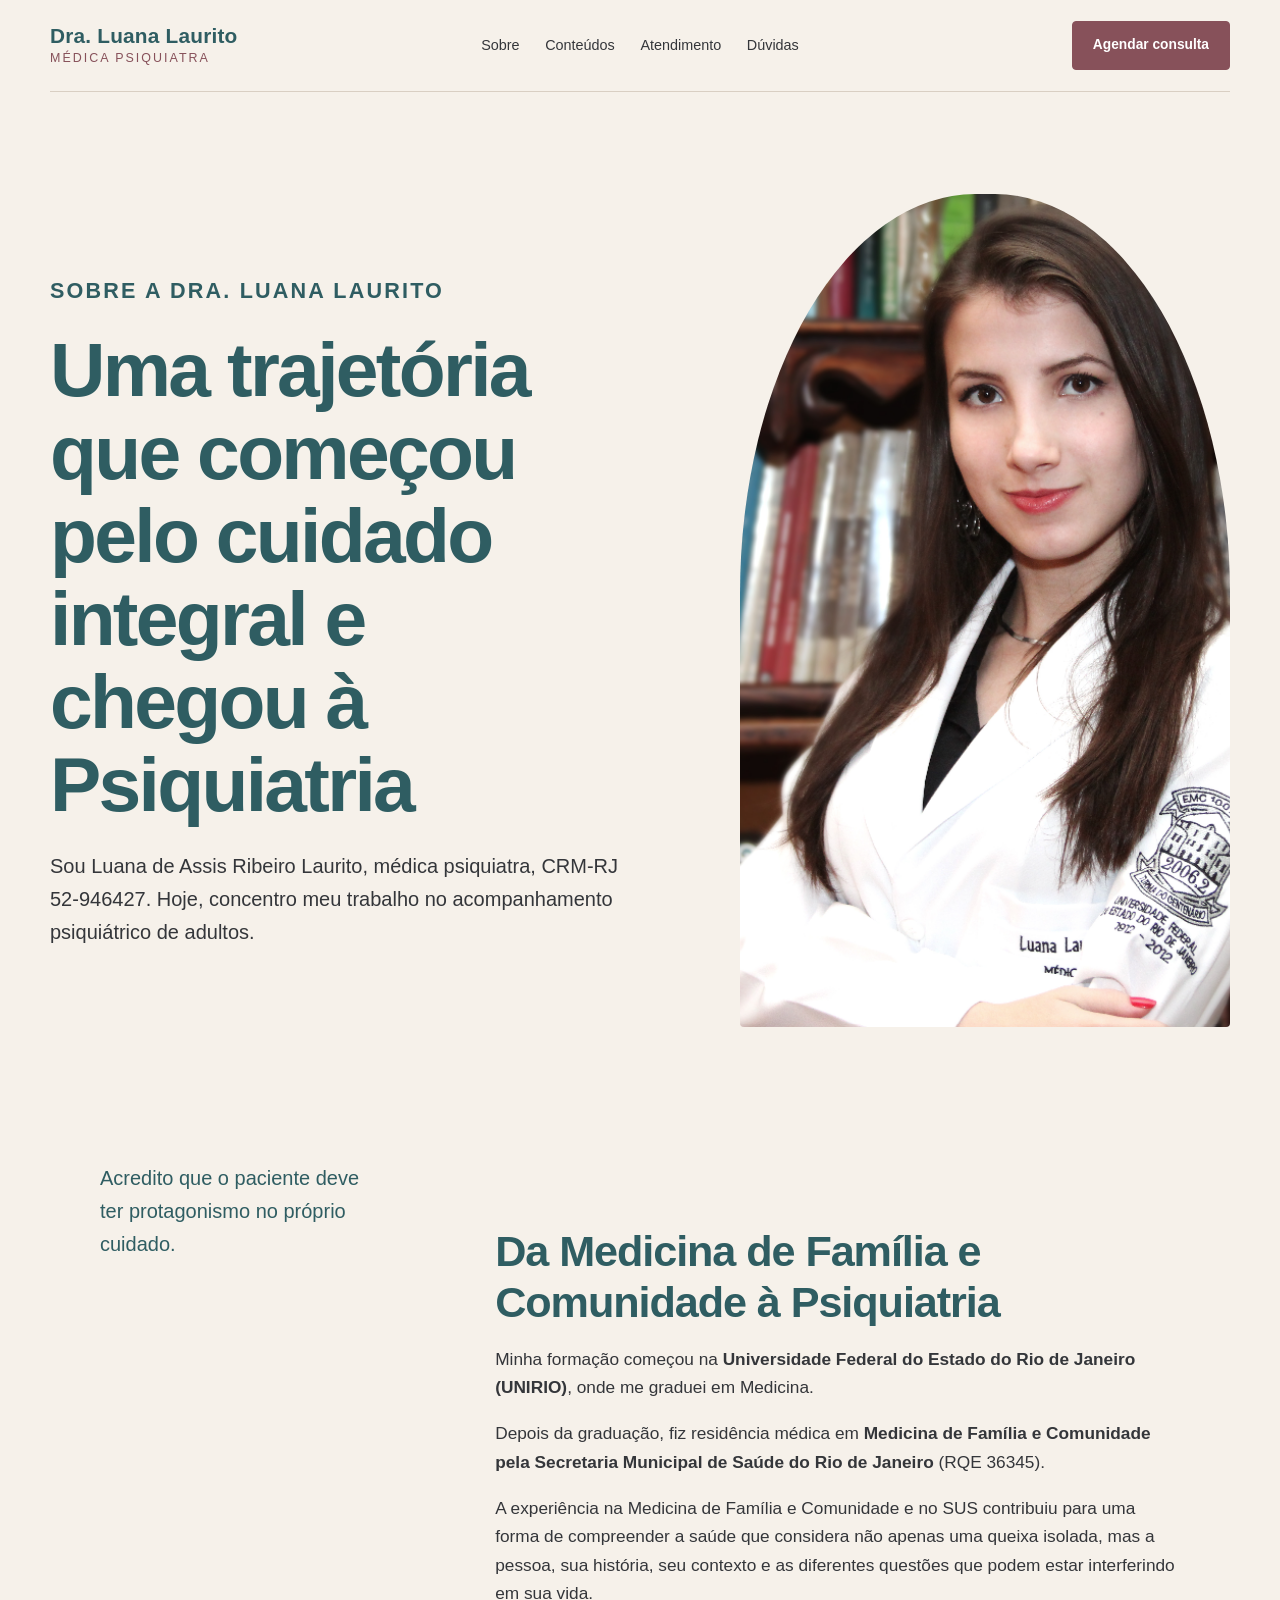
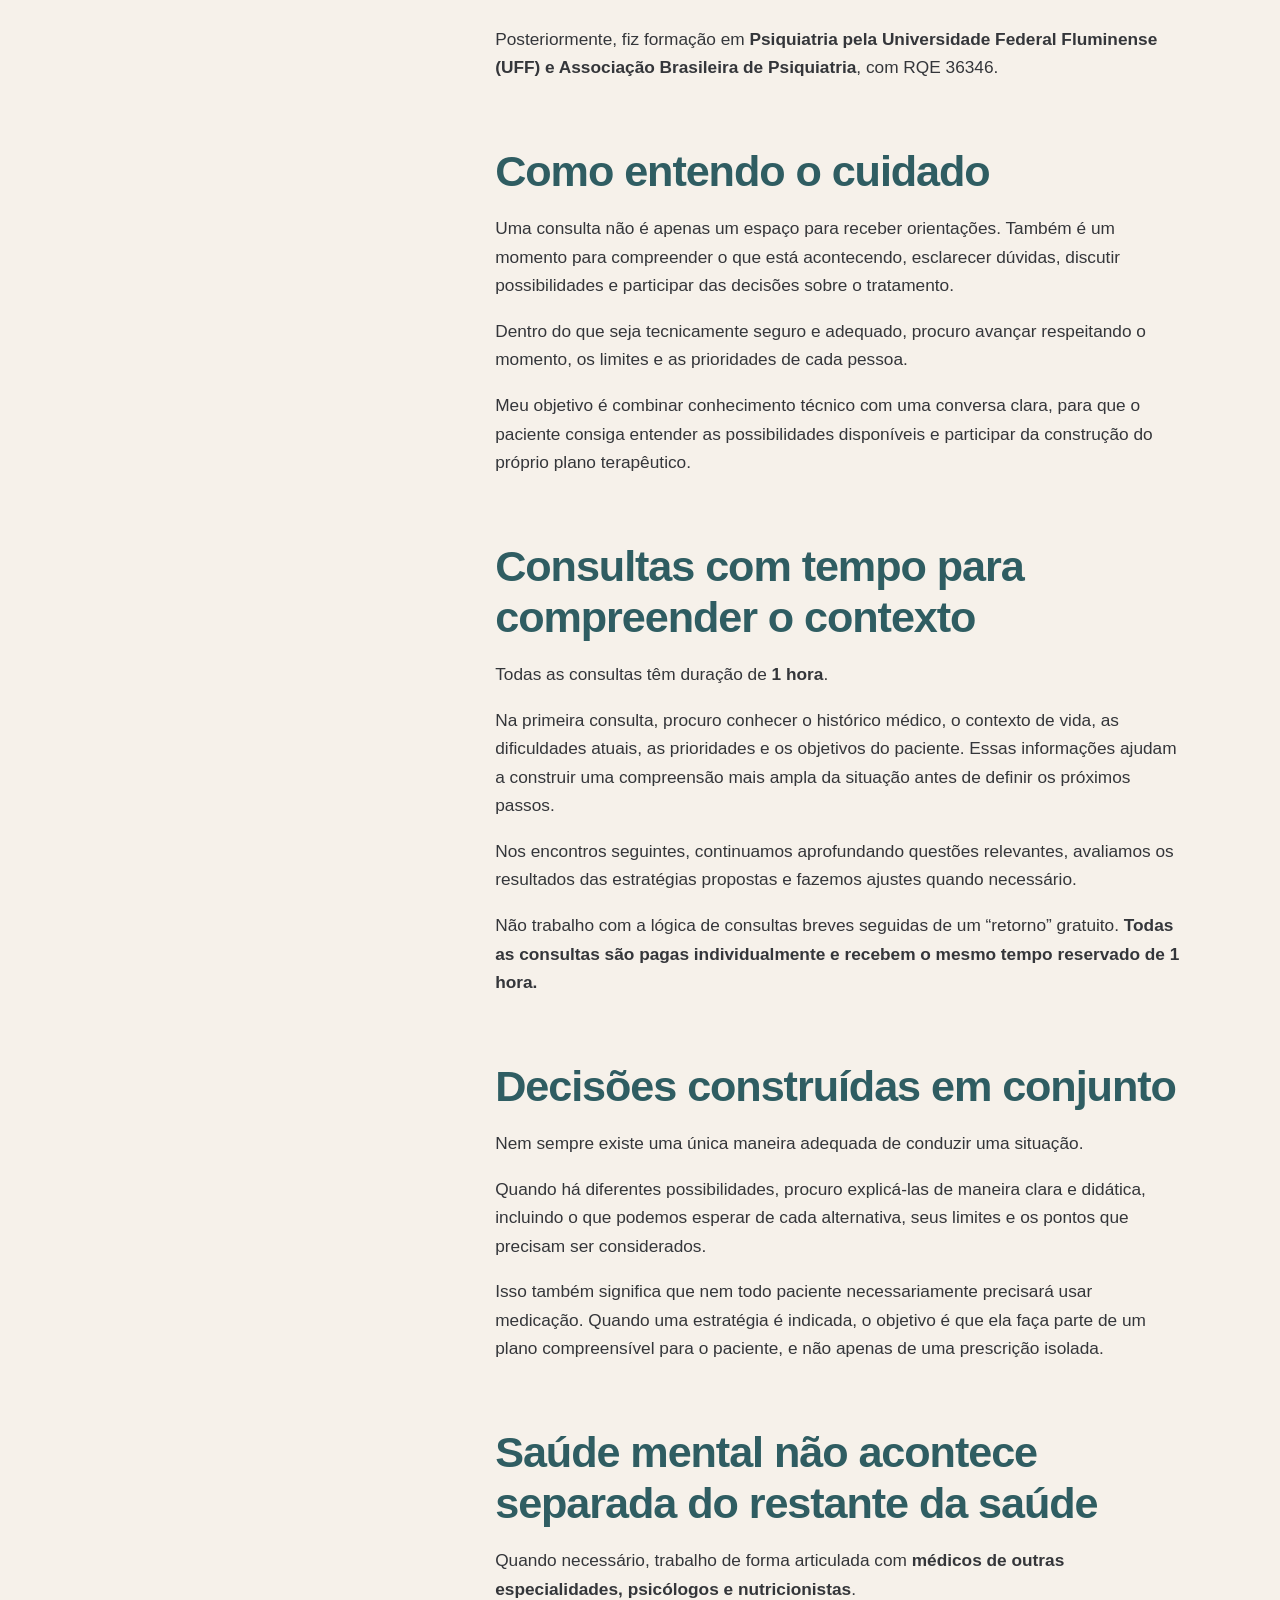
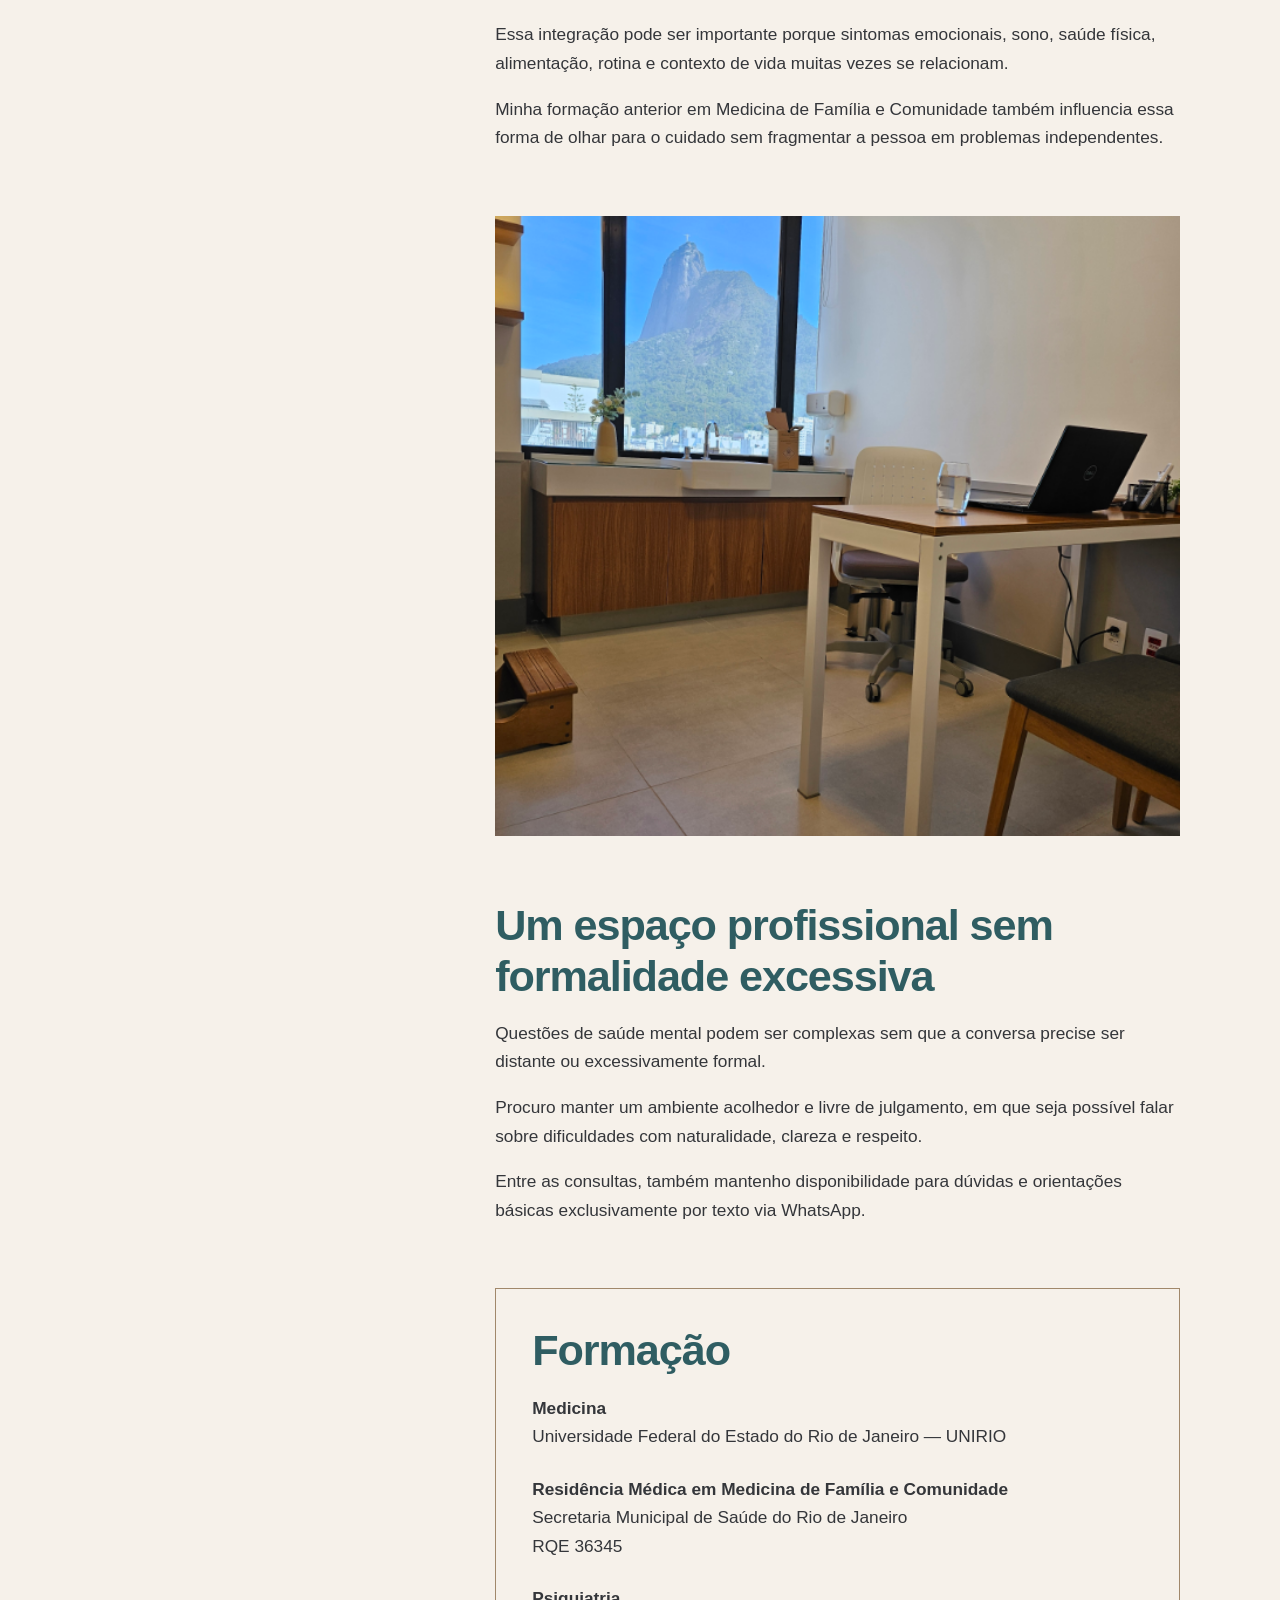
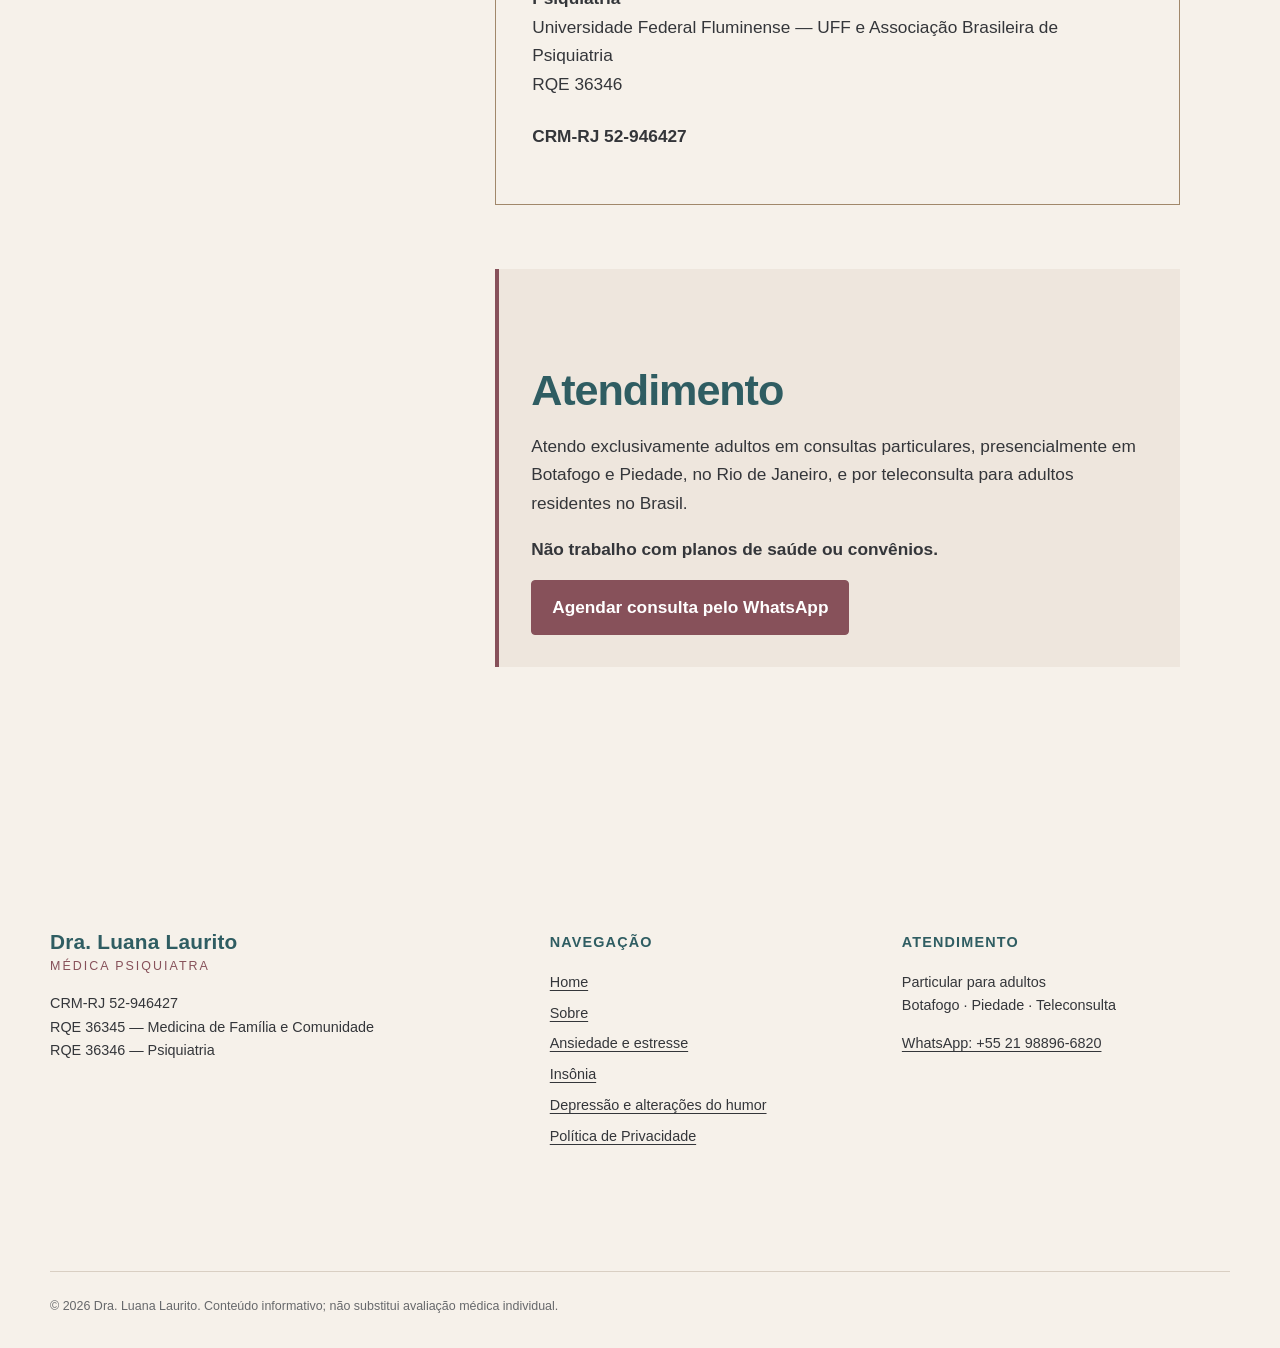
<file: sobre.html>
<!doctype html>
<html lang="pt-BR">
  <head>
    <meta charset="utf-8">
    <meta name="viewport" content="width=device-width, initial-scale=1">
    <meta name="robots" content="noindex, nofollow">
    <meta name="description" content="Conheça a trajetória, a formação e a forma de cuidar da Dra. Luana Laurito, médica psiquiatra no Rio de Janeiro.">
    <meta property="og:type" content="profile">
    <meta property="og:locale" content="pt_BR">
    <meta property="og:title" content="Sobre a Dra. Luana Laurito">
    <meta property="og:description" content="Uma trajetória que começou pelo cuidado integral e chegou à Psiquiatria.">
    <meta property="og:image" content="https://lualaurito.github.io/site-luana-laurito/assets/images/og.png">
    <meta property="og:image:width" content="1200">
    <meta property="og:image:height" content="630">
    <meta name="twitter:card" content="summary_large_image">
    <meta name="twitter:title" content="Sobre a Dra. Luana Laurito">
    <meta name="twitter:description" content="Uma trajetória que começou pelo cuidado integral e chegou à Psiquiatria.">
    <meta name="twitter:image" content="https://lualaurito.github.io/site-luana-laurito/assets/images/og.png">
    <title>Sobre a Dra. Luana Laurito | Médica psiquiatra</title>
    <link rel="stylesheet" href="assets/styles.css?v=12">
    <!-- Google Tag Manager -->
    <script>(function(w,d,s,l,i){w[l]=w[l]||[];w[l].push({'gtm.start':
    new Date().getTime(),event:'gtm.js'});var f=d.getElementsByTagName(s)[0],
    j=d.createElement(s),dl=l!='dataLayer'?'&l='+l:'';j.async=true;j.src=
    'https://www.googletagmanager.com/gtm.js?id='+i+dl;f.parentNode.insertBefore(j,f);
    })(window,document,'script','dataLayer','GTM-TZX97SRK');</script>
    <!-- End Google Tag Manager -->
  </head>
  <body>
    <!-- Google Tag Manager (noscript) -->
    <noscript><iframe src="https://www.googletagmanager.com/ns.html?id=GTM-TZX97SRK"
    height="0" width="0" style="display:none;visibility:hidden"></iframe></noscript>
    <!-- End Google Tag Manager (noscript) -->
    <a class="skip-link" href="#conteudo">Pular para o conteúdo</a>
    <header class="site-header">
      <a class="brand" href="index.html" aria-label="Dra. Luana Laurito — página inicial"><span>Dra. Luana Laurito</span><small>Médica psiquiatra</small></a>
      <button class="nav-toggle" type="button" aria-expanded="false" aria-controls="menu-principal"><span class="sr-only">Abrir menu</span><span aria-hidden="true"></span><span aria-hidden="true"></span></button>
      <nav id="menu-principal" aria-label="Navegação principal">
        <a href="sobre.html" aria-current="page">Sobre</a>
        <a href="index.html#conteudos">Conteúdos</a>
        <a href="index.html#atendimento">Atendimento</a>
        <a href="index.html#duvidas">Dúvidas</a>
      </nav>
      <a class="button button-small header-cta" href="https://wa.me/5521988966820?text=Ol%C3%A1%2C%20vim%20pelo%20site%20e%20gostaria%20de%20agendar%20uma%20consulta%20com%20a%20Dra.%20Luana%20Laurito." target="_blank" rel="noopener noreferrer">Agendar consulta</a>
    </header>

    <main id="conteudo">
      <section class="about-hero">
        <div>
          <p class="eyebrow">Sobre a Dra. Luana Laurito</p>
          <h1>Uma trajetória que começou pelo cuidado integral e chegou à Psiquiatria</h1>
          <p class="hero-lead">Sou Luana de Assis Ribeiro Laurito, médica psiquiatra, CRM-RJ 52-946427. Hoje, concentro meu trabalho no acompanhamento psiquiátrico de adultos.</p>
        </div>
        <figure>
          <img src="assets/images/dra-luana-laurito.png" alt="Dra. Luana Laurito" width="950" height="833">
        </figure>
      </section>

      <section class="about-page-grid">
        <aside>Acredito que o paciente deve ter protagonismo no próprio cuidado.</aside>
        <div class="article-body">
          <h2>Da Medicina de Família e Comunidade à Psiquiatria</h2>
          <p>Minha formação começou na <strong>Universidade Federal do Estado do Rio de Janeiro (UNIRIO)</strong>, onde me graduei em Medicina.</p>
          <p>Depois da graduação, fiz residência médica em <strong>Medicina de Família e Comunidade pela Secretaria Municipal de Saúde do Rio de Janeiro</strong> (RQE 36345).</p>
          <p>A experiência na Medicina de Família e Comunidade e no SUS contribuiu para uma forma de compreender a saúde que considera não apenas uma queixa isolada, mas a pessoa, sua história, seu contexto e as diferentes questões que podem estar interferindo em sua vida.</p>
          <p>Posteriormente, fiz formação em <strong>Psiquiatria pela Universidade Federal Fluminense (UFF) e Associação Brasileira de Psiquiatria</strong>, com RQE 36346.</p>

          <h2>Como entendo o cuidado</h2>
          <p>Uma consulta não é apenas um espaço para receber orientações. Também é um momento para compreender o que está acontecendo, esclarecer dúvidas, discutir possibilidades e participar das decisões sobre o tratamento.</p>
          <p>Dentro do que seja tecnicamente seguro e adequado, procuro avançar respeitando o momento, os limites e as prioridades de cada pessoa.</p>
          <p>Meu objetivo é combinar conhecimento técnico com uma conversa clara, para que o paciente consiga entender as possibilidades disponíveis e participar da construção do próprio plano terapêutico.</p>

          <h2>Consultas com tempo para compreender o contexto</h2>
          <p>Todas as consultas têm duração de <strong>1 hora</strong>.</p>
          <p>Na primeira consulta, procuro conhecer o histórico médico, o contexto de vida, as dificuldades atuais, as prioridades e os objetivos do paciente. Essas informações ajudam a construir uma compreensão mais ampla da situação antes de definir os próximos passos.</p>
          <p>Nos encontros seguintes, continuamos aprofundando questões relevantes, avaliamos os resultados das estratégias propostas e fazemos ajustes quando necessário.</p>
          <p>Não trabalho com a lógica de consultas breves seguidas de um “retorno” gratuito. <strong>Todas as consultas são pagas individualmente e recebem o mesmo tempo reservado de 1 hora.</strong></p>

          <h2>Decisões construídas em conjunto</h2>
          <p>Nem sempre existe uma única maneira adequada de conduzir uma situação.</p>
          <p>Quando há diferentes possibilidades, procuro explicá-las de maneira clara e didática, incluindo o que podemos esperar de cada alternativa, seus limites e os pontos que precisam ser considerados.</p>
          <p>Isso também significa que nem todo paciente necessariamente precisará usar medicação. Quando uma estratégia é indicada, o objetivo é que ela faça parte de um plano compreensível para o paciente, e não apenas de uma prescrição isolada.</p>

          <h2>Saúde mental não acontece separada do restante da saúde</h2>
          <p>Quando necessário, trabalho de forma articulada com <strong>médicos de outras especialidades, psicólogos e nutricionistas</strong>.</p>
          <p>Essa integração pode ser importante porque sintomas emocionais, sono, saúde física, alimentação, rotina e contexto de vida muitas vezes se relacionam.</p>
          <p>Minha formação anterior em Medicina de Família e Comunidade também influencia essa forma de olhar para o cuidado sem fragmentar a pessoa em problemas independentes.</p>

          <figure class="about-inline-image">
            <img src="assets/images/consultorio-botafogo.png" alt="Consultório da Dra. Luana Laurito em Botafogo" width="585" height="781" loading="lazy">
          </figure>

          <h2>Um espaço profissional sem formalidade excessiva</h2>
          <p>Questões de saúde mental podem ser complexas sem que a conversa precise ser distante ou excessivamente formal.</p>
          <p>Procuro manter um ambiente acolhedor e livre de julgamento, em que seja possível falar sobre dificuldades com naturalidade, clareza e respeito.</p>
          <p>Entre as consultas, também mantenho disponibilidade para dúvidas e orientações básicas exclusivamente por texto via WhatsApp.</p>

          <div class="credentials">
            <h2>Formação</h2>
            <p><strong>Medicina</strong><br>Universidade Federal do Estado do Rio de Janeiro — UNIRIO</p>
            <p><strong>Residência Médica em Medicina de Família e Comunidade</strong><br>Secretaria Municipal de Saúde do Rio de Janeiro<br>RQE 36345</p>
            <p><strong>Psiquiatria</strong><br>Universidade Federal Fluminense — UFF e Associação Brasileira de Psiquiatria<br>RQE 36346</p>
            <p><strong>CRM-RJ 52-946427</strong></p>
          </div>

          <div class="article-cta">
            <h2>Atendimento</h2>
            <p>Atendo exclusivamente adultos em consultas particulares, presencialmente em Botafogo e Piedade, no Rio de Janeiro, e por teleconsulta para adultos residentes no Brasil.</p>
            <p><strong>Não trabalho com planos de saúde ou convênios.</strong></p>
            <a class="button" href="https://wa.me/5521988966820?text=Ol%C3%A1%2C%20vim%20pelo%20site%20e%20gostaria%20de%20agendar%20uma%20consulta%20com%20a%20Dra.%20Luana%20Laurito." target="_blank" rel="noopener noreferrer">Agendar consulta pelo WhatsApp</a>
          </div>
        </div>
      </section>
    </main>

    <footer class="site-footer">
      <div class="footer-identity"><a class="brand" href="index.html"><span>Dra. Luana Laurito</span><small>Médica psiquiatra</small></a><p>CRM-RJ 52-946427<br>RQE 36345 — Medicina de Família e Comunidade<br>RQE 36346 — Psiquiatria</p></div>
      <div><h2>Navegação</h2><ul><li><a href="index.html">Home</a></li><li><a href="sobre.html">Sobre</a></li><li><a href="ansiedade-estresse.html">Ansiedade e estresse</a></li><li><a href="insonia.html">Insônia</a></li><li><a href="depressao-humor.html">Depressão e alterações do humor</a></li><li><a href="politica-de-privacidade.html">Política de Privacidade</a></li></ul></div>
      <div><h2>Atendimento</h2><p>Particular para adultos<br>Botafogo · Piedade · Teleconsulta</p><a href="https://wa.me/5521988966820?text=Ol%C3%A1%2C%20vim%20pelo%20site%20e%20gostaria%20de%20agendar%20uma%20consulta%20com%20a%20Dra.%20Luana%20Laurito." target="_blank" rel="noopener noreferrer">WhatsApp: +55 21 98896-6820</a></div>
      <p class="footer-note">© <span data-current-year>2026</span> Dra. Luana Laurito. Conteúdo informativo; não substitui avaliação médica individual.</p>
    </footer>
    <script src="assets/site.js?v=1" defer></script>
  </body>
</html>
</file>
<file: assets/styles.css>
:root {
  --cream: #f6f1ea;
  --paper: #fffdf9;
  --graphite: #34363a;
  --petrol: #2f5d62;
  --mauve: #87515a;
  --brass: #a1886b;
  --line: #d9cfc3;
  --max: 1180px;
}

* { box-sizing: border-box; }
html { scroll-behavior: smooth; }
body {
  margin: 0;
  color: var(--graphite);
  background: var(--cream);
  font-family: Inter, Aptos, "Segoe UI", sans-serif;
  line-height: 1.65;
}
a { color: inherit; }
.sr-only {
  position: absolute;
  width: 1px;
  height: 1px;
  padding: 0;
  margin: -1px;
  overflow: hidden;
  clip: rect(0, 0, 0, 0);
  white-space: nowrap;
  border: 0;
}
.skip-link {
  position: fixed;
  z-index: 100;
  top: 0.75rem;
  left: 0.75rem;
  padding: 0.7rem 1rem;
  transform: translateY(-180%);
  background: var(--graphite);
  color: white;
}
.skip-link:focus { transform: translateY(0); }
.site-header {
  width: min(var(--max), calc(100% - 2.5rem));
  min-height: 92px;
  margin: 0 auto;
  display: grid;
  grid-template-columns: 1fr auto 1fr;
  align-items: center;
  gap: 2rem;
  border-bottom: 1px solid var(--line);
}
.brand {
  justify-self: start;
  color: var(--petrol);
  text-decoration: none;
  line-height: 1.1;
}
.brand span { display: block; font-size: 1.3rem; font-weight: 700; letter-spacing: 0.01em; }
.brand small { color: var(--mauve); font-size: 0.78rem; text-transform: uppercase; letter-spacing: 0.16em; }
nav { display: flex; gap: 1.6rem; font-size: 0.9rem; }
nav a { text-decoration: none; }
nav a:hover, nav a:focus-visible { color: var(--mauve); }
.nav-toggle { display: none; }
.button {
  display: inline-flex;
  align-items: center;
  justify-content: center;
  min-height: 50px;
  padding: 0.75rem 1.25rem;
  border: 1px solid var(--mauve);
  border-radius: 4px;
  background: var(--mauve);
  color: white;
  font-weight: 700;
  text-decoration: none;
  transition: background 160ms ease, color 160ms ease;
}
.button:hover, .button:focus-visible { background: #71434b; }
.button-small { min-height: 42px; justify-self: end; font-size: 0.86rem; }
.hero {
  width: min(var(--max), calc(100% - 2.5rem));
  min-height: calc(100vh - 92px);
  margin: 0 auto;
  display: grid;
  grid-template-columns: minmax(0, 1.12fr) minmax(320px, 0.88fr);
  align-items: center;
  gap: clamp(3rem, 8vw, 7rem);
  padding: clamp(4rem, 8vw, 7rem) 0;
}
.eyebrow {
  margin: 0 0 1.25rem;
  color: var(--petrol);
  font-size: clamp(1.12rem, 1.7vw, 1.35rem);
  font-weight: 800;
  letter-spacing: 0.1em;
  text-transform: uppercase;
}
h1 {
  max-width: 780px;
  margin: 0;
  color: var(--petrol);
  font-family: Inter, Aptos, "Segoe UI", sans-serif;
  font-size: clamp(2.05rem, 3.5vw, 3.35rem);
  font-weight: 700;
  line-height: 1.08;
  letter-spacing: -0.035em;
  text-wrap: balance;
}
.hero .eyebrow {
  margin: 1.15rem 0 0;
  font-size: clamp(0.72rem, 0.9vw, 0.82rem);
  letter-spacing: 0.11em;
}
.hero-lead { max-width: 680px; margin: 1.5rem 0 0; font-size: clamp(1.05rem, 1.7vw, 1.25rem); }
.notice { margin: 1rem 0 0; color: var(--mauve); font-weight: 800; }
.hero-actions { display: flex; align-items: flex-end; gap: 1.25rem; margin-top: 2rem; }
.hero-primary-action { display: flex; flex-direction: column; align-items: flex-start; gap: 0.45rem; }
.hero-primary-action .button { width: 100%; }
.payment-note {
  margin: 0;
  color: var(--petrol);
  font-size: 0.68rem;
  font-weight: 800;
  letter-spacing: 0.12em;
  line-height: 1.35;
  text-transform: uppercase;
  white-space: nowrap;
}
.text-link { color: var(--petrol); font-weight: 700; text-underline-offset: 0.25rem; }
.hero-portrait { margin: 0; }
.hero-portrait img {
  display: block;
  width: 100%;
  aspect-ratio: 4 / 5;
  object-fit: cover;
  object-position: 50% 32%;
  border-radius: 0;
  filter: saturate(0.86) contrast(0.96);
}

.section {
  width: min(var(--max), calc(100% - 2.5rem));
  margin: 0 auto;
  padding: clamp(3rem, 5vw, 4.5rem) 0;
}

.section-heading {
  display: grid;
  grid-template-columns: minmax(180px, 0.42fr) minmax(0, 1fr);
  align-items: start;
  gap: clamp(2rem, 5vw, 4rem);
  margin-bottom: clamp(2rem, 3.5vw, 3rem);
}

.section-heading .eyebrow { margin-top: 0.7rem; }
.section-heading h2, .care-statement h2, .about-copy h2, .final-cta h2 {
  max-width: 880px;
  margin: 0;
  color: var(--petrol);
  font-size: clamp(2.15rem, 4.4vw, 4.35rem);
  line-height: 1.08;
  letter-spacing: -0.04em;
  text-wrap: balance;
}

.section-heading.centered {
  display: block;
  max-width: 820px;
  margin-right: auto;
  margin-left: auto;
  text-align: center;
}
.section-heading.centered .eyebrow { margin-top: 0; }
.section-heading.centered p:last-child { max-width: 620px; margin: 1.25rem auto 0; }

.intro-band {
  display: grid;
  grid-template-columns: minmax(240px, 0.75fr) minmax(0, 1.25fr);
  gap: clamp(2.5rem, 6vw, 5rem);
  border-top: 1px solid var(--line);
}
.intro-band .section-heading { display: block; margin: 0; }
.intro-band .section-heading h2 { font-size: clamp(2.2rem, 4vw, 3.85rem); }
.intro-band .eyebrow {
  font-size: clamp(1.12rem, 1.7vw, 1.35rem);
  white-space: nowrap;
}
.prose { font-size: 1.05rem; }
.prose p:first-child { margin-top: 0; }
.prose p:last-child { margin-bottom: 0; }
.lead-prose > p:first-child { font-size: 1.25rem; }
.symptom-list {
  display: grid;
  grid-template-columns: repeat(2, minmax(0, 1fr));
  gap: 0;
  padding: 0;
  margin: 2.25rem 0;
  list-style: none;
  border-top: 1px solid var(--line);
}
.symptom-list li {
  position: relative;
  padding: 1rem 1rem 1rem 1.4rem;
  border-bottom: 1px solid var(--line);
}
.symptom-list li::before {
  content: "";
  position: absolute;
  top: 1.75rem;
  left: 0;
  width: 5px;
  height: 5px;
  border-radius: 50%;
  background: var(--mauve);
}

.process-section {
  width: 100%;
  max-width: none;
  padding-right: max(1.25rem, calc((100vw - var(--max)) / 2));
  padding-left: max(1.25rem, calc((100vw - var(--max)) / 2));
  background: var(--petrol);
  color: #f8f5ef;
}
.process-section .section-heading h2, .process-section .eyebrow { color: #f6f1ea; }
.process-section .eyebrow { opacity: 1; }
.process-grid {
  display: grid;
  grid-template-columns: repeat(3, minmax(0, 1fr));
  border-top: 1px solid rgba(255,255,255,0.28);
}
.process-grid article {
  min-height: 410px;
  padding: 2rem clamp(1rem, 3vw, 2.75rem) 1rem;
  border-right: 1px solid rgba(255,255,255,0.22);
}
.process-grid article:first-child { padding-left: 0; }
.process-grid article:last-child { padding-right: 0; border-right: 0; }
.step-number { display: block; margin-bottom: 4rem; color: #d6c09e; font-size: 0.78rem; letter-spacing: 0.12em; }
.process-grid h3 { margin: 0 0 1.25rem; color: white; font-size: clamp(1.3rem, 2.2vw, 1.45rem); line-height: 1.3; }
.process-grid p { color: rgba(255,255,255,0.84); }
.process-grid .text-link { color: white; }

.care-section {
  padding-top: clamp(3rem, 5vw, 4.5rem);
  padding-bottom: clamp(3rem, 5vw, 4.5rem);
}
.care-statement {
  max-width: 960px;
  padding-bottom: clamp(1.75rem, 3vw, 2.5rem);
  border-bottom: 1px solid var(--brass);
}
.two-columns {
  display: grid;
  grid-template-columns: repeat(2, minmax(0, 1fr));
  gap: clamp(2.5rem, 6vw, 5rem);
  margin-top: clamp(2rem, 3.5vw, 3rem);
}
.two-columns h3 { margin: 2.25rem 0 0.7rem; color: var(--petrol); font-size: 1.35rem; }

.content-section {
  padding-top: clamp(3rem, 5vw, 4.5rem);
  border-top: 1px solid var(--line);
}
.content-section .eyebrow { white-space: nowrap; }
.content-grid {
  display: grid;
  grid-template-columns: repeat(3, minmax(0, 1fr));
  border-top: 1px solid var(--brass);
}
.content-card {
  min-height: 385px;
  display: flex;
  flex-direction: column;
  padding: 2rem clamp(1rem, 3vw, 2.4rem) 0;
  border-right: 1px solid var(--line);
}
.content-card:first-child { padding-left: 0; }
.content-card:last-child { padding-right: 0; border-right: 0; }
.content-card > span { color: var(--brass); font-size: 0.78rem; letter-spacing: 0.12em; }
.content-card h3 { margin: 2.75rem 0 1rem; color: var(--petrol); font-size: clamp(1.3rem, 2.2vw, 1.45rem); line-height: 1.35; }
.content-card p { margin-top: 0; }
.content-card a { margin-top: auto; color: var(--mauve); font-weight: 800; text-underline-offset: 0.25rem; }

.about-preview {
  width: 100%;
  max-width: none;
  display: flex;
  flex-direction: column;
  gap: clamp(2rem, 4vw, 3.5rem);
  align-items: center;
  padding-right: max(1.25rem, calc((100vw - var(--max)) / 2));
  padding-left: max(1.25rem, calc((100vw - var(--max)) / 2));
  background: #e9e0d4;
}
.office-image { width: min(100%, 720px); }
.office-image img {
  display: block;
  width: 100%;
  max-height: 720px;
  object-fit: cover;
  border-radius: 2px;
}
.about-copy { width: min(100%, 720px); }
.about-copy p { font-size: clamp(1.1rem, 1.4vw, 1.2rem); line-height: 1.75; }
.about-copy .eyebrow { font-size: clamp(1.2rem, 1.7vw, 1.4rem); }
.button-secondary { margin-top: 1.25rem; background: transparent; color: var(--mauve); }
.button-secondary:hover, .button-secondary:focus-visible { background: var(--mauve); color: white; }

.testimonials-section { border-top: 1px solid var(--line); }
.testimonials-section .section-heading { display: block; }
.testimonials-grid {
  display: grid;
  grid-template-columns: repeat(2, minmax(0, 1fr));
  gap: clamp(1.25rem, 3vw, 2rem);
  align-items: start;
}
.testimonial-card {
  display: flex;
  flex-direction: column;
  padding: clamp(1.25rem, 2.3vw, 1.75rem);
  border: 1px solid var(--line);
  border-radius: 14px;
  background: #fffdfa;
}
.testimonial-header {
  display: flex;
  align-items: center;
  justify-content: space-between;
  gap: 1rem;
}
.testimonial-author { display: flex; align-items: center; gap: 0.75rem; color: var(--petrol); }
.testimonial-avatar {
  width: 2.25rem;
  height: 2.25rem;
  display: grid;
  place-items: center;
  flex: 0 0 auto;
  border-radius: 50%;
  background: #c9dfd9;
  font-weight: 800;
}
.testimonial-stars { color: var(--brass); font-size: 1.05rem; letter-spacing: 0.08em; white-space: nowrap; }
.testimonial-card blockquote { margin: 1.15rem 0 0.9rem; }
.testimonial-card blockquote p { margin: 0; font-size: clamp(1.05rem, 1.5vw, 1.18rem); line-height: 1.7; }
.testimonial-meta { margin: 0.5rem 0 0; color: #675f59; font-size: 0.82rem; }
.testimonials-more {
  margin-top: 1.5rem;
  display: flex;
  flex-direction: column;
  align-items: flex-end;
  gap: 0.6rem;
  text-align: right;
}
.testimonials-more .text-link { font-size: 0.92rem; }

.locations-grid {
  display: grid;
  grid-template-columns: repeat(3, minmax(0, 1fr));
  border-top: 1px solid var(--line);
  border-bottom: 1px solid var(--line);
}
.locations-section .section-heading h2 {
  font-size: clamp(2rem, 3.6vw, 3.4rem);
}
.locations-grid article { padding: 2.5rem clamp(1rem, 3vw, 2.5rem); border-right: 1px solid var(--line); }
.locations-grid article:first-child { padding-left: 0; }
.locations-grid article:last-child { padding-right: 0; border-right: 0; }
.location-type { margin: 0 0 2.5rem; color: var(--mauve); font-size: 0.74rem; font-weight: 800; letter-spacing: 0.12em; text-transform: uppercase; }
.locations-grid h3 { margin: 0 0 0.75rem; color: var(--petrol); font-size: clamp(1.35rem, 2.4vw, 1.55rem); }
.locations-grid address { font-style: normal; }
.centered-action { margin-top: 3rem; text-align: center; }

.faq-section { border-top: 1px solid var(--line); }
.faq-section .section-heading { display: block; margin-bottom: clamp(2rem, 3.5vw, 3rem); }
.faq-section .eyebrow { white-space: nowrap; }
.faq-list { max-width: 880px; margin-left: auto; }
.faq-list details { border-top: 1px solid var(--line); }
.faq-list details:last-child { border-bottom: 1px solid var(--line); }
.faq-list summary {
  position: relative;
  padding: 1.6rem 3rem 1.6rem 0;
  color: var(--petrol);
  font-size: 1.15rem;
  font-weight: 750;
  cursor: pointer;
  list-style: none;
}
.faq-list summary::-webkit-details-marker { display: none; }
.faq-list summary::after {
  content: "+";
  position: absolute;
  top: 1.35rem;
  right: 0;
  color: var(--mauve);
  font-size: 1.6rem;
  font-weight: 400;
}
.faq-list details[open] summary::after { content: "−"; }
.faq-list details p { max-width: 720px; margin: 0; padding: 0 3rem 1.6rem 0; }

.final-cta {
  width: 100%;
  padding: clamp(5rem, 10vw, 9rem) max(1.25rem, calc((100vw - 980px) / 2));
  background: var(--mauve);
  color: white;
  text-align: center;
}
.final-cta .eyebrow, .final-cta h2 { color: white; }
.final-cta p { max-width: 650px; margin: 1.5rem auto 2.25rem; font-size: 1.1rem; }
.button-light { border-color: white; background: white; color: var(--mauve); }
.button-light:hover, .button-light:focus-visible { background: transparent; color: white; }

.site-footer {
  width: min(var(--max), calc(100% - 2.5rem));
  display: grid;
  grid-template-columns: 1.25fr 0.8fr 1fr;
  gap: clamp(2.5rem, 7vw, 6rem);
  margin: 0 auto;
  padding: 5rem 0 2rem;
  font-size: 0.9rem;
}
.site-footer h2 { margin: 0 0 1rem; color: var(--petrol); font-size: 0.9rem; letter-spacing: 0.08em; text-transform: uppercase; }
.site-footer ul { padding: 0; margin: 0; list-style: none; }
.site-footer li + li { margin-top: 0.45rem; }
.site-footer a { text-underline-offset: 0.2rem; }
.footer-note {
  grid-column: 1 / -1;
  margin: 2rem 0 0;
  padding-top: 1.5rem;
  border-top: 1px solid var(--line);
  color: #66686b;
  font-size: 0.78rem;
}

/* Internal pages */
.inner-hero {
  width: min(980px, calc(100% - 2.5rem));
  margin: 0 auto;
  padding: clamp(5rem, 10vw, 9rem) 0 clamp(4rem, 7vw, 6rem);
  text-align: center;
}
.inner-hero .eyebrow { margin-bottom: 1.5rem; }
.inner-hero h1 { margin: 0 auto; font-size: clamp(2.7rem, 6.5vw, 5.4rem); }
.inner-hero .hero-lead { margin-right: auto; margin-left: auto; }
.article-layout {
  width: min(1080px, calc(100% - 2.5rem));
  display: grid;
  grid-template-columns: 220px minmax(0, 720px);
  gap: clamp(3rem, 9vw, 8rem);
  margin: 0 auto;
  padding: 0 0 clamp(5rem, 10vw, 9rem);
}
.article-aside { position: sticky; top: 2rem; align-self: start; padding-top: 0.5rem; }
.article-aside p { margin: 0 0 1.5rem; color: var(--petrol); font-size: 0.78rem; font-weight: 800; letter-spacing: 0.1em; text-transform: uppercase; }
.article-aside a { display: block; color: var(--mauve); font-weight: 750; text-underline-offset: 0.2rem; }
.article-body { font-size: 1.08rem; }
.article-body > p:first-child { margin-top: 0; font-size: 1.28rem; }
.article-body h2 { margin: 4rem 0 1rem; color: var(--petrol); font-size: clamp(1.8rem, 3.4vw, 2.7rem); line-height: 1.18; letter-spacing: -0.025em; }
.article-body h3 { margin: 2.5rem 0 0.75rem; color: var(--petrol); font-size: 1.35rem; }
.article-body ul { padding-left: 1.25rem; }
.article-body li + li { margin-top: 0.45rem; }
.article-cta {
  margin: 3.5rem 0;
  padding: 2rem;
  border-left: 4px solid var(--mauve);
  background: #eee6dd;
}
.article-cta p { margin-top: 0; }
.article-sources {
  margin-top: 4rem;
  padding-top: 2rem;
  border-top: 1px solid var(--line);
  font-size: 0.9rem;
}
.article-sources h2 { margin-top: 0; font-size: 1.2rem; }
.article-sources a { color: var(--petrol); }

.about-hero {
  width: min(var(--max), calc(100% - 2.5rem));
  display: grid;
  grid-template-columns: minmax(0, 1.08fr) minmax(320px, 0.92fr);
  gap: clamp(3rem, 9vw, 8rem);
  align-items: center;
  margin: 0 auto;
  padding: clamp(4rem, 8vw, 7rem) 0;
}
.about-hero h1 { font-size: clamp(2.8rem, 6vw, 5.3rem); }
.about-hero figure { margin: 0; }
.about-hero img { display: block; width: 100%; aspect-ratio: 4 / 5; object-fit: cover; object-position: 50% 32%; border-radius: 48% 48% 4px 4px; }
.about-page-grid {
  width: min(1080px, calc(100% - 2.5rem));
  display: grid;
  grid-template-columns: 280px minmax(0, 700px);
  gap: clamp(3rem, 9vw, 8rem);
  margin: 0 auto;
  padding: 2rem 0 clamp(5rem, 10vw, 9rem);
}
.about-page-grid aside { color: var(--petrol); font-size: 1.25rem; }
.credentials { margin: 4rem 0; padding: 2.25rem; border: 1px solid var(--brass); }
.credentials h2 { margin-top: 0; }
.credentials p + p { margin-top: 1.5rem; }
.about-inline-image { margin: 4rem 0; }
.about-inline-image img { display: block; width: 100%; max-height: 620px; object-fit: cover; }

.legal-page {
  width: min(820px, calc(100% - 2.5rem));
  margin: 0 auto;
  padding: clamp(4rem, 8vw, 7rem) 0 clamp(5rem, 10vw, 9rem);
}
.legal-page h1 { font-size: clamp(2.7rem, 6vw, 4.8rem); }
.legal-page h2 { margin-top: 3rem; color: var(--petrol); font-size: 1.75rem; }
.legal-page .updated { color: #68696b; }

.error-page {
  min-height: calc(100vh - 92px);
  width: min(900px, calc(100% - 2.5rem));
  display: grid;
  align-content: center;
  justify-items: start;
  margin: 0 auto;
  padding: 4rem 0;
}
.error-code { margin: 0; color: var(--brass); font-size: 0.85rem; font-weight: 800; letter-spacing: 0.14em; text-transform: uppercase; }
.error-page h1 { margin-top: 1rem; }
.error-page p { max-width: 620px; font-size: 1.15rem; }
.error-actions { display: flex; flex-wrap: wrap; gap: 1rem; margin-top: 1rem; }

:focus-visible { outline: 3px solid #c47a88; outline-offset: 3px; }
@media (max-width: 860px) {
  .site-header { position: relative; grid-template-columns: 1fr auto auto; min-height: 78px; gap: 1rem; }
  .nav-toggle {
    display: grid;
    width: 42px;
    height: 42px;
    place-content: center;
    gap: 6px;
    border: 0;
    background: transparent;
    color: var(--petrol);
    cursor: pointer;
  }
  .nav-toggle span:not(.sr-only) { display: block; width: 23px; height: 2px; background: currentColor; }
  nav {
    position: absolute;
    z-index: 20;
    top: 78px;
    right: 0;
    left: 0;
    display: none;
    padding: 1.25rem;
    border: 1px solid var(--line);
    background: var(--cream);
    flex-direction: column;
  }
  nav.is-open { display: flex; }
  .hero { grid-template-columns: 1fr; min-height: auto; gap: 2.5rem; padding-top: 3.5rem; }
  h1 { font-size: clamp(2.65rem, 12vw, 4.5rem); }
  .hero h1 { font-size: clamp(2.15rem, 9vw, 3.25rem); }
  .intro-band, .about-hero, .about-page-grid { grid-template-columns: 1fr; }
  .process-grid, .content-grid, .testimonials-grid, .locations-grid { grid-template-columns: 1fr; }
  .process-grid article, .content-card, .locations-grid article {
    min-height: auto;
    padding: 2.25rem 0;
    border-right: 0;
    border-bottom: 1px solid rgba(255,255,255,0.22);
  }
  .content-card, .locations-grid article { border-bottom-color: var(--line); }
  .process-grid article:last-child, .content-card:last-child, .locations-grid article:last-child { border-bottom: 0; }
  .step-number { margin-bottom: 2.25rem; }
  .content-card h3 { margin-top: 1.5rem; }
  .content-card a { margin-top: 1.5rem; }
  .article-layout { grid-template-columns: 1fr; }
  .article-aside { position: static; padding: 1.5rem; border: 1px solid var(--line); }
  .site-footer { grid-template-columns: repeat(2, minmax(0, 1fr)); }
  .footer-identity { grid-column: 1 / -1; }
}
@media (max-width: 540px) {
  .site-header { width: min(100% - 1.5rem, var(--max)); }
  .header-cta { display: none; }
  .hero { width: min(100% - 1.5rem, var(--max)); padding-top: 2.75rem; }
  .hero-actions { align-items: stretch; flex-direction: column; }
  .hero-primary-action { align-items: stretch; }
  .payment-note { text-align: center; white-space: normal; }
  .button { width: 100%; }
  .text-link { text-align: center; }
  .section, .inner-hero, .article-layout, .about-hero, .about-page-grid, .legal-page, .site-footer, .error-page {
    width: min(100% - 1.5rem, var(--max));
  }
  .section-heading { display: block; }
  .section-heading .eyebrow { margin-top: 0; }
  .symptom-list, .two-columns { grid-template-columns: 1fr; }
  .site-footer { grid-template-columns: 1fr; }
  .footer-identity { grid-column: auto; }
  .error-actions { width: 100%; flex-direction: column; }
}
@media (prefers-reduced-motion: reduce) {
  html { scroll-behavior: auto; }
  *, *::before, *::after { transition-duration: 0.01ms !important; }
}
</file>
